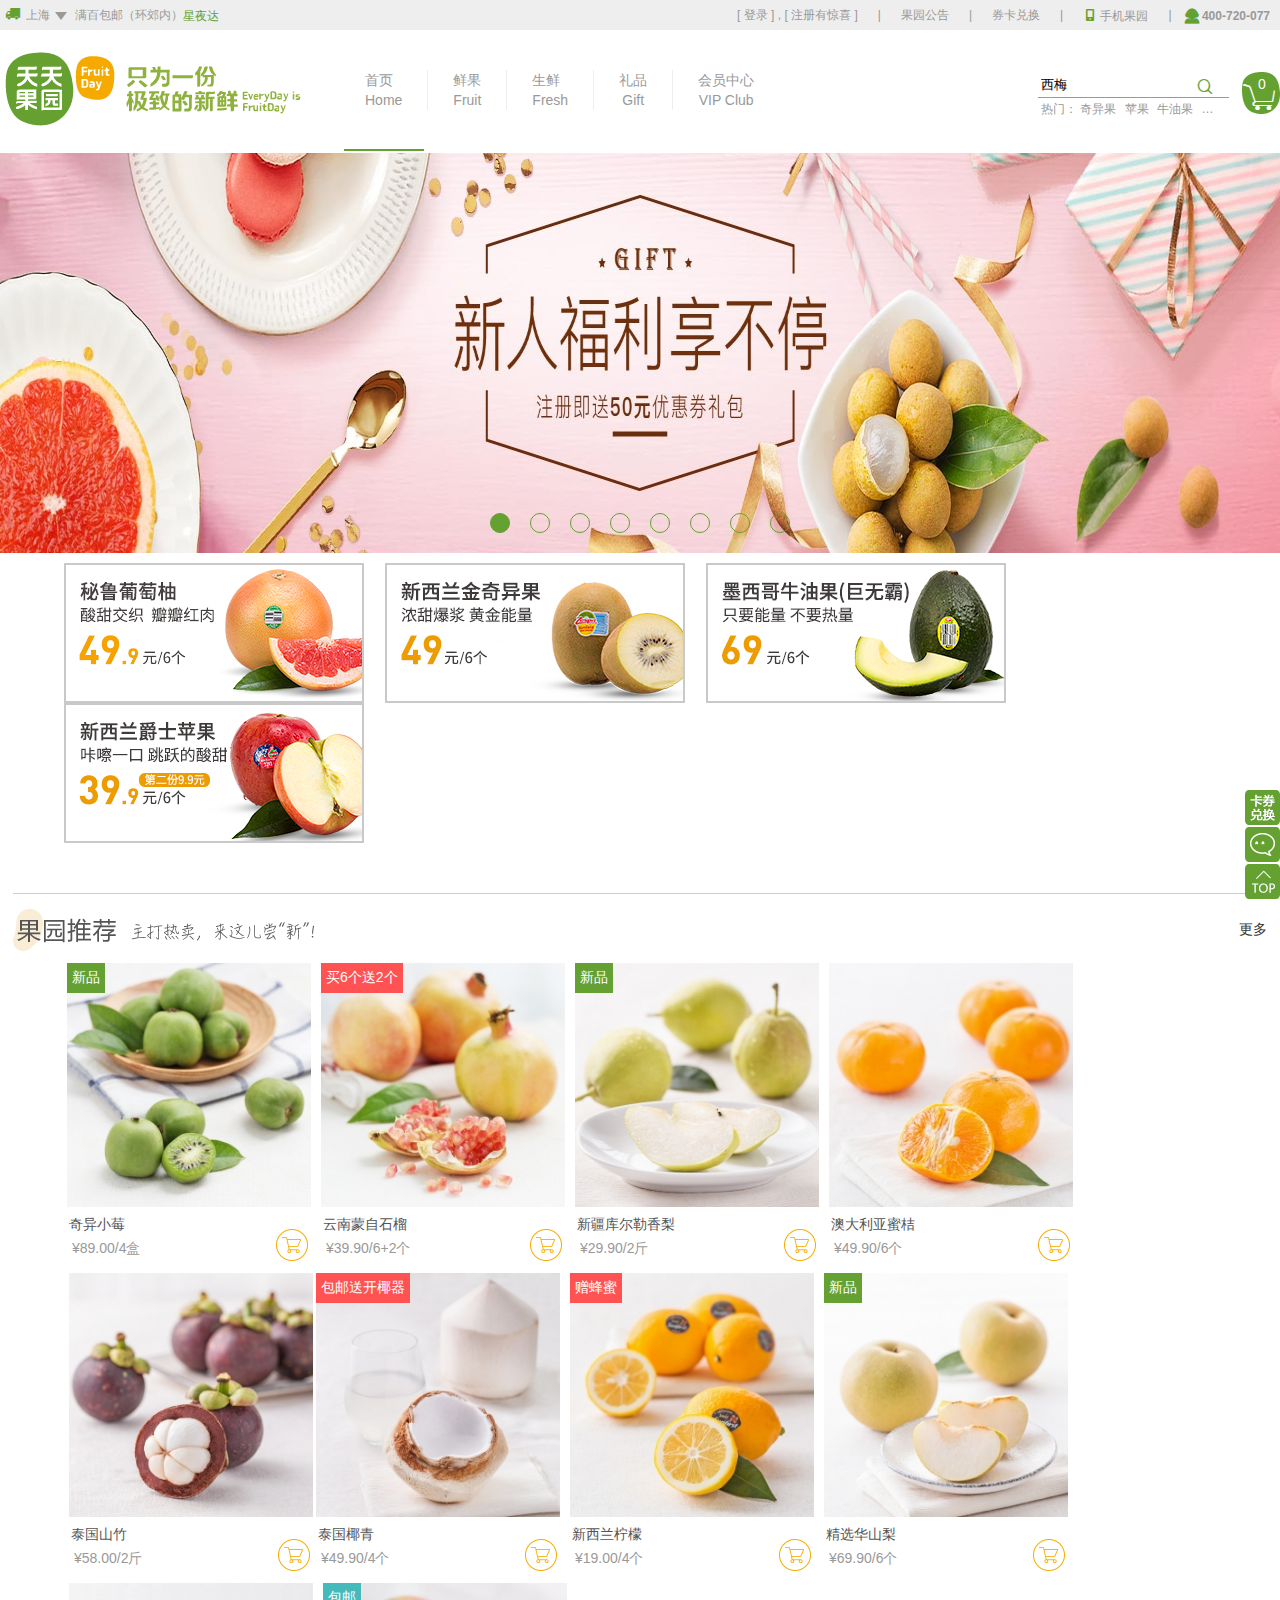
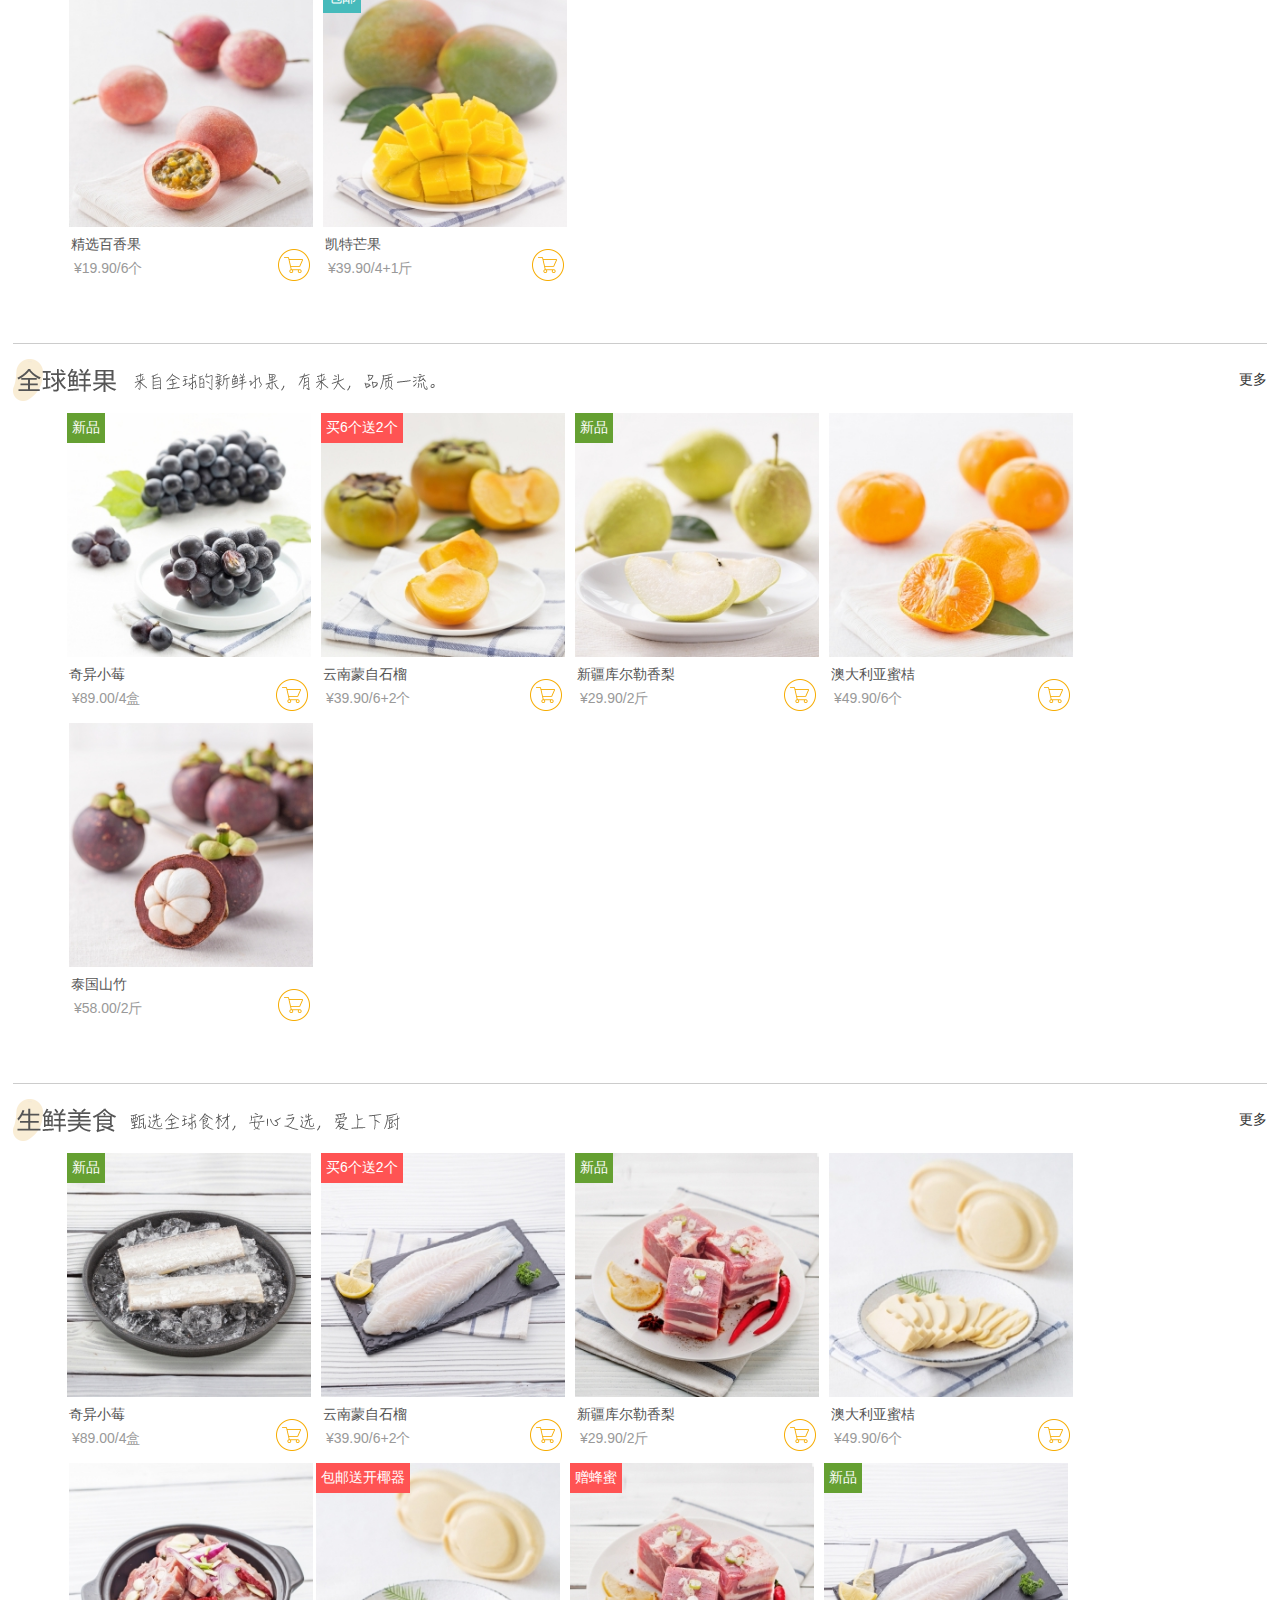
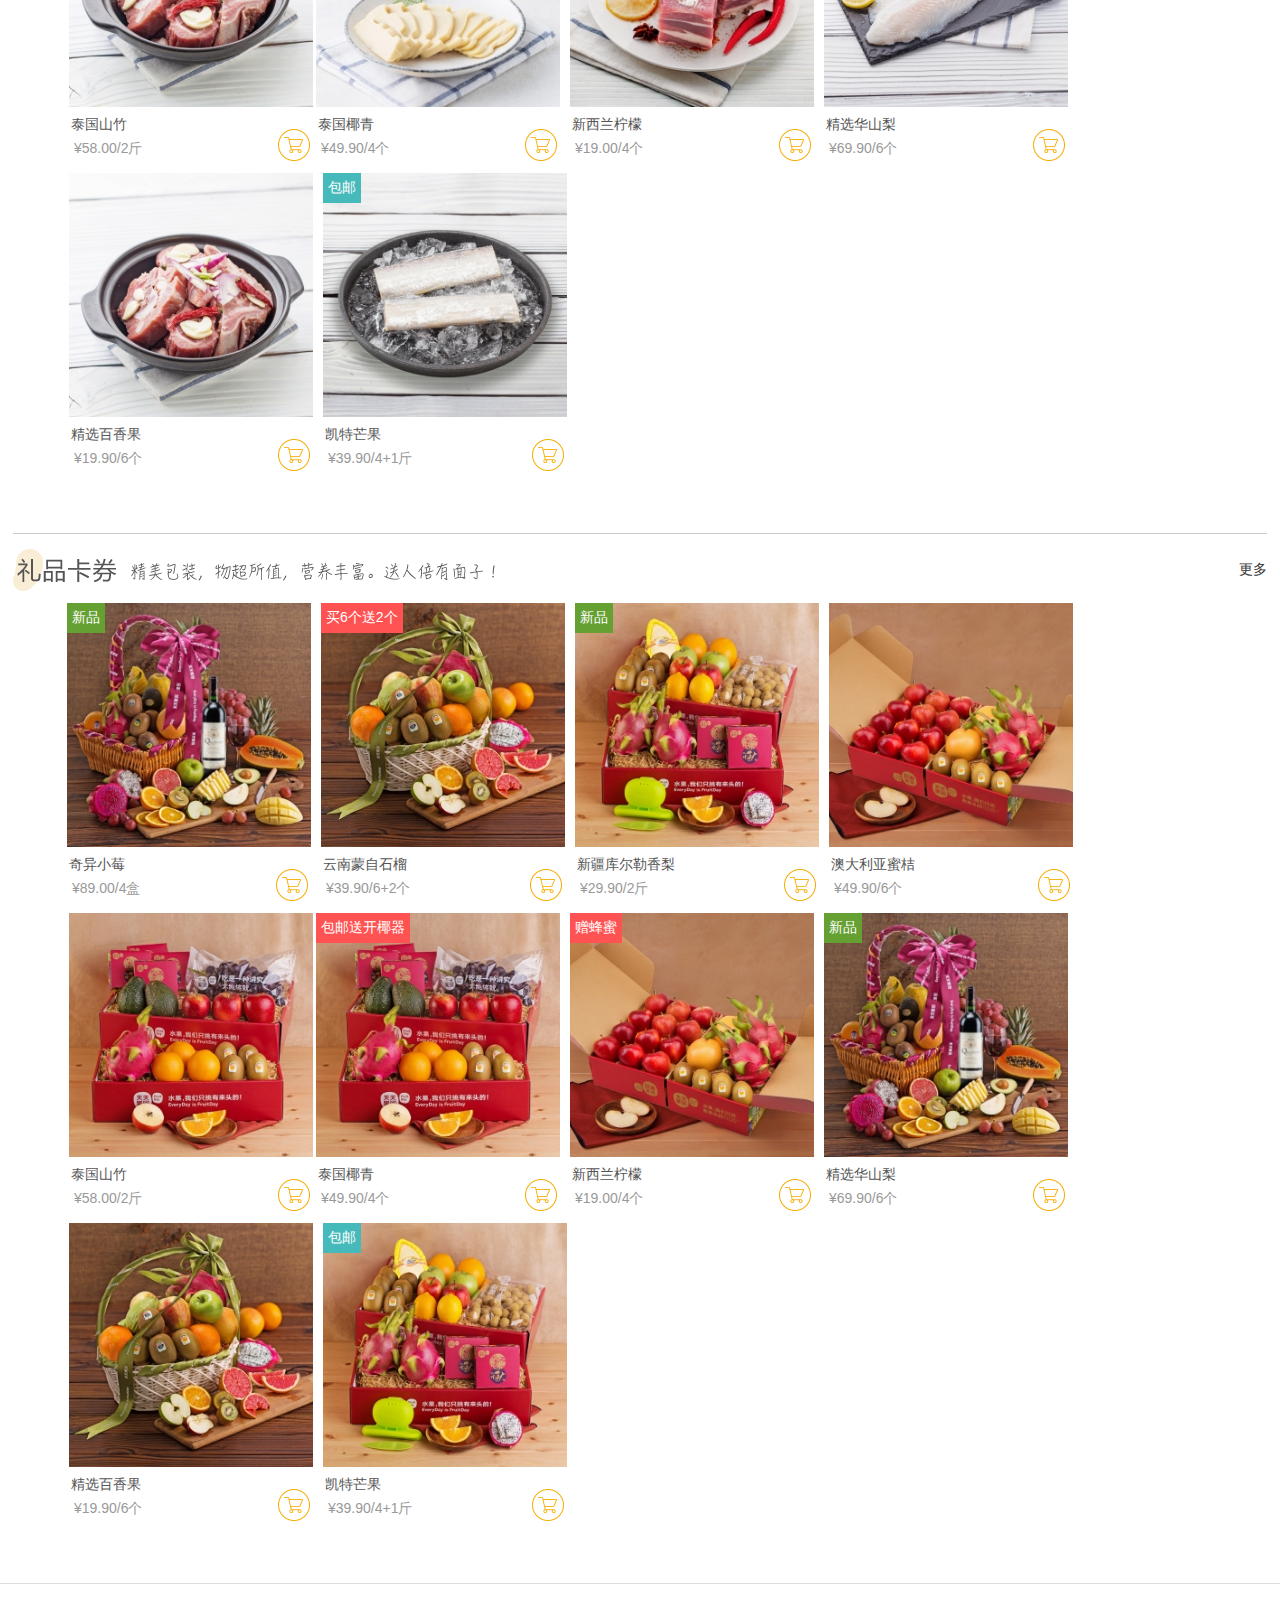
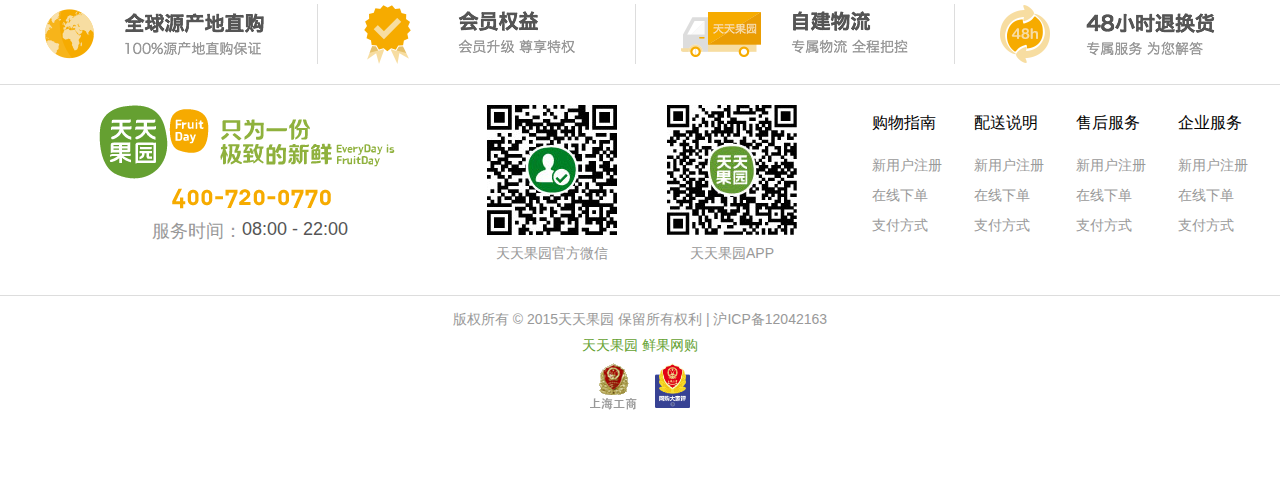
<file: index.html>
<!DOCTYPE html>
<html>
	<head>
		<meta charset="utf-8" />
		<title>天天果园-首页</title>
		<link rel="stylesheet" type="text/css" href="css/public.css"/>
		<link rel="stylesheet" type="text/css" href="css/style.css"/>
		<link rel="stylesheet" type="text/css" href="font/search/iconfont.css"/>
		<link rel="stylesheet" type="text/css" href="font/shopCar/iconfont.css"/>
		<link rel="stylesheet" type="text/css" href="font/Rightjt/iconfont.css"/>
		<link rel="stylesheet" type="text/css" href="font/phone/iconfont.css"/>
		<link rel="stylesheet" type="text/css" href="font/kefu/iconfont.css"/>
		<link rel="stylesheet" type="text/css" href="font/wuliu/iconfont.css"/>
	</head>
	<body>
		<div id="top">
			<div class="address">
				<i class="iconfont">&#xe622;</i>
				<a href="#" class="selt">上海</a>
				<span></span>
				<div class="add">
					<p>热门城市：</p>
					<ul class="city">
						<a href="#">上海</a>
						<a href="#">广州</a>
						<a href="#">北京</a>
						<a href="#">苏州</a>
						<a href="#">南京</a>
						<a href="#">深圳</a>
					</ul>
					<p>选择城市：</p>
					<ul class="citys"></ul>
				</div>
			</div>
			<p class="by">满百包邮（环郊内）</p>
			<a href="#" target="_blank" class="xyd">星夜达</a>	
			<ul class="nav">
				<li class="first">
					<a href="html/login.html" target="_blank">[ 登录 ] ,</a>  
					<a href="html/register.html" target="_blank">[ 注册有惊喜 ]</a>
					<a href="javascript:;" target="_blank" class="user exit"></a>  
					<a href="javascript:;" target="_blank" class="exit">[ 退出登录 ]</a>
				</li>
				<li>|</li>
				<li class="gygg">
					<a href="#">果园公告</a>
					<div class="more">
						<ul class="ad">
							<li><a href="">全仓2000元充值活动调整公告</a><span>new</span></li>
							<li><a href="">全仓充值活动调整公告</a></li>
							<li><a href="">天天果园400热线系统升级恢复</a><span>new</span></li>
						</ul>
						<a href="#" target="_blank" class="ckgd">查看更多 ></a>
					</div>
				</li>
				<li>|</li>
				<li class="jkdh"><a href="#">券卡兑换</a></li>
				<li>|</li>
				<li class="pho">
					<i class="iconfont">&#xe64d;</i>
					<a href="#">手机果园</a>
					<div class="download">
						<dl>
							<dt><span>下载果园app,</span>即享果园特价商品</dt>
							<img src="images/guan_ewcode2.jpg" class="erweim"/>
							<a href="#"><img src="images/guan_btn01.jpg"/></a>
							<a href="#"><img src="images/guan_btn02.jpg"/></a>
						</dl>
						<dl class="down">
							<img src="images/guan_ewcode1.jpg" class="erweim"/>
							<dt><span>关注果园微信</span><br/>优惠信息实时掌握</dt>
						</dl>
					</div>
				</li>
				<li>|</li>
				<li class="number">
					<i class="iconfont">&#xf0054;</i>
					<a href="#">400-720-077</a>
				</li>
			</ul>
		</div>
		<div id="logo">
			<a href="index.html" class="bgicon"></a>
			<ul>
				<li class="now-page"><a href="index.html">首页<span>Home</span></a><em></em></li>
				<li><a href="html/list.html">鲜果<span>Fruit</span></a></li>
				<li><a href="#">生鲜<span>Fresh</span></a></li>
				<li><a href="#">礼品<span>Gift</span></a></li>
				<li><a href="#" class="hyzx">会员中心<span>VIP Club</span></a></li>
			</ul>
			<div class="right">
				<div class="search">
					<input type="text" id="ipt" value="西梅" />
					<button><i class="iconfont">&#xe686;</i></button>
					<div class="hot">热门：
						<a href="#">奇异果</a>
						<a href="#">苹果</a>
						<a href="#">牛油果</a>
						<a href="#">脐橙</a>
					</div>
				</div>
				<div class="car">
					<i class="iconfont">&#xe623;</i>
					<span class="numb">0</span>					
					<p class="no">购物车中还没有商品，赶紧选购吧！<em></em></p>
					<div class="have">
						<em></em>
						<dl>
							<a href="html/detail.html">
								<img src="images/sl.jpg"/>
								<dt>美国有籽红提</dt>
								<dd>&yen;99.00/4+1斤</dd>
								<div class="num">
									<span onselectstart="return false" class="jian">-</span>   <!--IE、谷歌阻止文本双击被选中-->
									<input type="text" id="ipt" value="1" />
									<span onselectstart="return false" class="jia">+</span>
								</div>
								<div class="delete">删除</div>
							</a>
						</dl>
						<div class="shopdown">
							<div class="allNum">
								 共<span>1</span>件商品
							</div>
							<p>
								 商品小计 <span>99.00</span>
							</p>
							<a href="html/shopCar.html">立即结算</a>
						</div>
					</div>
				</div>
			</div>
		</div>
		<div id="turn">
			<ul id="pic">
				<li><img src="images/tu1.jpg"/></li>
				<li><img src="images/tu2.jpg"/></li>
				<li><img src="images/tu3.jpg"/></li>
				<li><img src="images/tu4.jpg"/></li>
				<li><img src="images/tu5.jpg"/></li>
				<li><img src="images/tu6.jpg"/></li>
				<li><img src="images/tu7.jpg"/></li>
				<li><img src="images/tu8.jpg"/></li>
			</ul>
			<ul class="dot">
				<li class="active"></li>
				<li></li>
				<li></li>
				<li></li>
				<li></li>
				<li></li>
				<li></li>
				<li></li>
			</ul>
		</div>
		<div id="main">
			<ul>
				<li><a href="html/detail.html" target="_blank"><img src="images/pty.jpg" alt=""/></a></li>
				<li><a href="html/detail.html" target="_blank"><img src="images/qyg.jpg"/></a></li>
				<li><a href="html/detail.html" target="_blank"><img src="images/nyg.jpg"/></a></li>
				<li class="last"><a href="html/detail.html" target="_blank"><img src="images/apple.jpg"/></a></li>
			</ul>
		</div>
		<div id="content">
			<!--果园推荐-->
			<div class="fruit">
				<div class="fruitimg">
					<img src="images/guan_t1.png" class="icon1"/>
					<a href="#" target="_blank" class="more">更多</a>
				</div>
				<div class="fruit-list">
					<ul class="list">
						<li class="clear-list left">
							<dl>
								<a href="html/detail.html" target="_blank"><img src="images/qyxm.jpg"/></a>
								<dt>奇异小莓</dt>
								<dd>&yen;89.00/4盒</dd>									
							</dl>
							<span>新品</span>
							<div class="addCar"></div>					
						</li>
						<li class="clear-list">
							<dl>
								<a href="html/detail.html" target="_blank"><img src="images/ynmzsl.jpg"/></a>
								<dt>云南蒙自石榴</dt>
								<dd>&yen;39.90/6+2个</dd>									
							</dl>
							<span class="red">买6个送2个</span>
							<div class="addCar"></div>					
						</li>
						<li class="clear-list">
							<dl>
								<a href="html/detail.html" target="_blank"><img src="images/xjkelxl.jpg"/></a>
								<dt>新疆库尔勒香梨</dt>
								<dd>&yen;29.90/2斤</dd>									
							</dl>
							<span>新品</span>
							<div class="addCar"></div>					
						</li>
						<li class="clear-list">
							<dl>
								<a href="html/detail.html" target="_blank"><img src="images/adlymj.jpg"/></a>
								<dt>澳大利亚蜜桔</dt>
								<dd>&yen;49.90/6个</dd>									
							</dl>
							<!--<span>新品</span>-->
							<div class="addCar"></div>					
						</li>
						<li class="clear-list right">
							<dl>
								<a href="html/detail.html" target="_blank"><img src="images/tgsz.jpg"/></a>
								<dt>泰国山竹</dt>
								<dd>&yen;58.00/2斤</dd>									
							</dl>
							<!--<span>新品</span>-->
							<div class="addCar"></div>					
						</li>
						<li class="clear-list left">
							<dl>
								<a href="html/detail.html" target="_blank"><img src="images/tgyq.jpg"/></a>
								<dt>泰国椰青</dt>
								<dd>&yen;49.90/4个</dd>									
							</dl>
							<span class="red">包邮送开椰器</span>
							<div class="addCar"></div>					
						</li>
						<li class="clear-list">
							<dl>
								<a href="html/detail.html" target="_blank"><img src="images/xxlnm.jpg"/></a>
								<dt>新西兰柠檬</dt>
								<dd>&yen;19.00/4个</dd>									
							</dl>
							<span class="red">赠蜂蜜</span>
							<div class="addCar"></div>					
						</li>
						<li class="clear-list">
							<dl>
								<a href="html/detail.html" target="_blank"><img src="images/jxhsl.jpg"/></a>
								<dt>精选华山梨</dt>
								<dd>&yen;69.90/6个</dd>									
							</dl>
							<span>新品</span>
							<div class="addCar"></div>					
						</li>
						<li class="clear-list">
							<dl>
								<a href="html/detail.html" target="_blank"><img src="images/jxbxg.jpg"/></a>
								<dt>精选百香果</dt>
								<dd>&yen;19.90/6个</dd>									
							</dl>
							<!--<span>新品</span>-->
							<div class="addCar"></div>					
						</li>
						<li class="clear-list right">
							<dl>
								<a href="html/detail.html" target="_blank"><img src="images/ktmg.jpg"/></a>
								<dt>凯特芒果</dt>
								<dd>&yen;39.90/4+1斤</dd>									
							</dl>
							<span class="bao">包邮</span>
							<div class="addCar"></div>					
						</li>
					</ul>
				</div>
			</div>
			<!--全球鲜果-->
			<div class="fruit">
				<div class="fruitimg">
					<img src="images/guan_t2.png" class="icon1"/>
					<a href="#" target="_blank" class="more">更多</a>
				</div>
				<div class="fruit-list">
					<ul class="list">
						<li class="clear-list left">
							<dl>
								<a href="html/detail.html" target="_blank"><img src="images/hgqqdpt.jpg"/></a>
								<dt>奇异小莓</dt>
								<dd>&yen;89.00/4盒</dd>									
							</dl>
							<span>新品</span>
							<div class="addCar"></div>					
						</li>
						<li class="clear-list">
							<dl>
								<a href="html/detail.html" target="_blank"><img src="images/yncs.jpg"/></a>
								<dt>云南蒙自石榴</dt>
								<dd>&yen;39.90/6+2个</dd>									
							</dl>
							<span class="red">买6个送2个</span>
							<div class="addCar"></div>					
						</li>
						<li class="clear-list">
							<dl>
								<a href="html/detail.html" target="_blank"><img src="images/xjkelxl.jpg"/></a>
								<dt>新疆库尔勒香梨</dt>
								<dd>&yen;29.90/2斤</dd>									
							</dl>
							<span>新品</span>
							<div class="addCar"></div>					
						</li>
						<li class="clear-list">
							<dl>
								<a href="html/detail.html" target="_blank"><img src="images/adlymj.jpg"/></a>
								<dt>澳大利亚蜜桔</dt>
								<dd>&yen;49.90/6个</dd>									
							</dl>
							<!--<span>新品</span>-->
							<div class="addCar"></div>					
						</li>
						<li class="clear-list right">
							<dl>
								<a href="html/detail.html" target="_blank"><img src="images/tgsz.jpg"/></a>
								<dt>泰国山竹</dt>
								<dd>&yen;58.00/2斤</dd>									
							</dl>
							<!--<span>新品</span>-->
							<div class="addCar"></div>					
						</li>
					</ul>
				</div>
			</div>
			<!--生鲜美食-->
			<div class="fruit">
				<div class="fruitimg">
					<img src="images/guan_t3.png" class="icon1"/>
					<a href="#" target="_blank" class="more">更多</a>
				</div>
				<div class="fruit-list">
					<ul class="list">
						<li class="clear-list left">
							<dl>
								<a href="html/detail.html" target="_blank"><img src="images/yxdhdyd.jpg"/></a>
								<dt>奇异小莓</dt>
								<dd>&yen;89.00/4盒</dd>									
							</dl>
							<span>新品</span>
							<div class="addCar"></div>					
						</li>
						<li class="clear-list">
							<dl>
								<a href="html/detail.html" target="_blank"><img src="images/ynbsyl.jpg"/></a>
								<dt>云南蒙自石榴</dt>
								<dd>&yen;39.90/6+2个</dd>									
							</dl>
							<span class="red">买6个送2个</span>
							<div class="addCar"></div>					
						</li>
						<li class="clear-list">
							<dl>
								<a href="html/detail.html" target="_blank"><img src="images/bxjxnnk.jpg"/></a>
								<dt>新疆库尔勒香梨</dt>
								<dd>&yen;29.90/2斤</dd>									
							</dl>
							<span>新品</span>
							<div class="addCar"></div>					
						</li>
						<li class="clear-list">
							<dl>
								<a href="html/detail.html" target="_blank"><img src="images/rssby.jpg"/></a>
								<dt>澳大利亚蜜桔</dt>
								<dd>&yen;49.90/6个</dd>									
							</dl>
							<!--<span>新品</span>-->
							<div class="addCar"></div>					
						</li>
						<li class="clear-list right">
							<dl>
								<a href="html/detail.html" target="_blank"><img src="images/xxlxnjg.jpg"/></a>
								<dt>泰国山竹</dt>
								<dd>&yen;58.00/2斤</dd>									
							</dl>
							<!--<span>新品</span>-->
							<div class="addCar"></div>					
						</li>
						<li class="clear-list left">
							<dl>
								<a href="html/detail.html" target="_blank"><img src="images/rssby.jpg"/></a>
								<dt>泰国椰青</dt>
								<dd>&yen;49.90/4个</dd>									
							</dl>
							<span class="red">包邮送开椰器</span>
							<div class="addCar"></div>					
						</li>
						<li class="clear-list">
							<dl>
								<a href="html/detail.html" target="_blank"><img src="images/bxjxnnk.jpg"/></a>
								<dt>新西兰柠檬</dt>
								<dd>&yen;19.00/4个</dd>									
							</dl>
							<span class="red">赠蜂蜜</span>
							<div class="addCar"></div>					
						</li>
						<li class="clear-list">
							<dl>
								<a href="html/detail.html" target="_blank"><img src="images/ynbsyl.jpg"/></a>
								<dt>精选华山梨</dt>
								<dd>&yen;69.90/6个</dd>									
							</dl>
							<span>新品</span>
							<div class="addCar"></div>					
						</li>
						<li class="clear-list">
							<dl>
								<a href="html/detail.html" target="_blank"><img src="images/xxlxnjg.jpg"/></a>
								<dt>精选百香果</dt>
								<dd>&yen;19.90/6个</dd>									
							</dl>
							<!--<span>新品</span>-->
							<div class="addCar"></div>					
						</li>
						<li class="clear-list right">
							<dl>
								<a href="html/detail.html" target="_blank"><img src="images/yxdhdyd.jpg"/></a>
								<dt>凯特芒果</dt>
								<dd>&yen;39.90/4+1斤</dd>									
							</dl>
							<span class="bao">包邮</span>
							<div class="addCar"></div>					
						</li>
					</ul>
				</div>
			</div>
			<!--礼品卡券-->
			<div class="fruit">
				<div class="fruitimg">
					<img src="images/guan_t4.png" class="icon1"/>
					<a href="#" target="_blank" class="more">更多</a>
				</div>
				<div class="fruit-list">
					<ul class="list">
						<li class="clear-list left">
							<dl>
								<a href="html/detail.html" target="_blank"><img src="images/fjll.jpg"/></a>
								<dt>奇异小莓</dt>
								<dd>&yen;89.00/4盒</dd>									
							</dl>
							<span>新品</span>
							<div class="addCar"></div>					
						</li>
						<li class="clear-list">
							<dl>
								<a href="html/detail.html" target="_blank"><img src="images/hlsgsgll.jpg"/></a>
								<dt>云南蒙自石榴</dt>
								<dd>&yen;39.90/6+2个</dd>									
							</dl>
							<span class="red">买6个送2个</span>
							<div class="addCar"></div>					
						</li>
						<li class="clear-list">
							<dl>
								<a href="html/detail.html" target="_blank"><img src="images/qymylh.jpg"/></a>
								<dt>新疆库尔勒香梨</dt>
								<dd>&yen;29.90/2斤</dd>									
							</dl>
							<span>新品</span>
							<div class="addCar"></div>					
						</li>
						<li class="clear-list">
							<dl>
								<a href="html/detail.html" target="_blank"><img src="images/momLove.jpg"/></a>
								<dt>澳大利亚蜜桔</dt>
								<dd>&yen;49.90/6个</dd>									
							</dl>
							<!--<span>新品</span>-->
							<div class="addCar"></div>					
						</li>
						<li class="clear-list right">
							<dl>
								<a href="html/detail.html" target="_blank"><img src="images/hjqsxglh.jpg"/></a>
								<dt>泰国山竹</dt>
								<dd>&yen;58.00/2斤</dd>									
							</dl>
							<!--<span>新品</span>-->
							<div class="addCar"></div>					
						</li>
						<li class="clear-list left">
							<dl>
								<a href="html/detail.html" target="_blank"><img src="images/hjqsxglh.jpg"/></a>
								<dt>泰国椰青</dt>
								<dd>&yen;49.90/4个</dd>									
							</dl>
							<span class="red">包邮送开椰器</span>
							<div class="addCar"></div>					
						</li>
						<li class="clear-list">
							<dl>
								<a href="html/detail.html" target="_blank"><img src="images/momLove.jpg"/></a>
								<dt>新西兰柠檬</dt>
								<dd>&yen;19.00/4个</dd>									
							</dl>
							<span class="red">赠蜂蜜</span>
							<div class="addCar"></div>					
						</li>
						<li class="clear-list">
							<dl>
								<a href="html/detail.html" target="_blank"><img src="images/fjll.jpg"/></a>
								<dt>精选华山梨</dt>
								<dd>&yen;69.90/6个</dd>									
							</dl>
							<span>新品</span>
							<div class="addCar"></div>					
						</li>
						<li class="clear-list">
							<dl>
								<a href="html/detail.html" target="_blank"><img src="images/hlsgsgll.jpg"/></a>
								<dt>精选百香果</dt>
								<dd>&yen;19.90/6个</dd>									
							</dl>
							<!--<span>新品</span>-->
							<div class="addCar"></div>					
						</li>
						<li class="clear-list right">
							<dl>
								<a href="html/detail.html" target="_blank"><img src="images/qymylh.jpg"/></a>
								<dt>凯特芒果</dt>
								<dd>&yen;39.90/4+1斤</dd>									
							</dl>
							<span class="bao">包邮</span>
							<div class="addCar"></div>					
						</li>
					</ul>
				</div>
			</div>
		</div>
		<div id="later">
			<ul>
				<li class="li_one"></li>
				<li class="li_two"></li>
				<li class="li_three"></li>
				<li class="li_four"></li>
			</ul>
		</div>
		<div id="bottom">
			<div class="left">
				<img src="images/guan_tel.png"/>
				<p><span>服务时间：</span>08:00 - 22:00</p>
			</div>
			<div class="middle">
				<div class="ll">
					<img src="images/guan_ewcode1.jpg"/>
					<span>天天果园官方微信</span>
				</div>
				<div class="rr">
					<img src="images/guan_ewcode2.jpg"/>
					<span>天天果园APP</span>
				</div>
			</div>
			<div class="right">
				<dl>
					<dt>购物指南</dt>
					<dd><a href="#">新用户注册</a></dd>
					<dd><a href="#">在线下单</a></dd>
					<dd><a href="#">支付方式</a></dd>
				</dl>
				<dl>
					<dt>配送说明</dt>
					<dd><a href="#">新用户注册</a></dd>
					<dd><a href="#">在线下单</a></dd>
					<dd><a href="#">支付方式</a></dd>
				</dl>
				<dl>
					<dt>售后服务</dt>
					<dd><a href="#">新用户注册</a></dd>
					<dd><a href="#">在线下单</a></dd>
					<dd><a href="#">支付方式</a></dd>
				</dl>
				<dl>
					<dt>企业服务</dt>
					<dd><a href="#">新用户注册</a></dd>
					<dd><a href="#">在线下单</a></dd>
					<dd><a href="#">支付方式</a></dd>
				</dl>
			</div>
		</div>
		<div id="footer">
			<p class="copy">版权所有 &copy; 2015天天果园 保留所有权利 | 沪ICP备12042163</p>
			<p class="day">天天果园 鲜果网购</p>
			<div class="guanfang">
				<a href="#">
					<img src="images/guan_shgs.gif"/>
				</a>
				<a href="#" class="ping">
					<img src="images/guan_wgdjp.png"/>
				</a>
			</div>
			<div class="fix">
				<a href="#"></a>
				<a href="#"></a>
				<a href="#"></a>
			</div>
		</div>
	</body>
	<script src="js/jquery-1.12.4.js"></script>
	<script src="js/jquery-1.12.4.min.js"></script>
	<script src="js/topEvent.js"></script>
	<script src="js/pakageCookie.js"></script>
	<script src="js/index.js"></script>
	
	                                                                                                                                                                                                                                                                                                                                                                                                                                                                                                                                                                                                                                                                                                                                                                                                                           
</html>
</file>
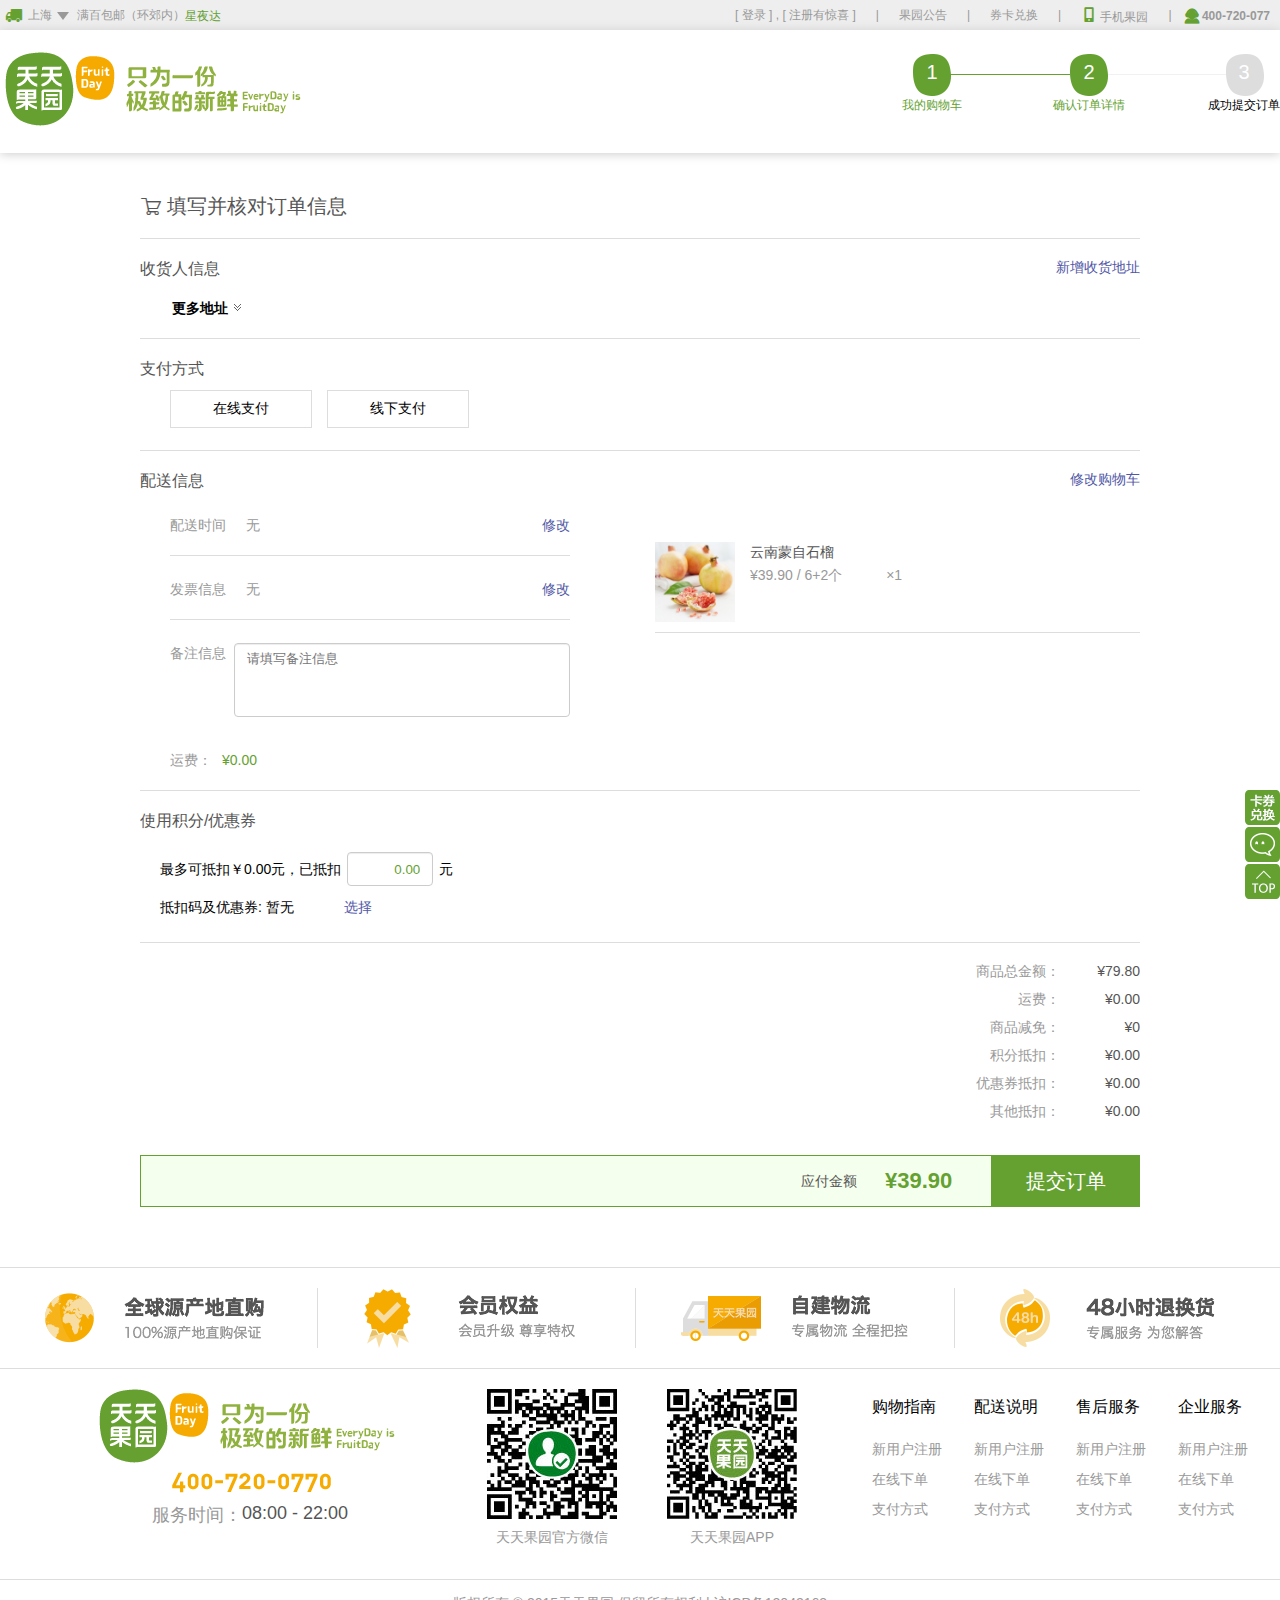
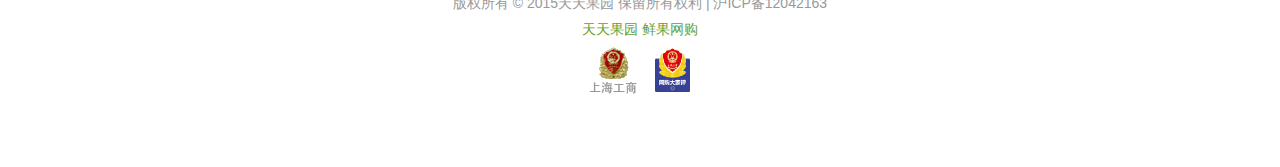
<file: html/account.html>
<!DOCTYPE html>
<html>
	<head>
		<meta charset="UTF-8">
		<title>天天果园-结算页</title>
		<link rel="stylesheet" type="text/css" href="../css/public.css"/>
		<link rel="stylesheet" type="text/css" href="../css/account.css"/>
		<link rel="stylesheet" type="text/css" href="../font/Rightjt/iconfont.css"/>
		<link rel="stylesheet" type="text/css" href="../font/kefu/iconfont.css"/>
		<link rel="stylesheet" type="text/css" href="../font/phone/iconfont.css"/>
		<link rel="stylesheet" type="text/css" href="../font/wuliu/iconfont.css"/>
		<link rel="stylesheet" type="text/css" href="../font/car/iconfont.css"/>
	</head>
	<body>
		<!--头部-->
		<div id="top">
			<div class="address">
				<i class="iconfont">&#xe622;</i>
				<a href="#" class="selt">上海</a>
				<span></span>
				<div class="add">
					<p>热门城市：</p>
					<ul class="city">
						<a href="#">上海</a>
						<a href="#">广州</a>
						<a href="#">北京</a>
						<a href="#">苏州</a>
						<a href="#">南京</a>
						<a href="#">深圳</a>
					</ul>
					<p>选择城市：</p>
					<ul class="citys"></ul>
				</div>
			</div>
			<p class="by">满百包邮（环郊内）</p>
			<a href="#" target="_blank" class="xyd">星夜达</a>	
			<ul class="nav">
				<li class="first">
					<a href="login.html" target="_blank">[ 登录 ]</a> , 
					<a href="register.html" target="_blank">[ 注册有惊喜 ]</a>
					<a href="javascript:;" target="_blank" class="user exit"></a>  
					<a href="javascript:;" target="_blank" class="exit">[ 退出登录 ]</a>
				</li>
				<li>|</li>
				<li class="gygg">
					<a href="#">果园公告</a>
					<div class="more">
						<ul class="ad">
							<li><a href="">全仓2000元充值活动调整公告</a><span>new</span></li>
							<li><a href="">全仓充值活动调整公告</a></li>
							<li><a href="">天天果园400热线系统升级恢复</a><span>new</span></li>
						</ul>
						<a href="#" target="_blank" class="ckgd">查看更多 ></a>
					</div>
				</li>
				<li>|</li>
				<li class="jkdh"><a href="#">券卡兑换</a></li>
				<li>|</li>
				<li class="pho">
					<i class="iconfont">&#xe64d;</i>
					<a href="#">手机果园</a>
					<div class="download">
						<dl>
							<dt><span>下载果园app,</span>即享果园特价商品</dt>
							<img src="../images/guan_ewcode2.jpg" class="erweim"/>
							<a href="#"><img src="../images/guan_btn01.jpg"/></a>
							<a href="#"><img src="../images/guan_btn02.jpg"/></a>
						</dl>
						<dl class="down">
							<img src="../images/guan_ewcode1.jpg" class="erweim"/>
							<dt><span>关注果园微信</span><br/>优惠信息实时掌握</dt>
						</dl>
					</div>
				</li>
				<li>|</li>
				<li class="number">
					<i class="iconfont">&#xf0054;</i>
					<a href="#">400-720-077</a>
				</li>
			</ul>
		</div>
		<div id="logo">
			<a href="../index.html" target="_blank" class="bgicon"></a>
			<ul>
				<li class="myself">
					<span>1</span>
					<div>我的购物车</div>
				</li>
				<li class="ok">
					<span>2</span>
					<div>确认订单详情</div>
				</li>
				<li class="sub">
					<span>3</span>
					<div>成功提交订单</div>
				</li>
			</ul>
		</div>
		<!--下订单-->
		<div id="content">
			<div class="information">
				<h3><i class="iconfont">&#xe653;</i>填写并核对订单信息</h3>
				<h4>收货人信息<a href="javascript:;">新增收货地址</a></h4>
				<div class="newAdd">
					<div class="more">更多地址<span></span></div>				
				</div>
				<h4>支付方式</h4>
				<div class="pay">
					<div>在线支付</div>
					<div class="zf">
						<m>线下支付</m>
						<ul class="pay-type">
							<span></span>
							<li>货到付现金</li>
							<li>货到刷银行卡</li>
							<li>红色储值卡支付</li>
							<li>金色储值卡支付</li>
							<li>果实卡卡支付</li>
							<li>通用券/代金券支付</li>
						</ul>
					</div>
				</div>
				<h4>配送信息<a href="javascript:;">修改购物车</a></h4>
				<div class="order">
					<div class="order-left">
						<h5>
							<p>配送时间</p>
							<span>无</span>
							<a href="javascript:;">修改</a>
						</h5>
						<h5>
							<p>发票信息</p>
							<span>无</span>
							<a href="javascript:;">修改</a>
						</h5>
						<h5 class="bz">
							<p>备注信息</p>
							<textarea name=""placeholder="请填写备注信息"></textarea>
							<div>运费：<span>&yen;0.00</span></div>							
						</h5>
					</div>
					<div class="order-right">
						<dl>
							<div><img src="../images/tab-tu1.jpg"/></div>
							<dt>云南蒙自石榴</dt>
							<dd>&yen;39.90 / 6+2个 <span>&times;1</span></dd>							
						</dl>
					</div>
				</div>
				<div class="jf">
					<h4>使用积分/优惠券</h4>
					<div>
						<p>最多可抵扣￥0.00元，已抵扣<input type="text" value="0.00"/>元</p>
						<p>抵扣码及优惠券: 暂无<a href="javascript:;">选择</a></p>
					</div>
				</div>
				<ul class="type-money">
					<li>商品总金额：<span>&yen;79.80</span></li>
					<li>运费：<span>&yen;0.00</span></li>
					<li>商品减免：<span>&yen;0</span></li>
					<li>积分抵扣：<span>&yen;0.00</span></li>
					<li>优惠券抵扣：<span>&yen;0.00</span></li>
					<li>其他抵扣：<span>&yen;0.00</span></li>
				</ul>
				<div class="account">
					<div class="js">
						<p>应付金额</p>
						<span class="money">&yen;39.90</span>
						<a href="#">提交订单</a>
					</div>
				</div>
			</div>
		</div>
		<div id="later">
			<ul>
				<li class="li_one"></li>
				<li class="li_two"></li>
				<li class="li_three"></li>
				<li class="li_four"></li>
			</ul>
		</div>
		<div id="bottom">
			<div class="left">
				<img src="../images/guan_tel.png"/>
				<p><span>服务时间：</span>08:00 - 22:00</p>
			</div>
			<div class="middle">
				<div class="ll">
					<img src="../images/guan_ewcode1.jpg"/>
					<span>天天果园官方微信</span>
				</div>
				<div class="rr">
					<img src="../images/guan_ewcode2.jpg"/>
					<span>天天果园APP</span>
				</div>
			</div>
			<div class="right">
				<dl>
					<dt>购物指南</dt>
					<dd><a href="#">新用户注册</a></dd>
					<dd><a href="#">在线下单</a></dd>
					<dd><a href="#">支付方式</a></dd>
				</dl>
				<dl>
					<dt>配送说明</dt>
					<dd><a href="#">新用户注册</a></dd>
					<dd><a href="#">在线下单</a></dd>
					<dd><a href="#">支付方式</a></dd>
				</dl>
				<dl>
					<dt>售后服务</dt>
					<dd><a href="#">新用户注册</a></dd>
					<dd><a href="#">在线下单</a></dd>
					<dd><a href="#">支付方式</a></dd>
				</dl>
				<dl>
					<dt>企业服务</dt>
					<dd><a href="#">新用户注册</a></dd>
					<dd><a href="#">在线下单</a></dd>
					<dd><a href="#">支付方式</a></dd>
				</dl>
			</div>
		</div>
		<div id="footer">
			<p class="copy">版权所有 &copy; 2015天天果园 保留所有权利 | 沪ICP备12042163</p>
			<p class="day">天天果园 鲜果网购</p>
			<div class="guanfang">
				<a href="#">
					<img src="../images/guan_shgs.gif"/>
				</a>
				<a href="#" class="ping">
					<img src="../images/guan_wgdjp.png"/>
				</a>
			</div>
			<div class="fix">
				<a href="#"></a>
				<a href="#"></a>
				<a href="#"></a>
			</div>
		</div>
	</body>
	<script src="../js/jquery-1.12.4.js"></script>
	<script src="../js/topEvent.js"></script>
	<script src="../js/account.js"></script>	
	<script src="../js/top-address.js"></script>
</html>
</file>
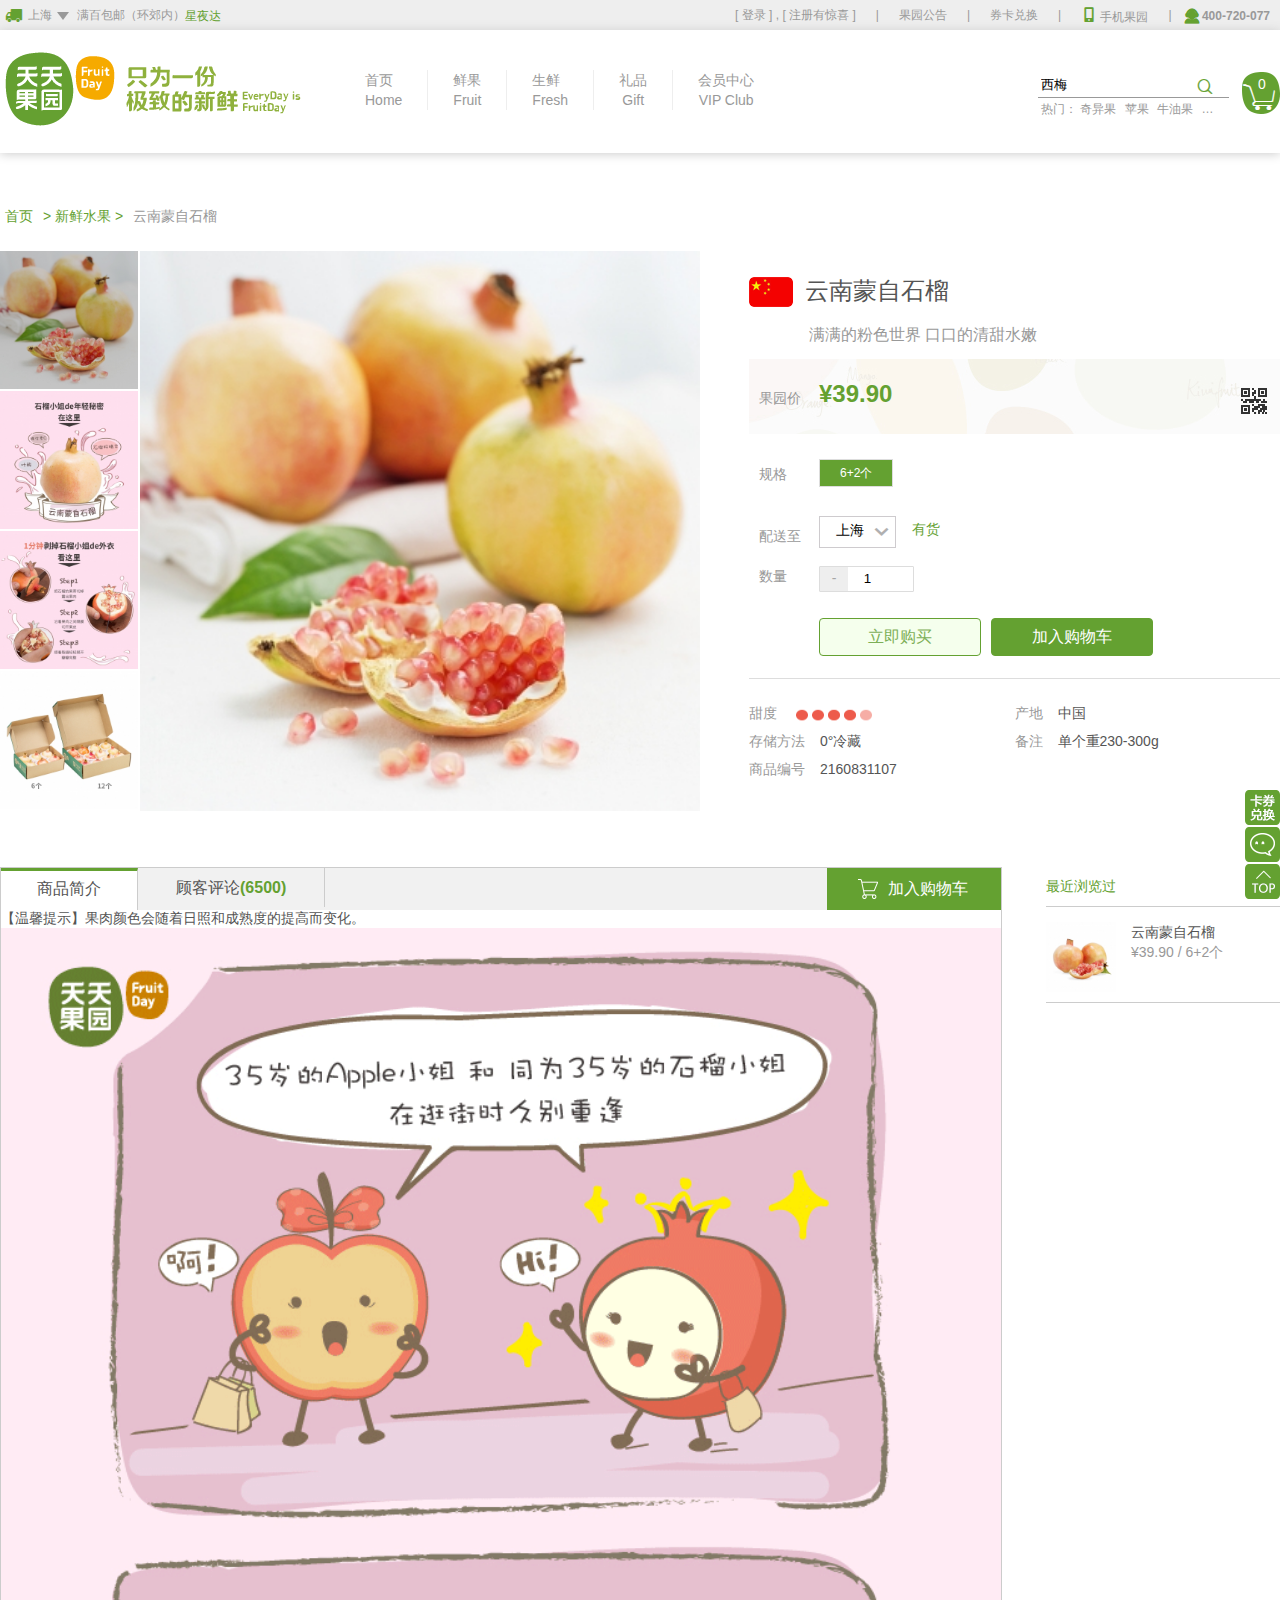
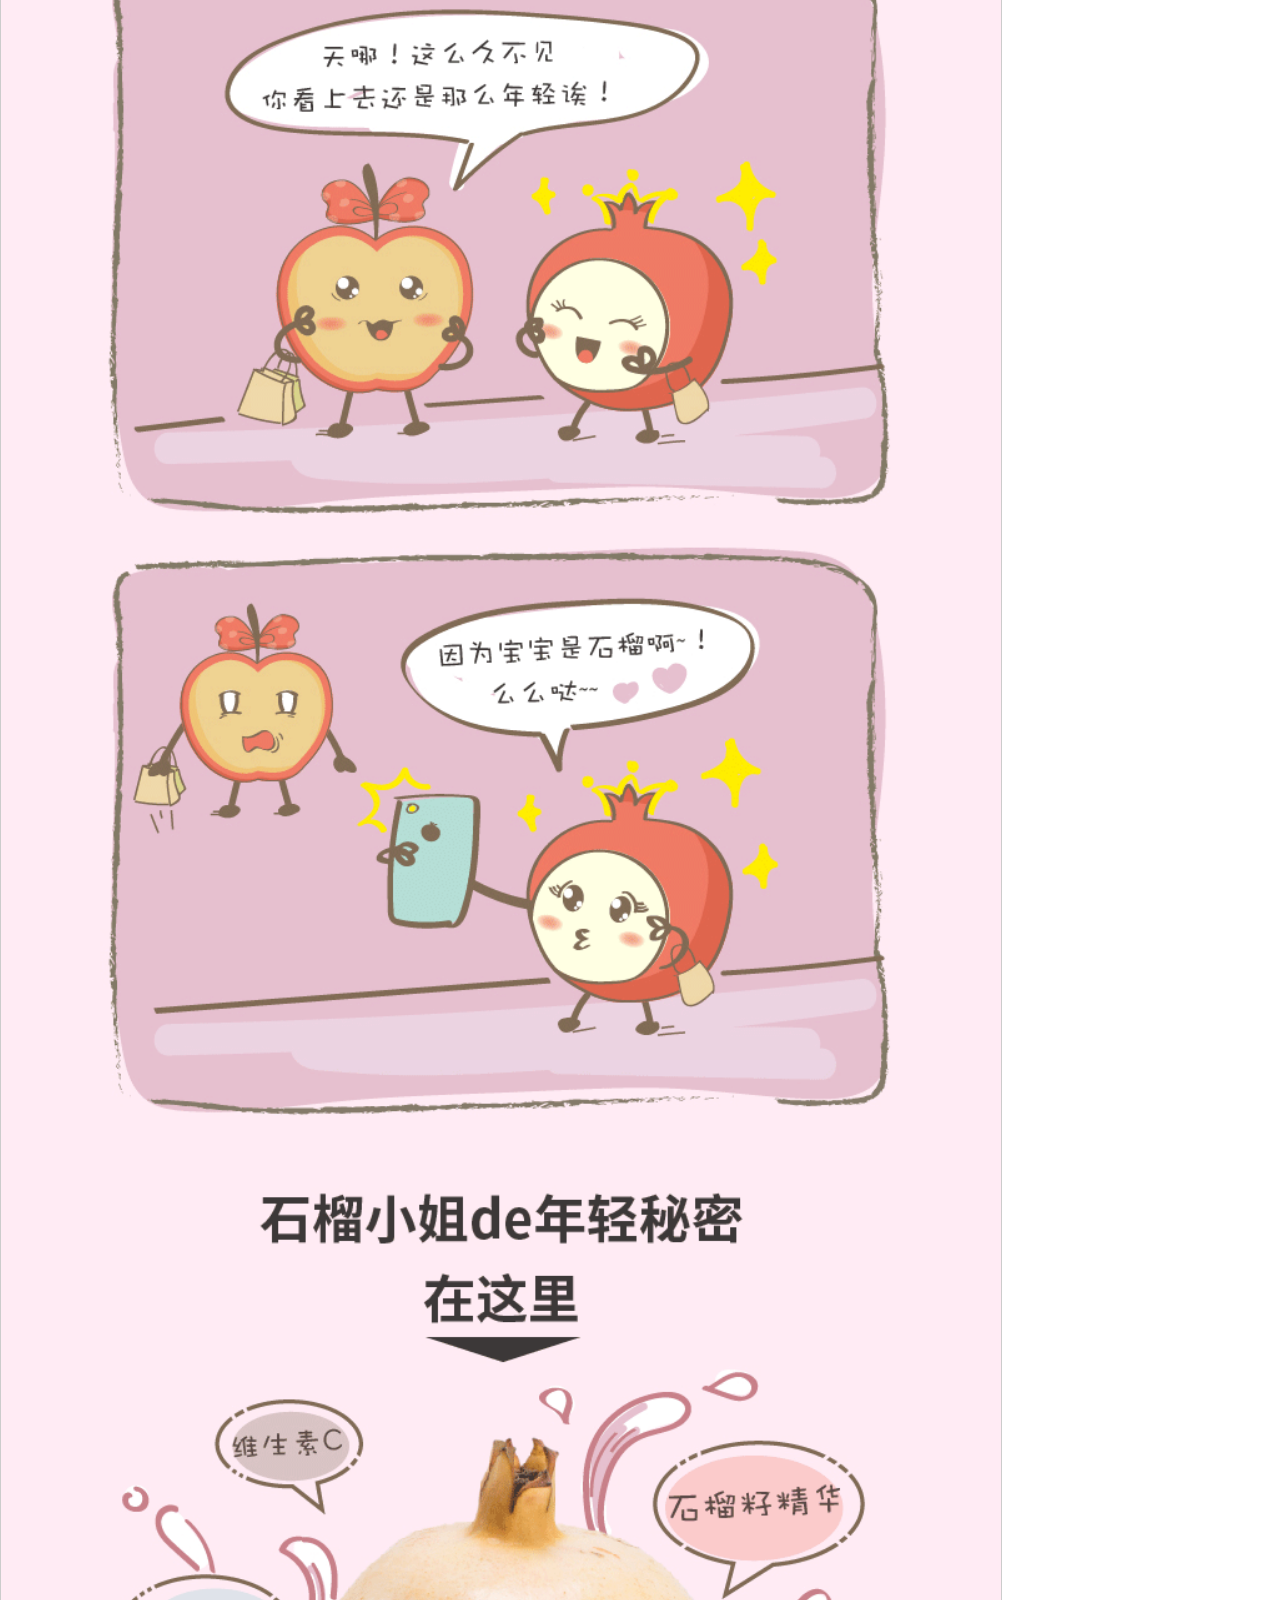
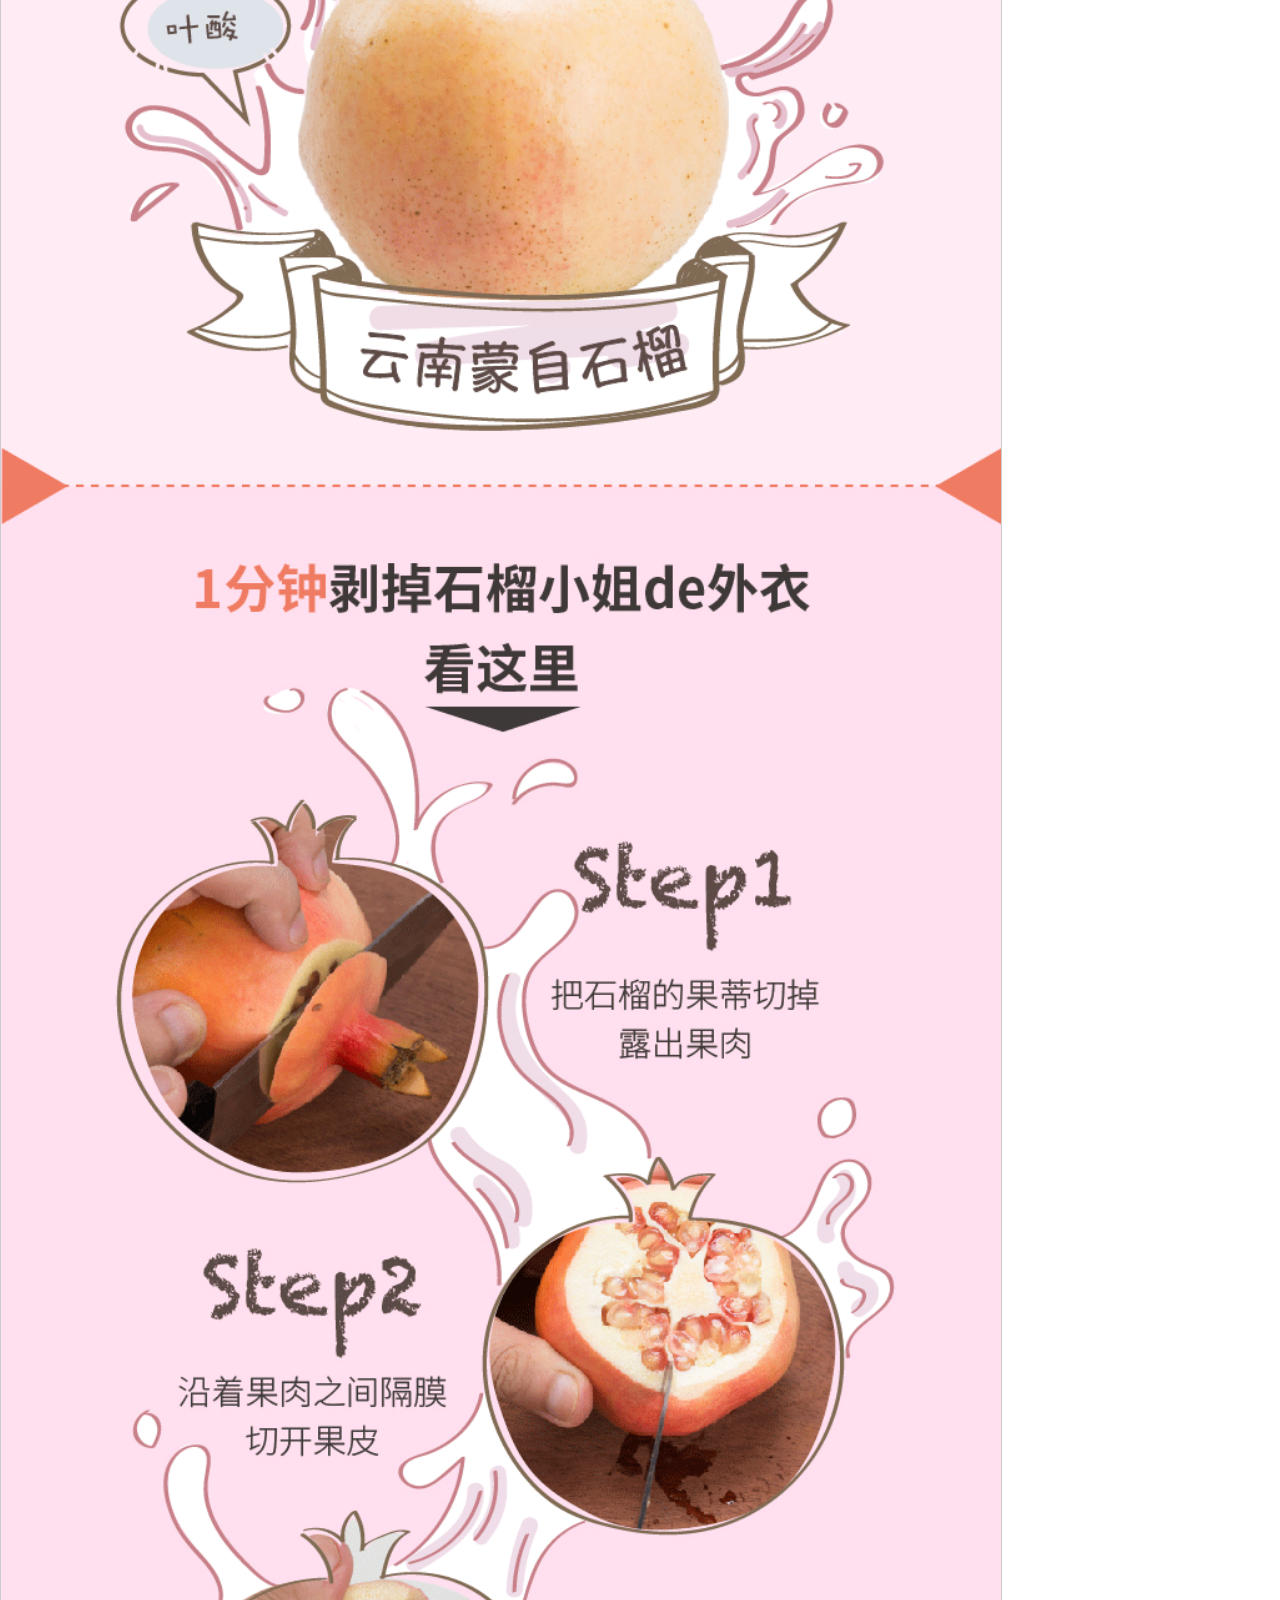
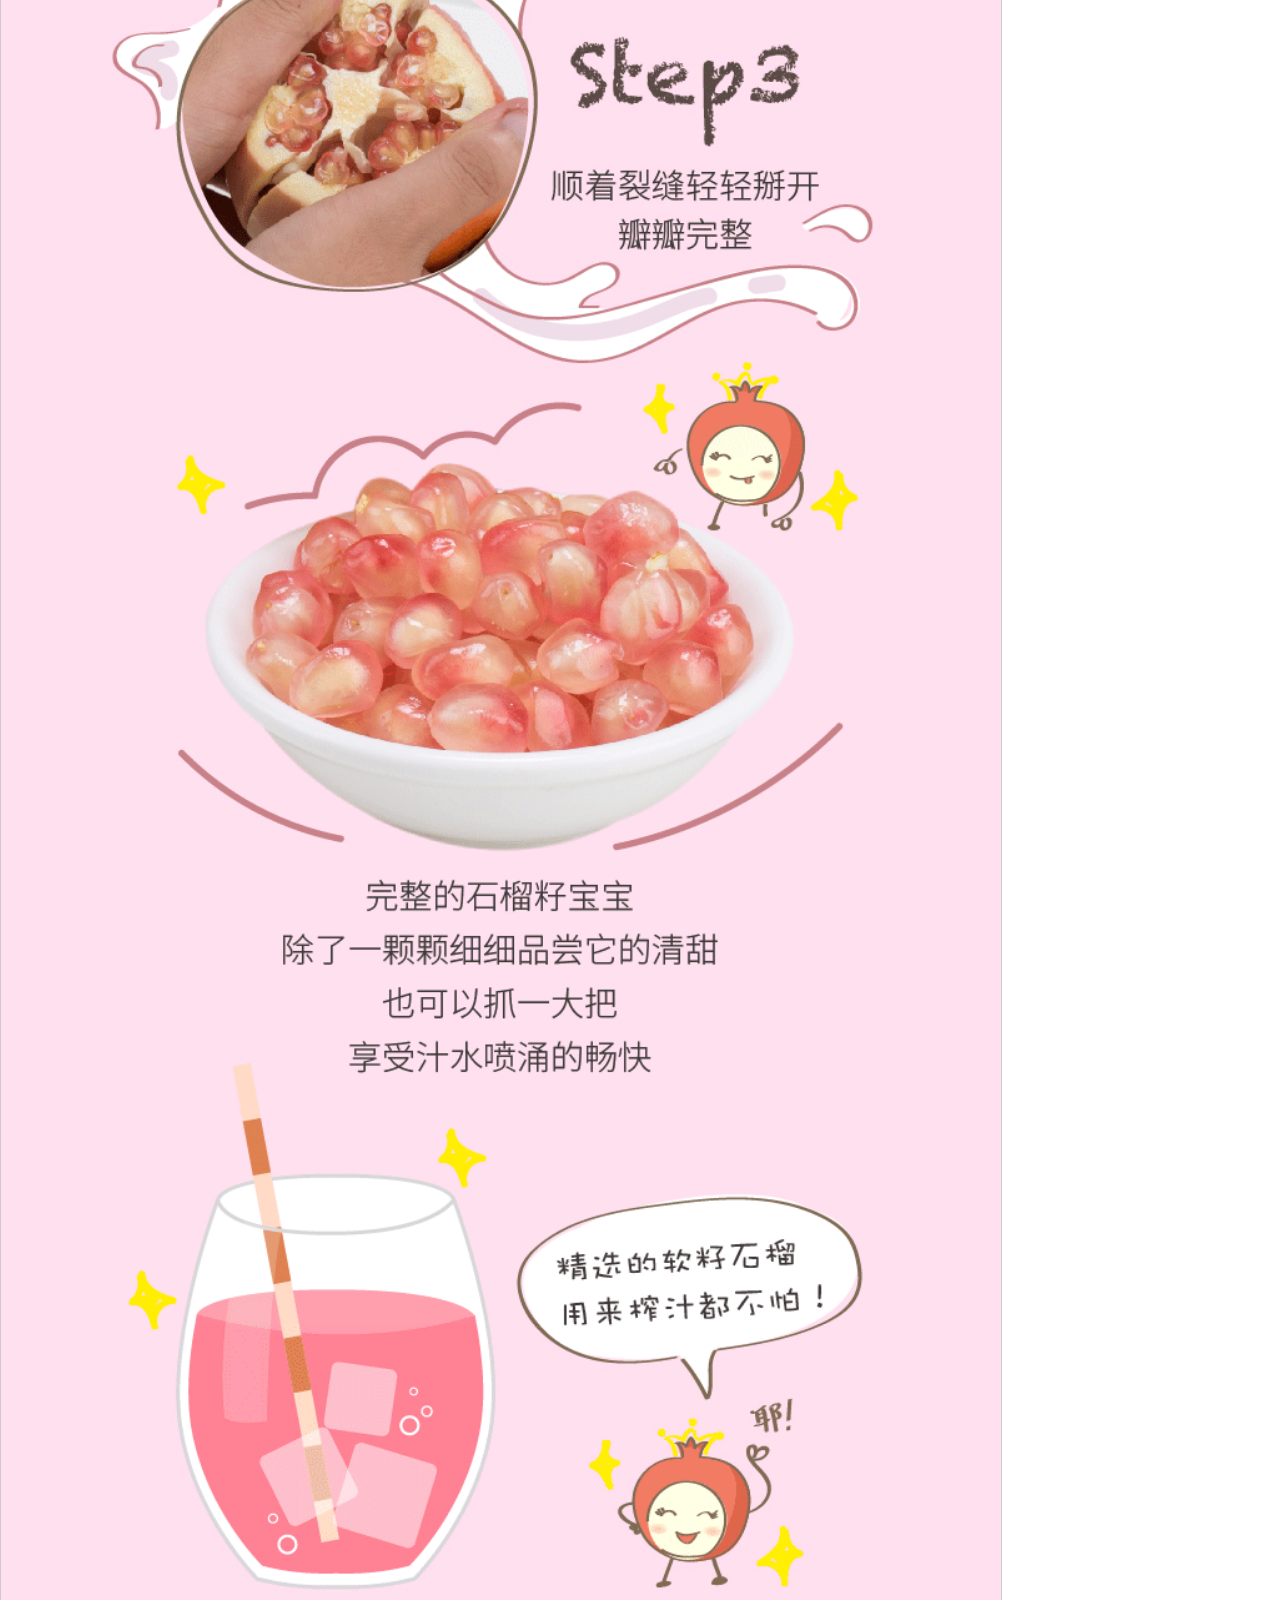
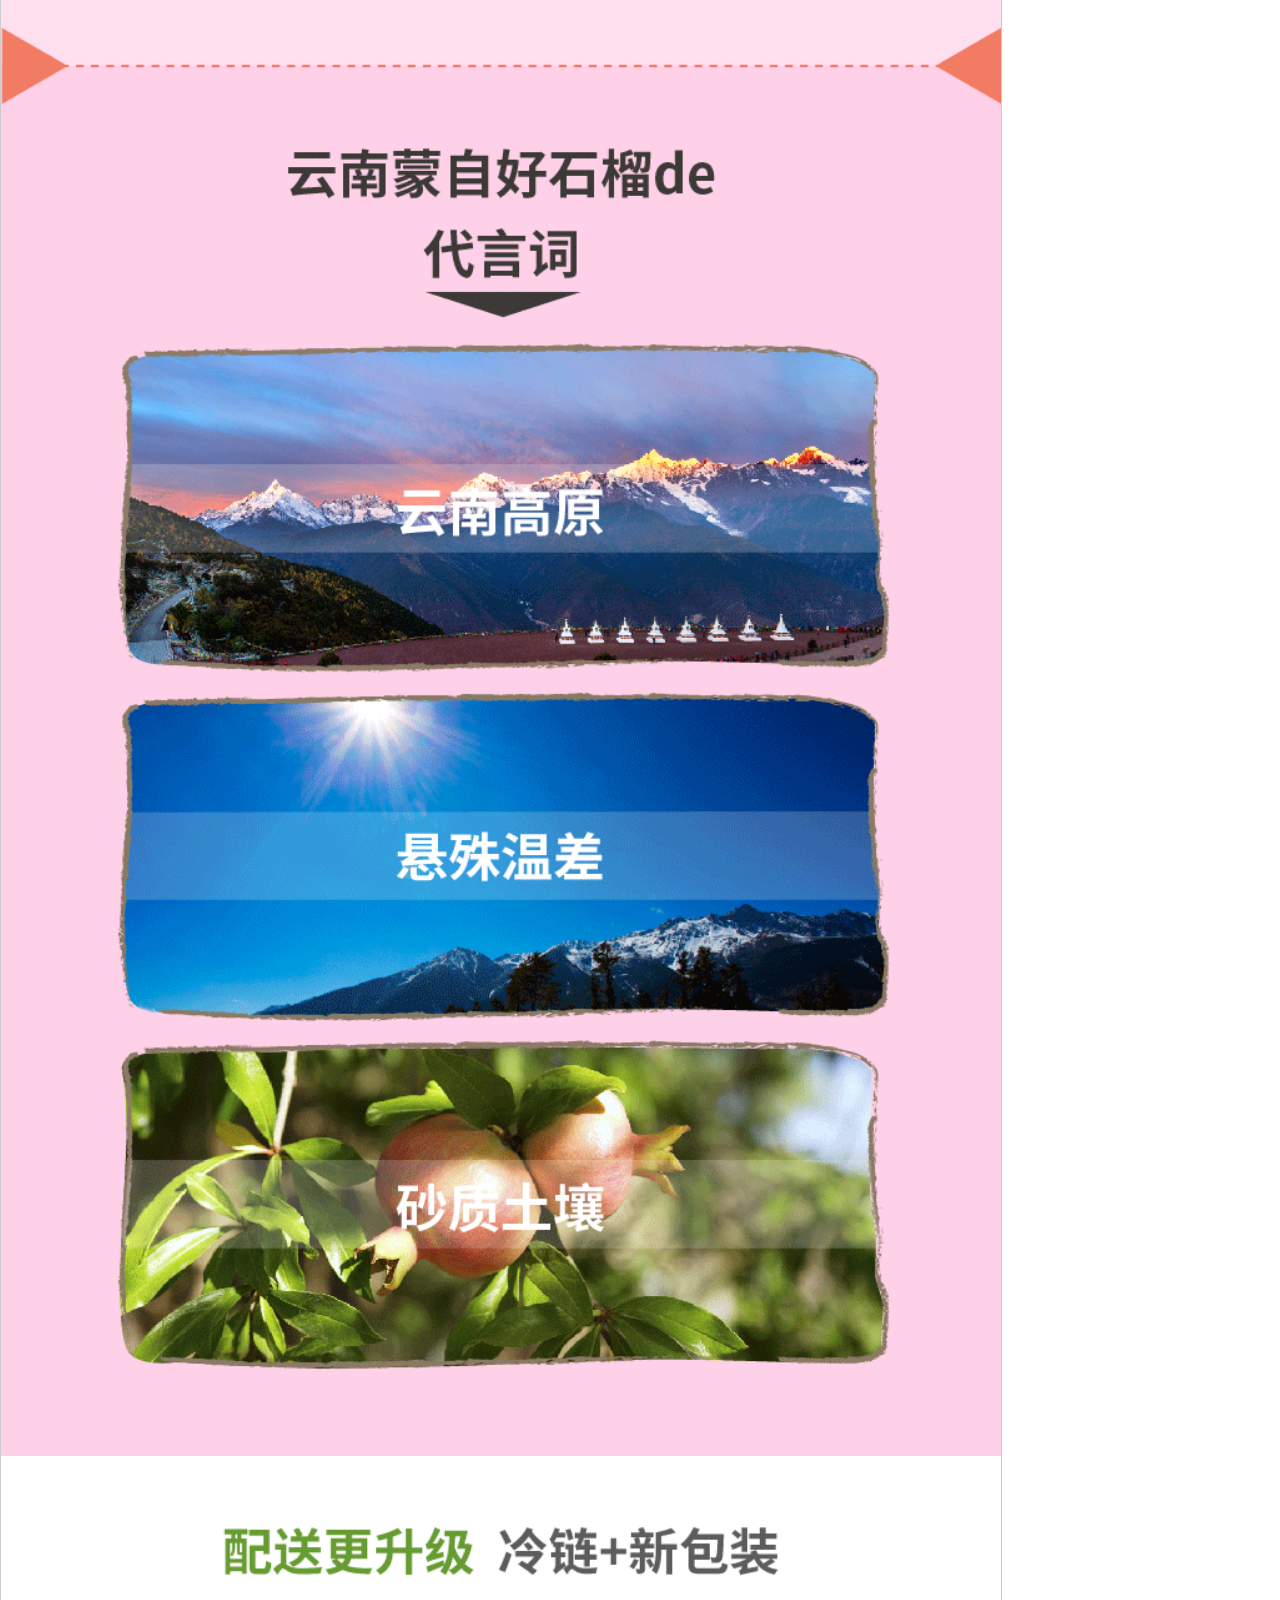
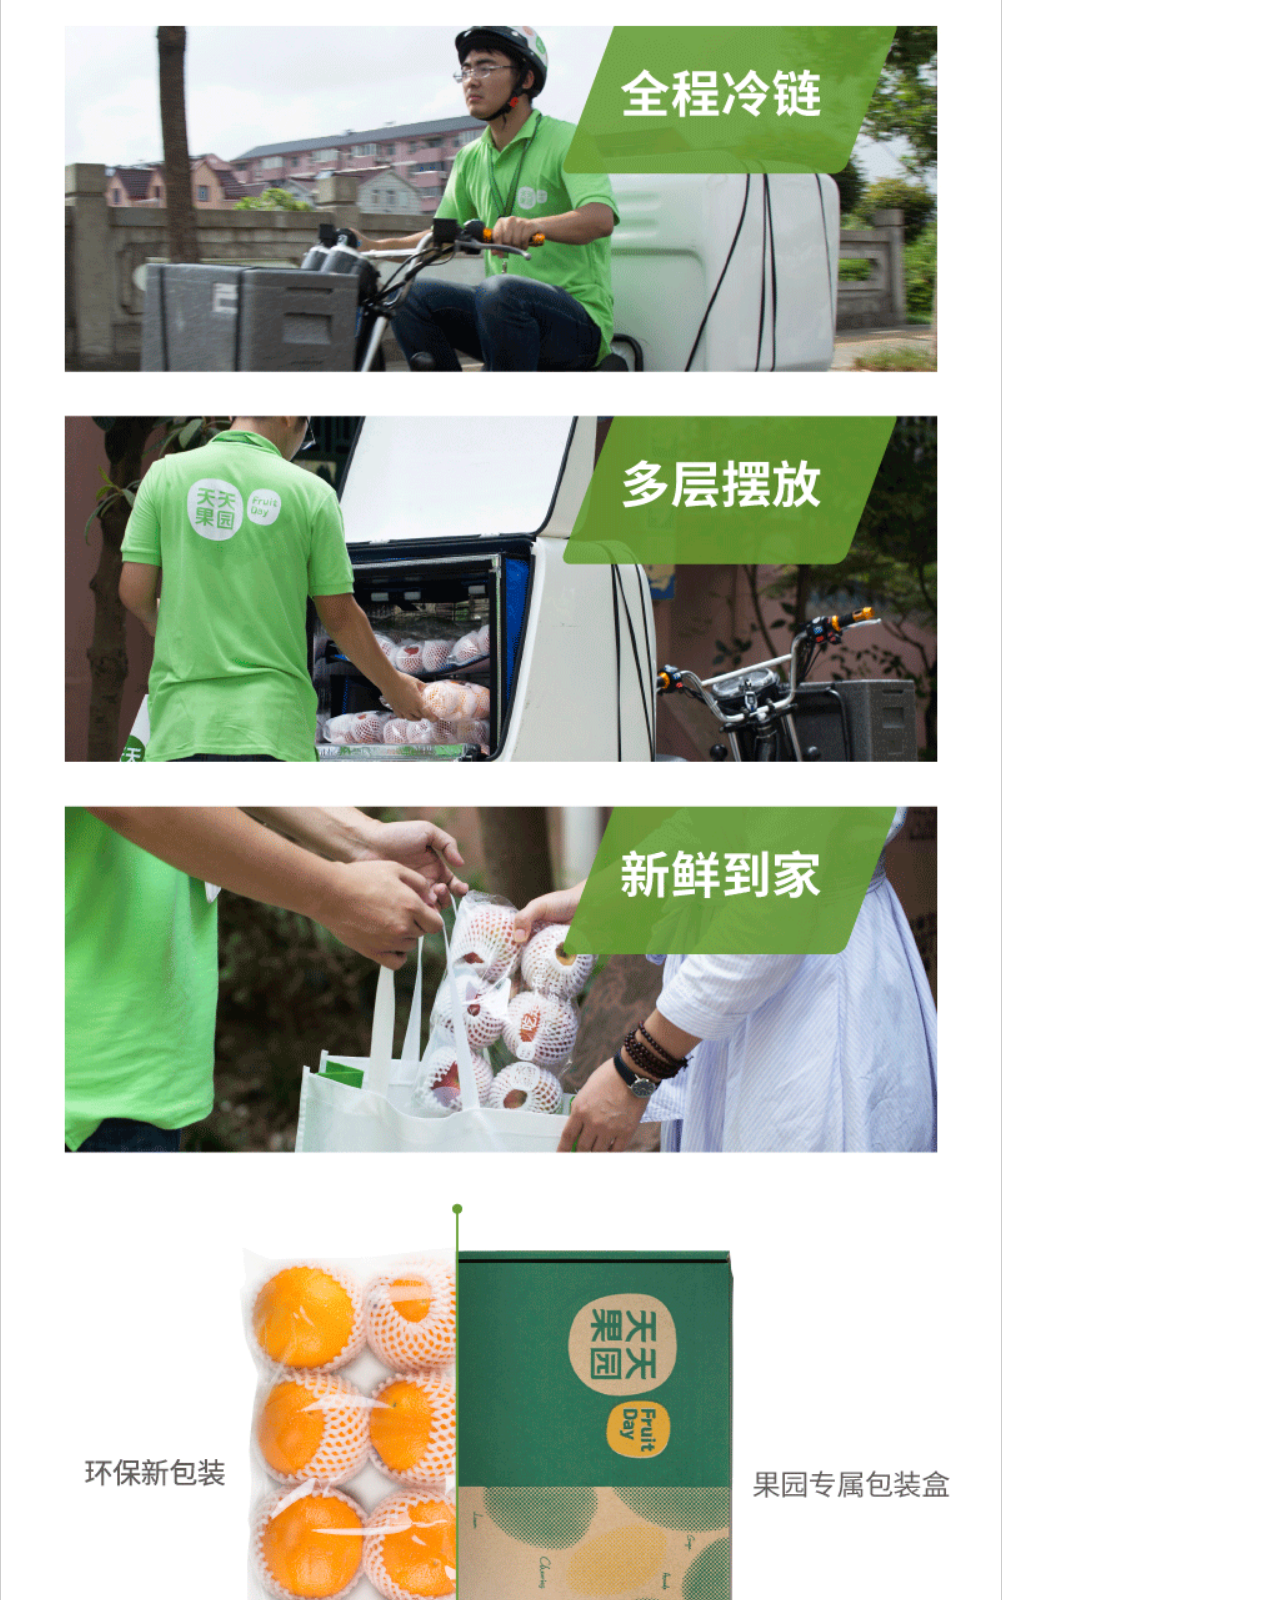
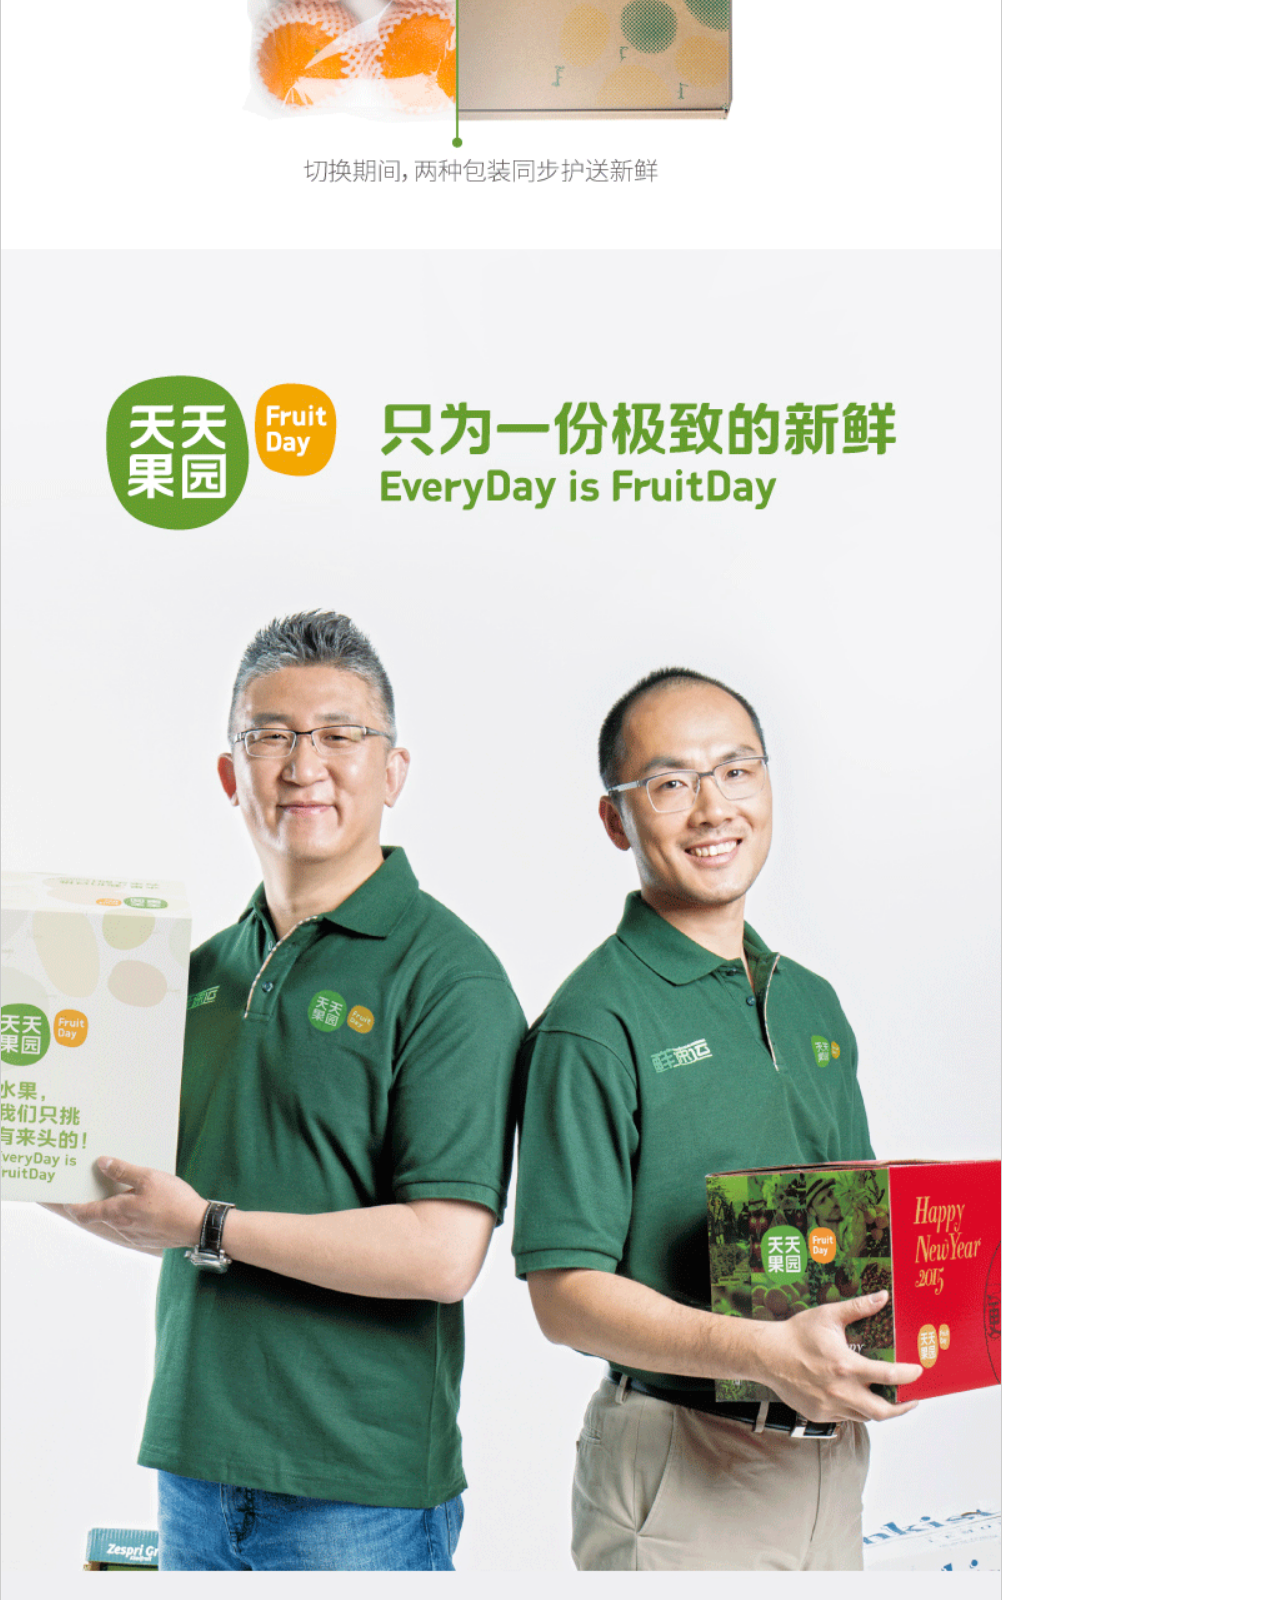
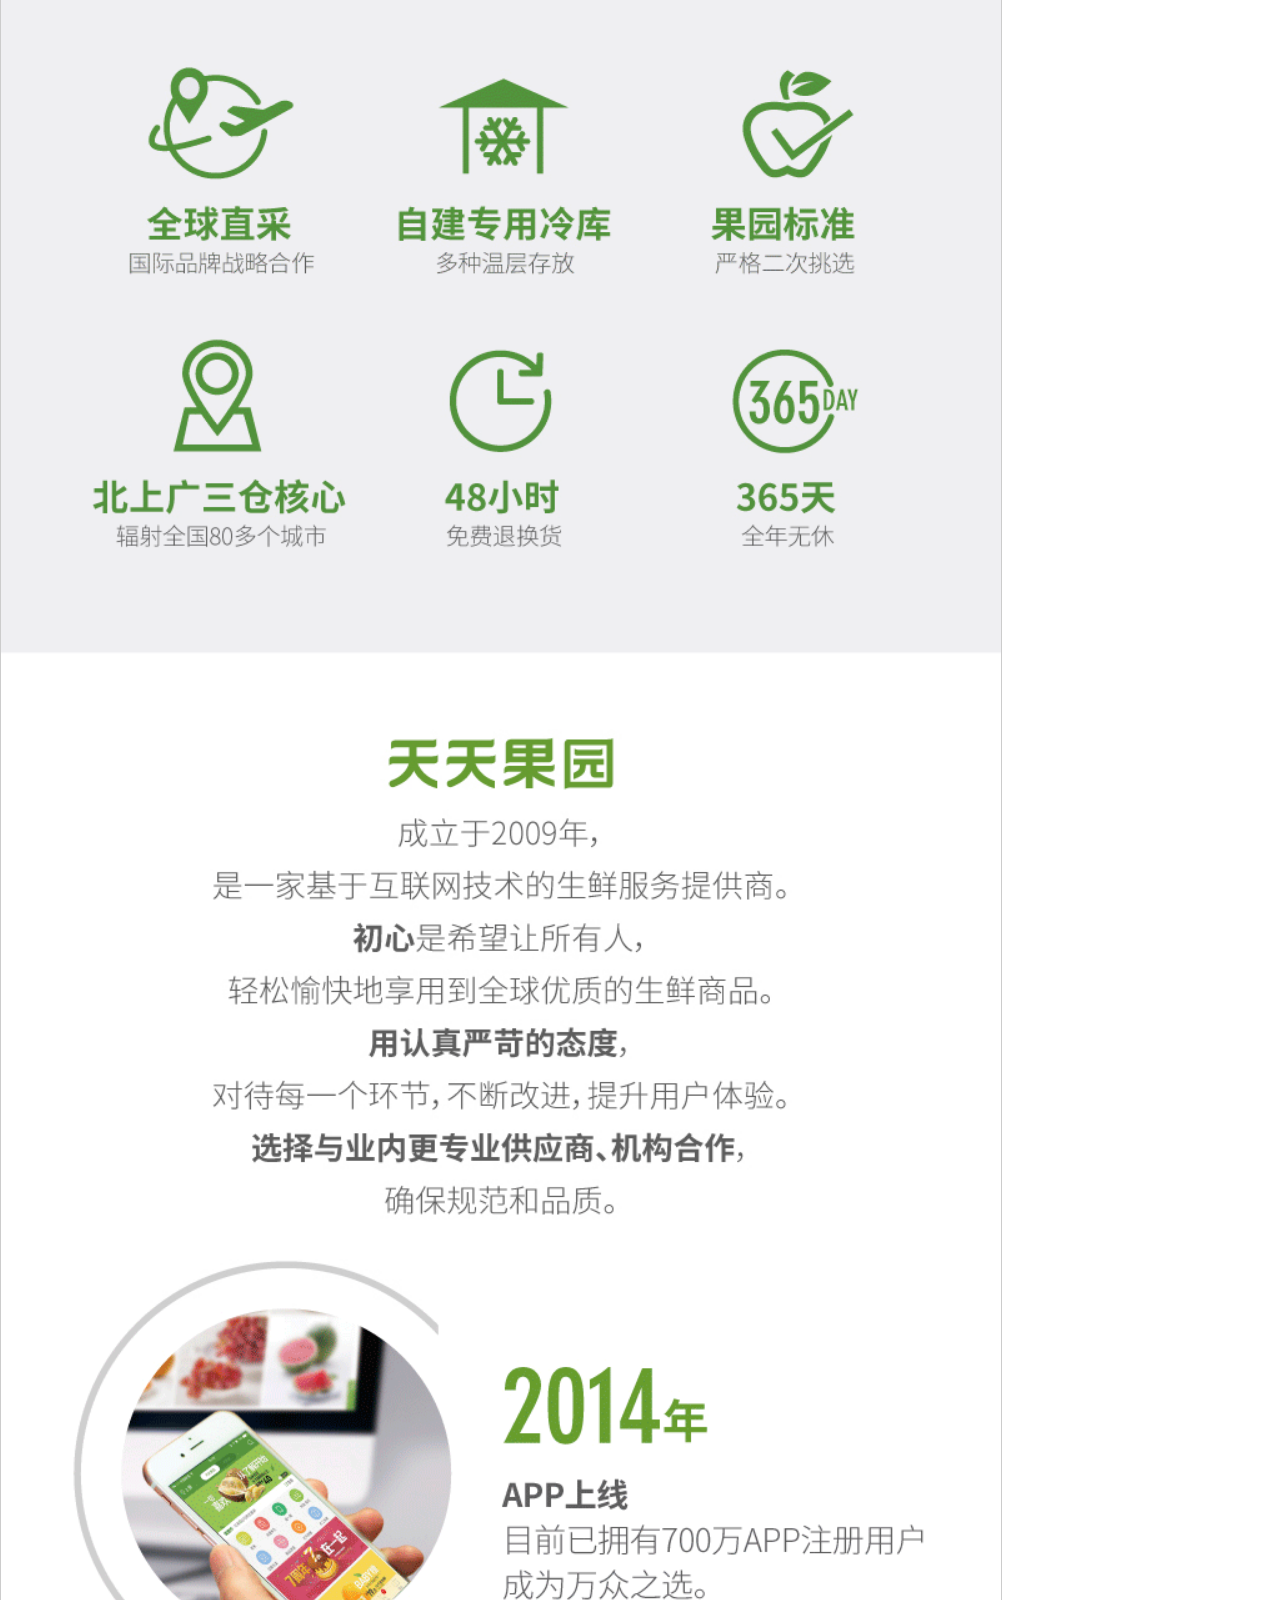
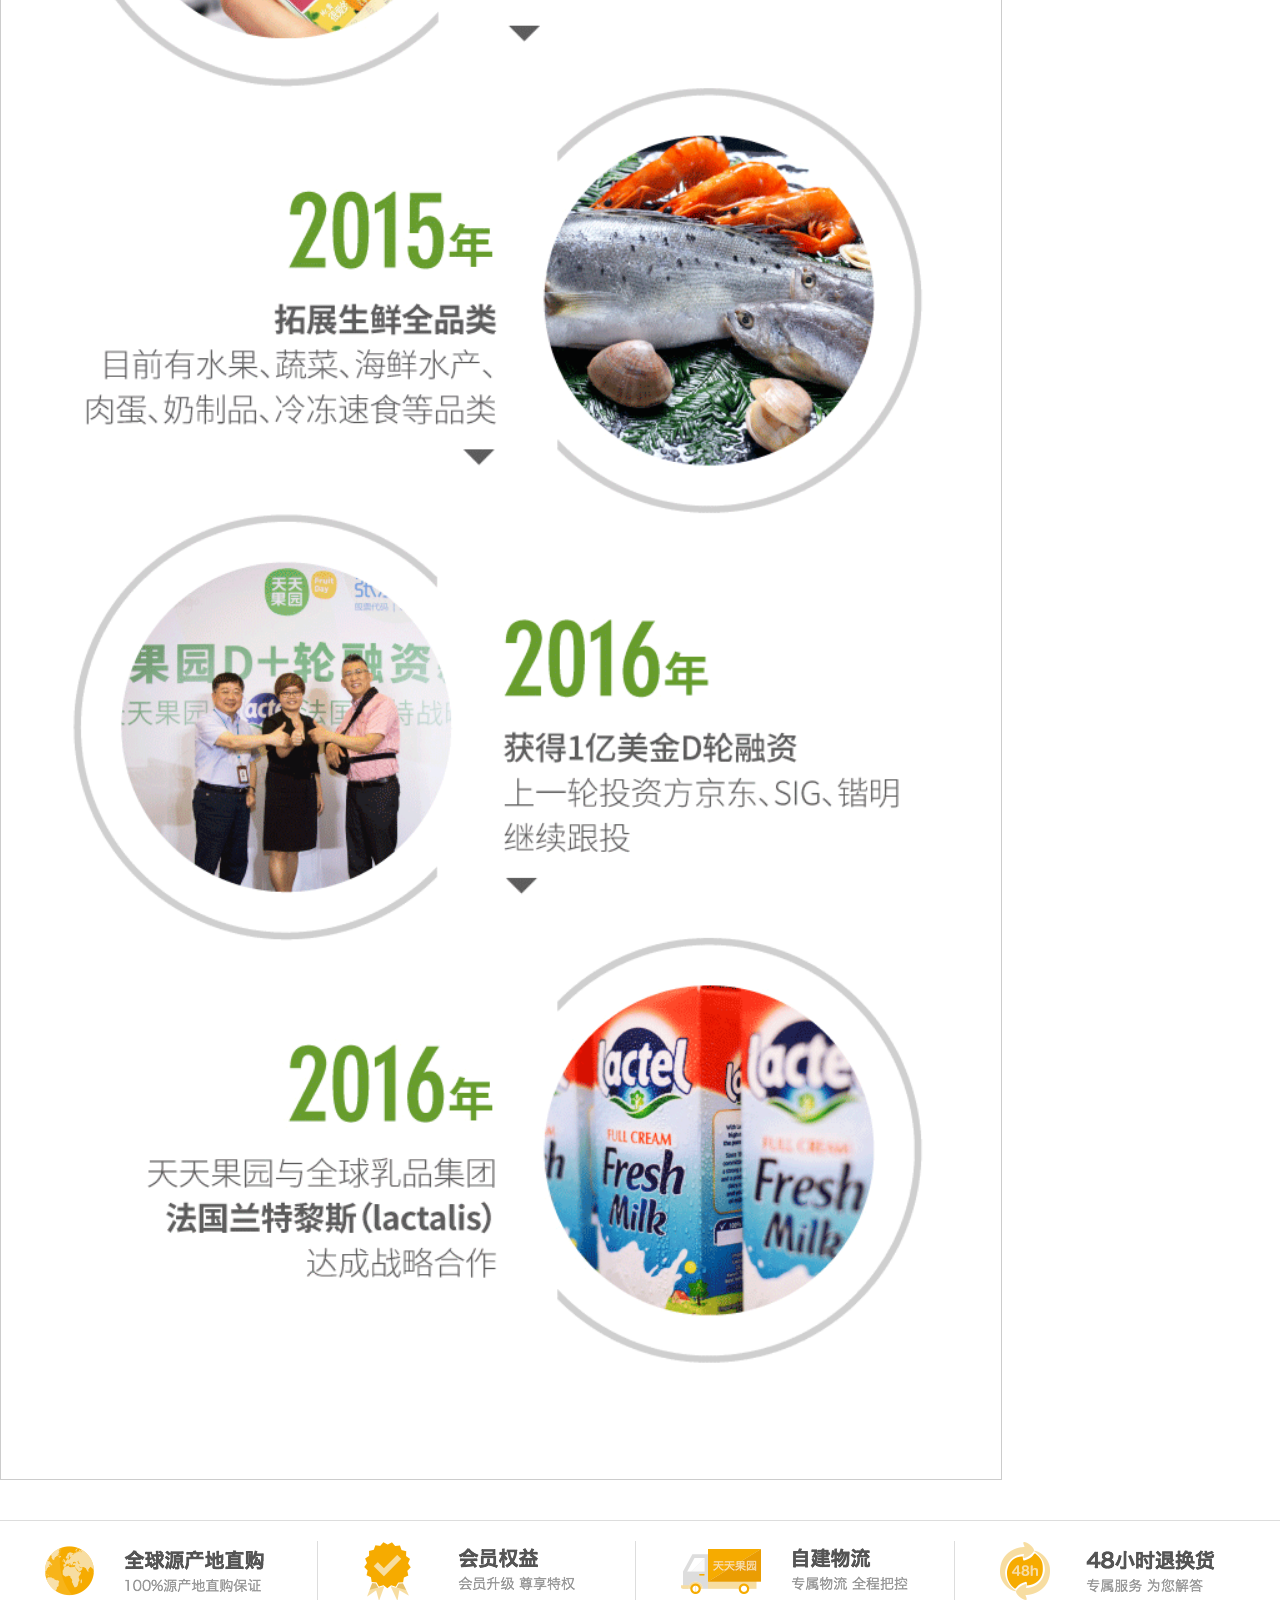
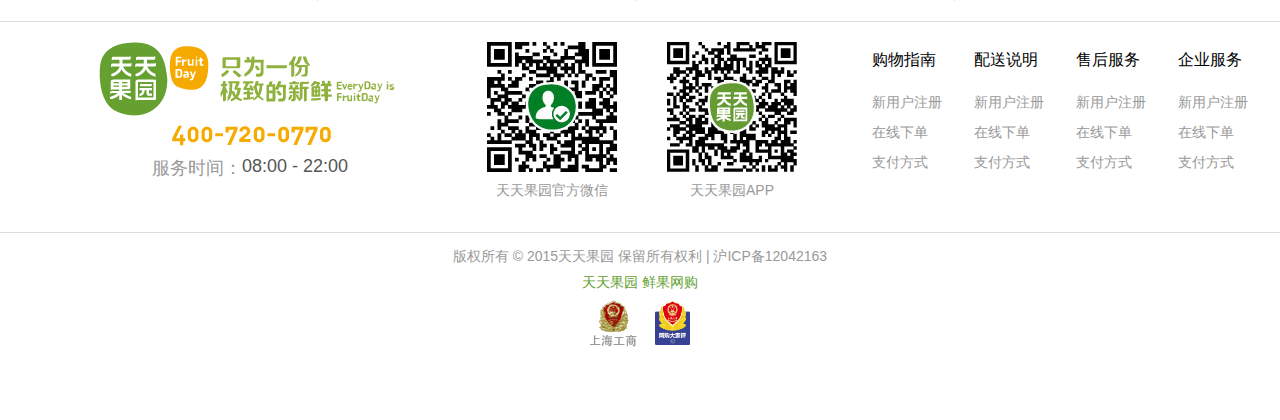
<file: html/detail.html>
<!DOCTYPE html>
<html>
	<head>
		<meta charset="UTF-8">
		<title>天天果园-详情页</title>
		<link rel="stylesheet" type="text/css" href="../css/public.css"/>
		<link rel="stylesheet" type="text/css" href="../css/detail.css"/>
		<link rel="stylesheet" type="text/css" href="../font/Rightjt/iconfont.css"/>
		<link rel="stylesheet" type="text/css" href="../font/search/iconfont.css"/>
		<link rel="stylesheet" type="text/css" href="../font/shopCar/iconfont.css"/>
		<link rel="stylesheet" type="text/css" href="../font/wuliu/iconfont.css"/>
		<link rel="stylesheet" type="text/css" href="../font/phone/iconfont.css"/>
		<link rel="stylesheet" type="text/css" href="../font/kefu/iconfont.css"/>
		<link rel="stylesheet" type="text/css" href="../font/downjt/iconfont.css"/>
	</head>
	<body>
		<!--头部-->
		<div id="top">
			<div class="address">
				<i class="iconfont">&#xe622;</i>
				<a href="#" class="selt">上海</a>
				<span></span>
				<div class="add">
					<p>热门城市：</p>
					<ul class="city">
						<a href="#">上海</a>
						<a href="#">广州</a>
						<a href="#">北京</a>
						<a href="#">苏州</a>
						<a href="#">南京</a>
						<a href="#">深圳</a>
					</ul>
					<p>选择城市：</p>
					<ul class="citys"></ul>
				</div>
			</div>
			<p class="by">满百包邮（环郊内）</p>
			<a href="#" target="_blank" class="xyd">星夜达</a>	
			<ul class="nav">
				<li class="first">
					<a href="login.html" target="_blank">[ 登录 ] , </a> 
					<a href="register.html" target="_blank">[ 注册有惊喜 ]</a>
					<a href="javascript:;" target="_blank" class="user exit"></a>  
					<a href="javascript:;" target="_blank" class="exit">[ 退出登录 ]</a>
				</li>
				<li>|</li>
				<li class="gygg">
					<a href="#">果园公告</a>
					<div class="more">
						<ul class="ad">
							<li><a href="">全仓2000元充值活动调整公告</a><span>new</span></li>
							<li><a href="">全仓充值活动调整公告</a></li>
							<li><a href="">天天果园400热线系统升级恢复</a><span>new</span></li>
						</ul>
						<a href="#" target="_blank" class="ckgd">查看更多 ></a>
					</div>
				</li>
				<li>|</li>
				<li class="jkdh"><a href="#">券卡兑换</a></li>
				<li>|</li>
				<li class="pho">
					<i class="iconfont">&#xe64d;</i>
					<a href="#">手机果园</a>
					<div class="download">
						<dl>
							<dt><span>下载果园app,</span>即享果园特价商品</dt>
							<img src="../images/guan_ewcode2.jpg" class="erweim"/>
							<a href="#"><img src="../images/guan_btn01.jpg"/></a>
							<a href="#"><img src="../images/guan_btn02.jpg"/></a>
						</dl>
						<dl class="down">
							<img src="../images/guan_ewcode1.jpg" class="erweim"/>
							<dt><span>关注果园微信</span><br/>优惠信息实时掌握</dt>
						</dl>
					</div>
				</li>
				<li>|</li>
				<li class="number">
					<i class="iconfont">&#xf0054;</i>
					<a href="#">400-720-077</a>
				</li>
			</ul>
		</div>
		<div id="logo">
			<a href="../index.html" class="bgicon"></a>
			<ul>
				<li><a href="../index.html">首页<span>Home</span></a></li>
				<li><a href="list.html">鲜果<span>Fruit</span></a></li>
				<li><a href="#">生鲜<span>Fresh</span></a></li>
				<li><a href="#">礼品<span>Gift</span></a></li>
				<li><a href="#" class="hyzx">会员中心<span>VIP Club</span></a></li>
			</ul>
			<div class="right">
				<div class="search">
					<input type="text" id="inpt" value="西梅" />
					<button><i class="iconfont">&#xe686;</i></button>
					<div class="hot">热门：
						<a href="#">奇异果</a>
						<a href="#">苹果</a>
						<a href="#">牛油果</a>
						<a href="#">脐橙</a>
					</div>
				</div>
				<div class="car">
					<i class="iconfont">&#xe623;</i>
					<span class="numb">0</span>
					<p class="no">购物车中还没有商品，赶紧选购吧！<em></em></p>
					<div class="have">
						<em></em>
						<dl>
							<a href="html/detail.html">
								<img src="../images/tab-tu1.jpg"/>
								<dt>云南蒙自石榴</dt>
								<dd>&yen;39.90/6+2个</dd>
								<div class="num">
									<span onselectstart="return false" class="jian">-</span>   <!--IE、谷歌阻止文本双击被选中-->
									<input type="text" id="ipt" value="1" />
									<span onselectstart="return false" class="jia">+</span>
								</div>
								<div class="delete">删除</div>
							</a>
						</dl>
						<div class="shopdown">
							<div class="allNum">
								 共<span>1</span>件商品
							</div>
							<p>
								 商品小计 <span>99.00</span>
							</p>
							<a href="shopCar.html">立即结算</a>
						</div>
					</div>
				</div>
			</div>
		</div>
		<!--主要内容部分-->
		<div id="content">
			<div class="shop">
				<div class="up">
					<a href="../index.html">首页 </a>
					<a href="#">> 新鲜水果 ></a>
					<span>云南蒙自石榴</span>
				</div>
				<!--tab切换及轮播-->
				<div id="box">
					<ul class="block">
						<li><img src="../images/tab-tu1.jpg"/><span class="mask"></span></li>
						<li><img src="../images/tab-tu2.jpg"/><span></span></li>
						<li><img src="../images/tab-tu3.jpg"/><span></span></li>
						<li><img src="../images/tab-tu4.jpg"/><span></span></li>					
					</ul>
					<ul class="change">
						<li class="one"></li>
						<li></li>
						<li></li>
						<li></li>
					</ul>
				</div>
				<!--水果价格区域-->
				<div class="goods">
					<div class="names">
						<h3><span></span>云南蒙自石榴</h3>
						<p>满满的粉色世界 口口的清甜水嫩</p>
					</div>
					<div class="price">
						<div class="gyj">
							<h5>果园价</h5>
							<span>&yen;<m>39.90</m></span>
							<a href="javascript:;"></a>
						</div>
						<div class="standard">
							<h5>规格</h5>
							<span>6+2个</span>
						</div>
						<div class="send">
							<h5>配送至</h5>
							<div class="Address">
								<p class="add-city">上海</p>
								<i class="iconfont">&#xe66e;</i>
								<div class="pro">
									<div class="choose">
										<p>请选择<i></i></p>
										<p class="choose-city">请选择<i></i></p>
										<em></em>
									</div>
									<ul class="name"></ul>									
								</div>
							</div>
							<span>有货</span>
						</div>
						<div class="num">
							<h5>数量</h5>
							<div class="add">
								<span onselectstart="return false">-</span>   <!--IE、谷歌阻止文本双击被选中-->
								<input type="text" id="ipt" value="1" />
								<span onselectstart="return false">+</span>
							</div>
						</div>
						<div class="buy">
							<a href="#" class="now">立即购买</a>
							<a href="shopCar.html" target="_blank" class="addsc">加入购物车</a>
						</div>
					</div>
					<ul class="introduce">
						<li>
							<h5>甜度</h5>
							<img src="../images/sweet-4.png"/>
						</li>
						<li>
							<h5>产地</h5>
							<span>中国</span>
						</li>
						<li>
							<h5>存储方法</h5>
							<span>0°冷藏</span>
						</li>
						<li>
							<h5>备注</h5>
							<span>单个重230-300g</span>
						</li>
						<li>
							<h5>商品编号</h5>
							<span id="goodid">2160831107</span>
						</li>					
					</ul>
				</div>
			</div>
			<!--商品简介-->
			<div class="brief">
				<div class="left">
					<ul class="left-up">
						<li class="spjj">商品简介</li>
						<li>顾客评论<span>(6500)</span></li>
						<div class="addition">
							<span></span>
							<a href="javascript:;" class="ok">加入购物车</a>
							<dl>
								<div class="img"></div>					
								<dt></dt>
								<dd></dd>
								<dd></dd>
								<a href="shopCar.html" target="_blank" class="addsc">确认</a>
							</dl>
						</div>	
					</ul>
					<div class="pic">
						<p>【温馨提示】果肉颜色会随着日照和成熟度的提高而变化。</p>
						<img src="../images/detail-1.gif"/>
						<img src="../images/detail-2.gif"/>
						<img src="../images/detail-3.gif"/>
						<img src="../images/detail-4.gif"/>
						<img src="../images/detail-5.gif"/>
						<img src="../images/detail-6.gif"/>
						<img src="../images/detail-7.gif"/>
						<img src="../images/detail-8.gif"/>
						<img src="../images/detail-9.gif"/>
						<img src="../images/detail-10.gif"/>
						<img src="../images/detail-11.gif"/>
						<img src="../images/detail-12.gif"/>
						<img src="../images/detail-13.gif"/>
						<img src="../images/detail-14.gif"/>
						<img src="../images/detail-15.gif"/>
					</div>
					<div class="recom">
						<div class="detail-title">
							<div class="dleft">
								<p>97%</p>
								<span>好评度</span>
							</div>
							<ul class="dmid">
								<li>不错呦<div><span></span></div>97%</li>
								<li>待提高<div><span class="tg"></span></div>2%</li>
								<li>小失落<div><span class="sl"></span></div>1%</li>
							</ul>
							<div class="dright">
								<p>发布评价即可获10积分，</p>
								<p>APP上传图片并晒单即可获得20积分，前5名可获双倍积分。</p>
							</div>
						</div>
						<div class="detail-user">
							<div class="head">
								<ul class="all">
									<li>
										<em class="dot"></em>
										<div>
											全部评论(<span>6500</span>)
										</div>
									</li>
									<li>
										<em></em>
										<div>
											 不错呦(<span>6234</span>)
										</div>
									</li>
									<li>
										<em></em>
										<div>
											 待提高(<span>120</span>)
										</div>
									</li>
									<li>
										<em></em>
										<div>
											 小失落(<span>50</span>)
										</div>
									</li>
								</ul>
							</div>
							<div class="pingl">
								<div class="user-say">
									<div class="uleft">
										<img src="../images/comment-1.png"/>
										<p>138****3020</p>
									</div>
									<div class="uright">
										<ul>
											<li>
												<strong>评分</strong>
												<div>
													<span></span>
													<span></span>
													<span></span>
													<span></span>
													<span></span>
												</div>
											</li>
											<li>
												<strong>内容</strong>
												<h5>酸酸甜甜 真好吃</h5>
											</li>
											<li class="time1">
												<span class="data">2016-09-23 10:06:48</span>
											</li>
											<li class="reply">
												<strong>回复</strong>
												<h5>感谢亲的评论，我们会继续努力的！</h5>
											</li>
											<li class="time2">
												<span class="data">2016-09-23 11:06:40</span>
											</li>
										</ul>
									</div>
								</div>
								<div class="user-say">
									<div class="uleft">
										<img src="../images/comment-1.png"/>
										<p>138****3020</p>
									</div>
									<div class="uright">
										<ul>
											<li>
												<strong>评分</strong>
												<div>
													<span></span>
													<span></span>
													<span></span>
													<span></span>
													<span></span>
												</div>
											</li>
											<li>
												<strong>内容</strong>
												<h5>酸酸甜甜 真好吃</h5>
											</li>
											<li class="time1">
												<span class="data">2016-09-23 10:06:48</span>
											</li>
											<li class="reply">
												<strong>回复</strong>
												<h5>感谢亲的评论，我们会继续努力的！</h5>
											</li>
											<li class="time2">
												<span class="data">2016-09-23 11:06:40</span>
											</li>
										</ul>
									</div>
								</div>
								<div class="user-say">
									<div class="uleft">
										<img src="../images/comment-1.png"/>
										<p>138****3020</p>
									</div>
									<div class="uright">
										<ul>
											<li>
												<strong>评分</strong>
												<div>
													<span></span>
													<span></span>
													<span></span>
													<span></span>
													<span></span>
												</div>
											</li>
											<li>
												<strong>内容</strong>
												<h5>酸酸甜甜 真好吃</h5>
											</li>
											<li class="time1">
												<span class="data">2016-09-23 10:06:48</span>
											</li>
											<li class="reply">
												<strong>回复</strong>
												<h5>感谢亲的评论，我们会继续努力的！</h5>
											</li>
											<li class="time2">
												<span class="data">2016-09-23 11:06:40</span>
											</li>
										</ul>
									</div>
								</div>
								<div class="user-say">
									<div class="uleft">
										<img src="../images/comment-1.png"/>
										<p>138****3020</p>
									</div>
									<div class="uright">
										<ul>
											<li>
												<strong>评分</strong>
												<div>
													<span></span>
													<span></span>
													<span></span>
													<span></span>
													<span></span>
												</div>
											</li>
											<li>
												<strong>内容</strong>
												<h5>酸酸甜甜 真好吃</h5>
											</li>
											<li class="time1">
												<span class="data">2016-09-23 10:06:48</span>
											</li>
											<li class="reply">
												<strong>回复</strong>
												<h5>感谢亲的评论，我们会继续努力的！</h5>
											</li>
											<li class="time2">
												<span class="data">2016-09-23 11:06:40</span>
											</li>
										</ul>
									</div>
								</div>
								<div class="user-say">
									<div class="uleft">
										<img src="../images/comment-1.png"/>
										<p>138****3020</p>
									</div>
									<div class="uright">
										<ul>
											<li>
												<strong>评分</strong>
												<div>
													<span></span>
													<span></span>
													<span></span>
													<span></span>
													<span></span>
												</div>
											</li>
											<li>
												<strong>内容</strong>
												<h5>酸酸甜甜 真好吃</h5>
											</li>
											<li class="time1">
												<span class="data">2016-09-23 10:06:48</span>
											</li>
											<li class="reply">
												<strong>回复</strong>
												<h5>感谢亲的评论，我们会继续努力的！</h5>
											</li>
											<li class="time2">
												<span class="data">2016-09-23 11:06:40</span>
											</li>
										</ul>
									</div>
								</div>
								<div class="user-say">
									<div class="uleft">
										<img src="../images/comment-1.png"/>
										<p>138****3020</p>
									</div>
									<div class="uright">
										<ul>
											<li>
												<strong>评分</strong>
												<div>
													<span></span>
													<span></span>
													<span></span>
													<span></span>
													<span></span>
												</div>
											</li>
											<li>
												<strong>内容</strong>
												<h5>酸酸甜甜 真好吃</h5>
											</li>
											<li class="time1">
												<span class="data">2016-09-23 10:06:48</span>
											</li>
											<li class="reply">
												<strong>回复</strong>
												<h5>感谢亲的评论，我们会继续努力的！</h5>
											</li>
											<li class="time2">
												<span class="data">2016-09-23 11:06:40</span>
											</li>
										</ul>
									</div>
								</div>
								<div class="user-say">
									<div class="uleft">
										<img src="../images/comment-1.png"/>
										<p>138****3020</p>
									</div>
									<div class="uright">
										<ul>
											<li>
												<strong>评分</strong>
												<div>
													<span></span>
													<span></span>
													<span></span>
													<span></span>
													<span></span>
												</div>
											</li>
											<li>
												<strong>内容</strong>
												<h5>酸酸甜甜 真好吃</h5>
											</li>
											<li class="time1">
												<span class="data">2016-09-23 10:06:48</span>
											</li>
											<li class="reply">
												<strong>回复</strong>
												<h5>感谢亲的评论，我们会继续努力的！</h5>
											</li>
											<li class="time2">
												<span class="data">2016-09-23 11:06:40</span>
											</li>
										</ul>
									</div>
								</div>
								<div class="user-say">
									<div class="uleft">
										<img src="../images/comment-1.png"/>
										<p>138****3020</p>
									</div>
									<div class="uright">
										<ul>
											<li>
												<strong>评分</strong>
												<div>
													<span></span>
													<span></span>
													<span></span>
													<span></span>
													<span></span>
												</div>
											</li>
											<li>
												<strong>内容</strong>
												<h5>酸酸甜甜 真好吃</h5>
											</li>
											<li class="time1">
												<span class="data">2016-09-23 10:06:48</span>
											</li>
											<li class="reply">
												<strong>回复</strong>
												<h5>感谢亲的评论，我们会继续努力的！</h5>
											</li>
											<li class="time2">
												<span class="data">2016-09-23 11:06:40</span>
											</li>
										</ul>
									</div>
								</div>
								<div class="user-say">
									<div class="uleft">
										<img src="../images/comment-1.png"/>
										<p>138****3020</p>
									</div>
									<div class="uright">
										<ul>
											<li>
												<strong>评分</strong>
												<div>
													<span></span>
													<span></span>
													<span></span>
													<span></span>
													<span></span>
												</div>
											</li>
											<li>
												<strong>内容</strong>
												<h5>酸酸甜甜 真好吃</h5>
											</li>
											<li class="time1">
												<span class="data">2016-09-23 10:06:48</span>
											</li>
											<li class="reply">
												<strong>回复</strong>
												<h5>感谢亲的评论，我们会继续努力的！</h5>
											</li>
											<li class="time2">
												<span class="data">2016-09-23 11:06:40</span>
											</li>
										</ul>
									</div>
								</div>
								<div class="user-say">
									<div class="uleft">
										<img src="../images/comment-1.png"/>
										<p>138****3020</p>
									</div>
									<div class="uright">
										<ul>
											<li>
												<strong>评分</strong>
												<div>
													<span></span>
													<span></span>
													<span></span>
													<span></span>
													<span></span>
												</div>
											</li>
											<li>
												<strong>内容</strong>
												<h5>酸酸甜甜 真好吃</h5>
											</li>
											<li class="time1">
												<span class="data">2016-09-23 10:06:48</span>
											</li>
											<li class="reply">
												<strong>回复</strong>
												<h5>感谢亲的评论，我们会继续努力的！</h5>
											</li>
											<li class="time2">
												<span class="data">2016-09-23 11:06:40</span>
											</li>
										</ul>
									</div>
								</div>
							</div>
						</div>
						<div class="tail">
							<ul>
								<li><a href="javascript:;">&lt; 首页</a></li>
								<li><a href="javascript:;">上一页</a></li>
								<li class="page">
									<a href="javascript:;" class="selected">1</a>
									<a href="javascript:;">2</a>
									<a href="javascript:;">3</a>
								</li>
								<li><a href="javascript:;">下一页</a></li>
								<li><a href="javascript:;">最后一页 &gt;</a></li>
							</ul>
						</div>
					</div>
				</div>
				<div class="right">
					<h4>最近浏览过</h4>
					<dl>
						<img src="../images/sl.jpg"/>
						<dt>云南蒙自石榴</dt>
						<dd>&yen;39.90 / 6+2个</dd>
					</dl>
				</div>
			</div>
		</div>
		<div id="later">
			<ul>
				<li class="li_one"></li>
				<li class="li_two"></li>
				<li class="li_three"></li>
				<li class="li_four"></li>
			</ul>
		</div>
		<div id="bottom">
			<div class="left">
				<img src="../images/guan_tel.png"/>
				<p><span>服务时间：</span>08:00 - 22:00</p>
			</div>
			<div class="middle">
				<div class="ll">
					<img src="../images/guan_ewcode1.jpg"/>
					<span>天天果园官方微信</span>
				</div>
				<div class="rr">
					<img src="../images/guan_ewcode2.jpg"/>
					<span>天天果园APP</span>
				</div>
			</div>
			<div class="right">
				<dl>
					<dt>购物指南</dt>
					<dd><a href="#">新用户注册</a></dd>
					<dd><a href="#">在线下单</a></dd>
					<dd><a href="#">支付方式</a></dd>
				</dl>
				<dl>
					<dt>配送说明</dt>
					<dd><a href="#">新用户注册</a></dd>
					<dd><a href="#">在线下单</a></dd>
					<dd><a href="#">支付方式</a></dd>
				</dl>
				<dl>
					<dt>售后服务</dt>
					<dd><a href="#">新用户注册</a></dd>
					<dd><a href="#">在线下单</a></dd>
					<dd><a href="#">支付方式</a></dd>
				</dl>
				<dl>
					<dt>企业服务</dt>
					<dd><a href="#">新用户注册</a></dd>
					<dd><a href="#">在线下单</a></dd>
					<dd><a href="#">支付方式</a></dd>
				</dl>
			</div>
		</div>
		<div id="footer">
			<p class="copy">版权所有 &copy; 2015天天果园 保留所有权利 | 沪ICP备12042163</p>
			<p class="day">天天果园 鲜果网购</p>
			<div class="guanfang">
				<a href="#">
					<img src="../images/guan_shgs.gif"/>
				</a>
				<a href="#" class="ping">
					<img src="../images/guan_wgdjp.png"/>
				</a>
			</div>
			<div class="fix">
				<a href="#"></a>
				<a href="#"></a>
				<a href="#"></a>
			</div>
		</div>
	</body>
	<script src="../js/jquery-1.12.4.js"></script>
	<script src="../js/topEvent.js"></script>
	<script src="../js/pakageCookie.js"></script>
	
	<script src="../js/detail.js"></script>
	<script src="../js/top-address.js"></script>
</html>
</file>
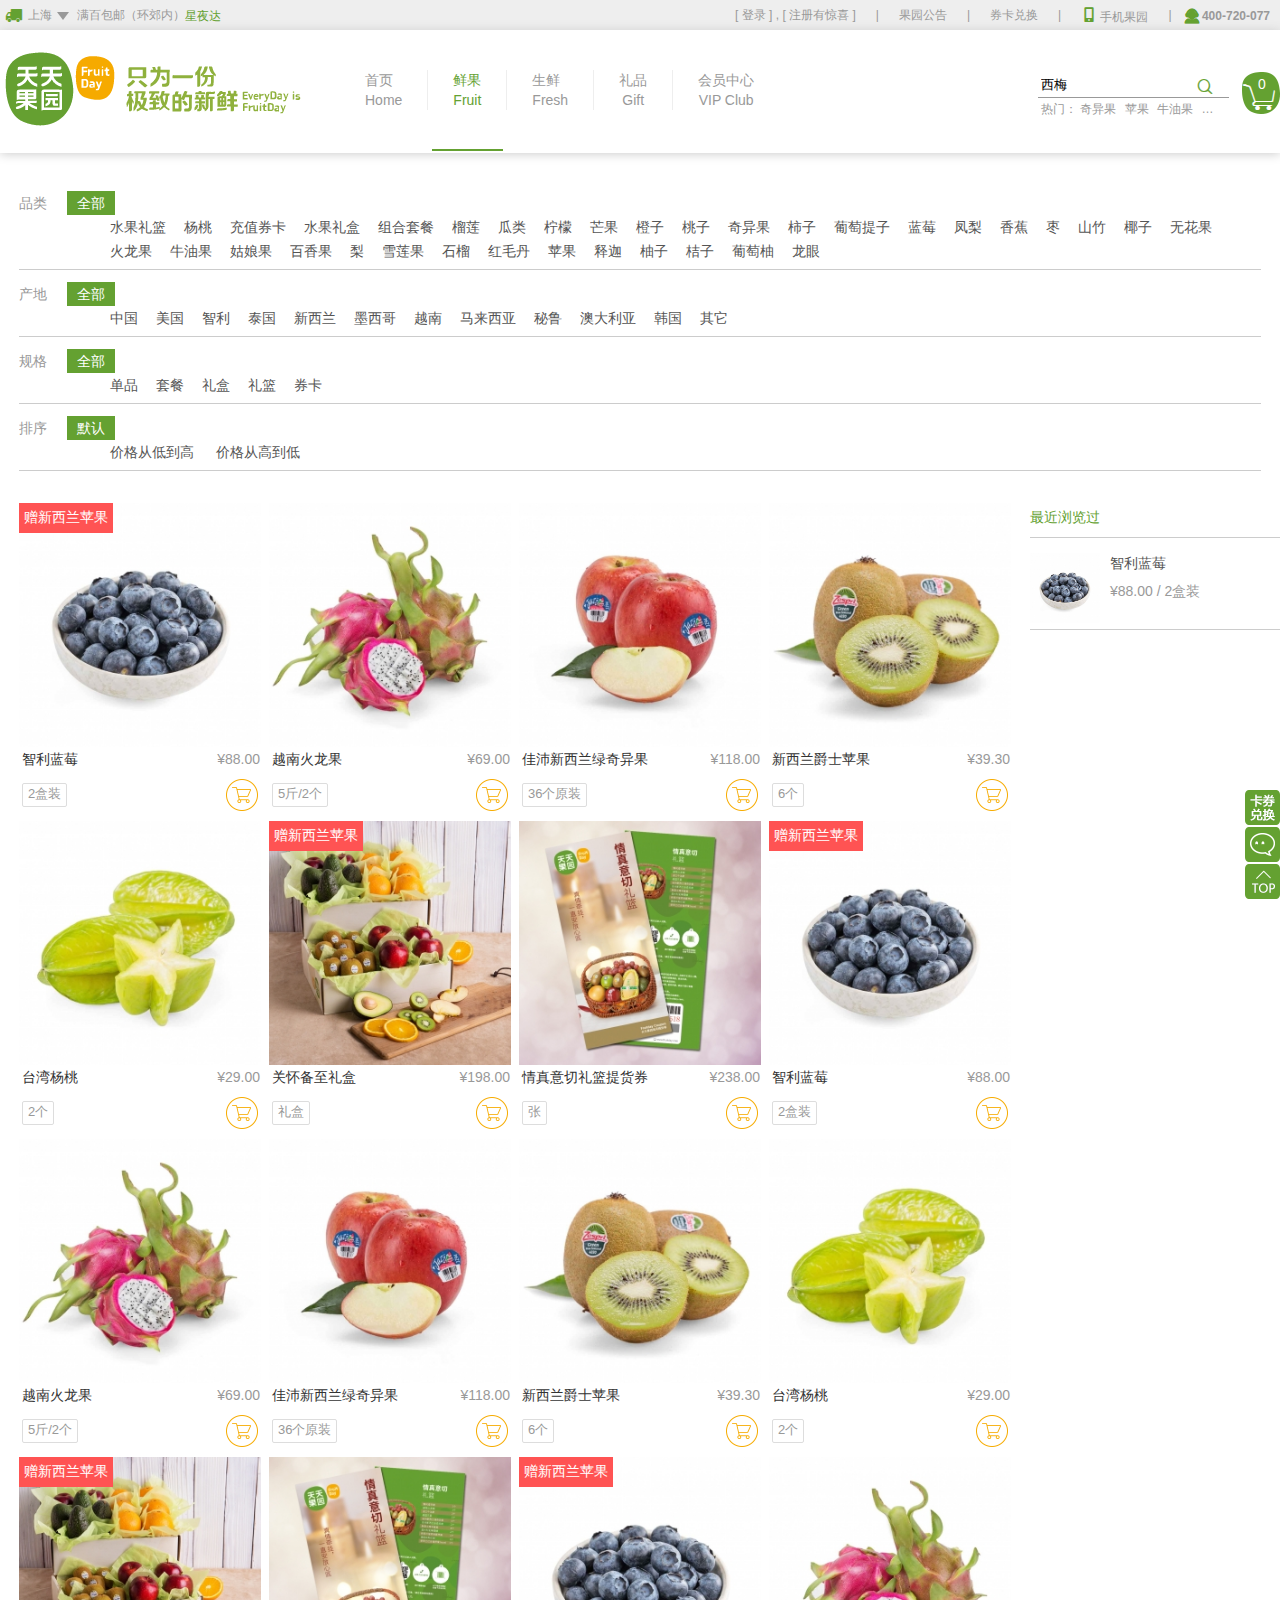
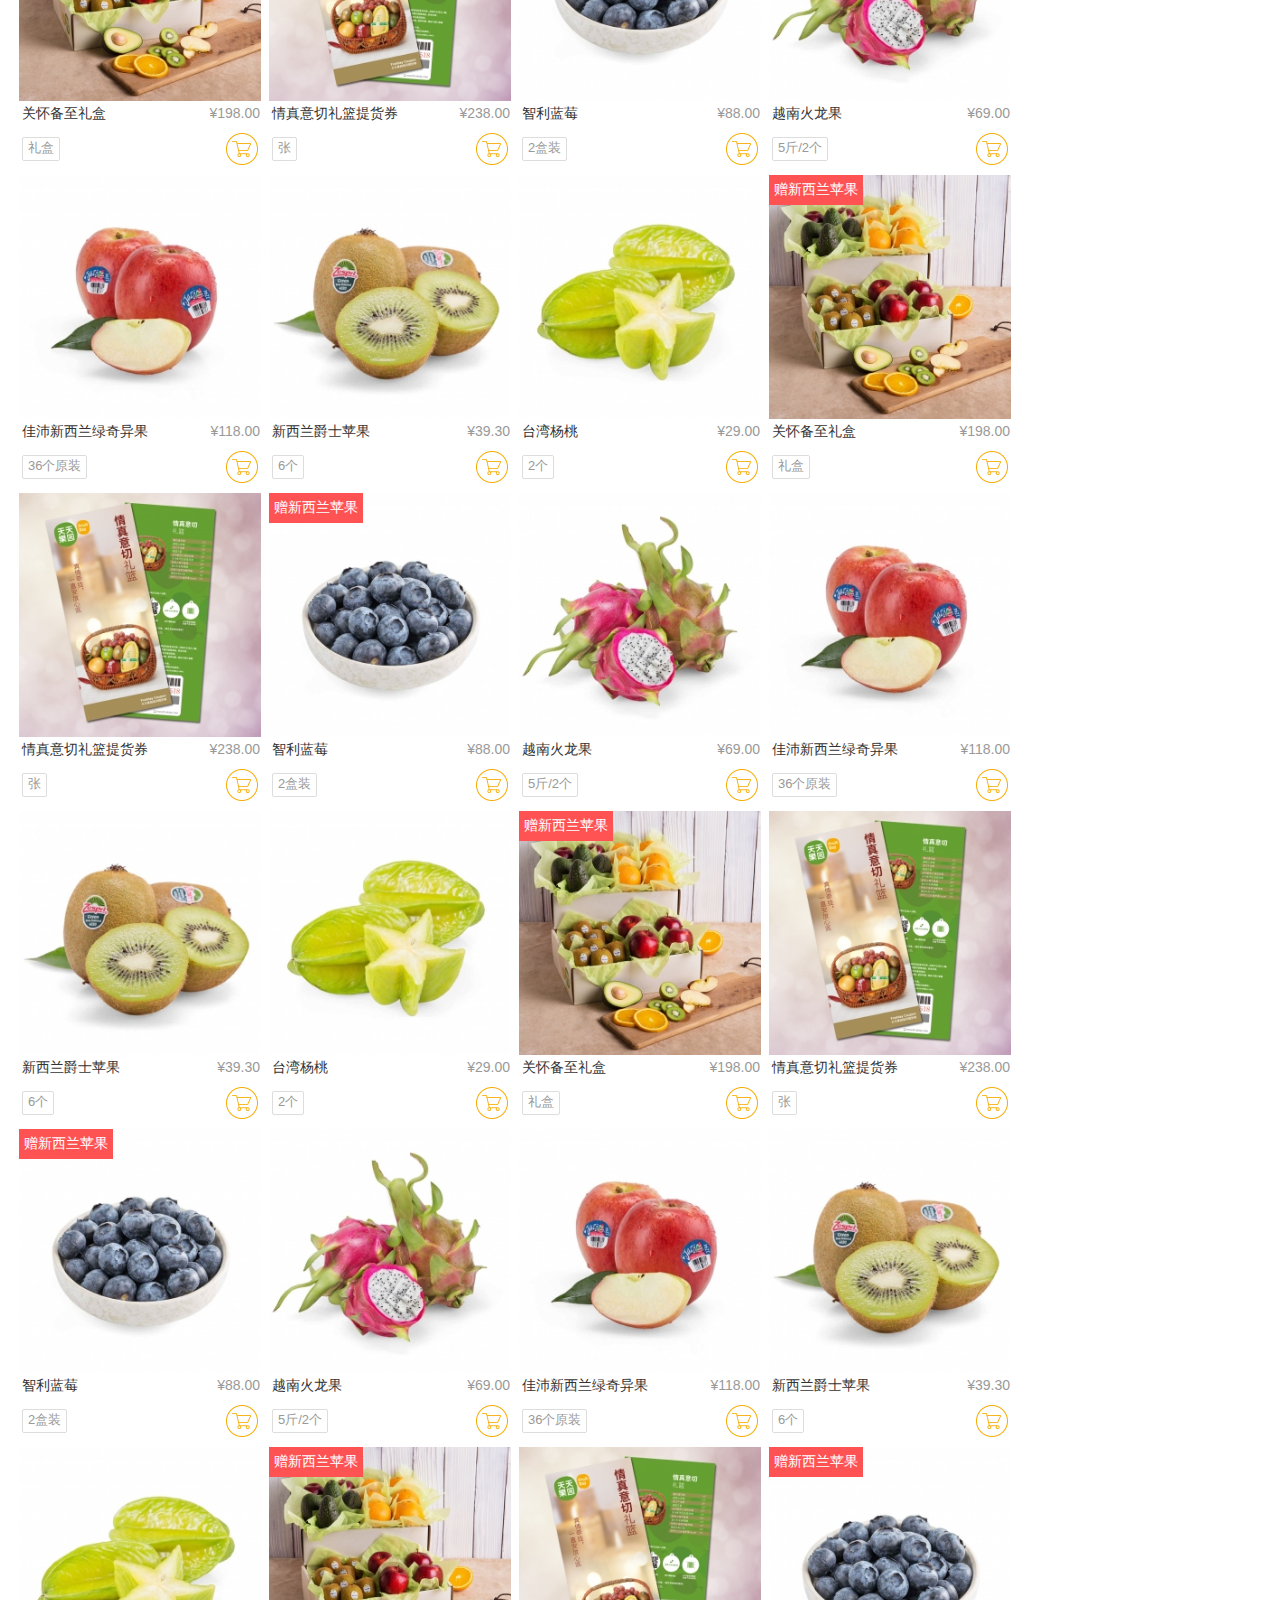
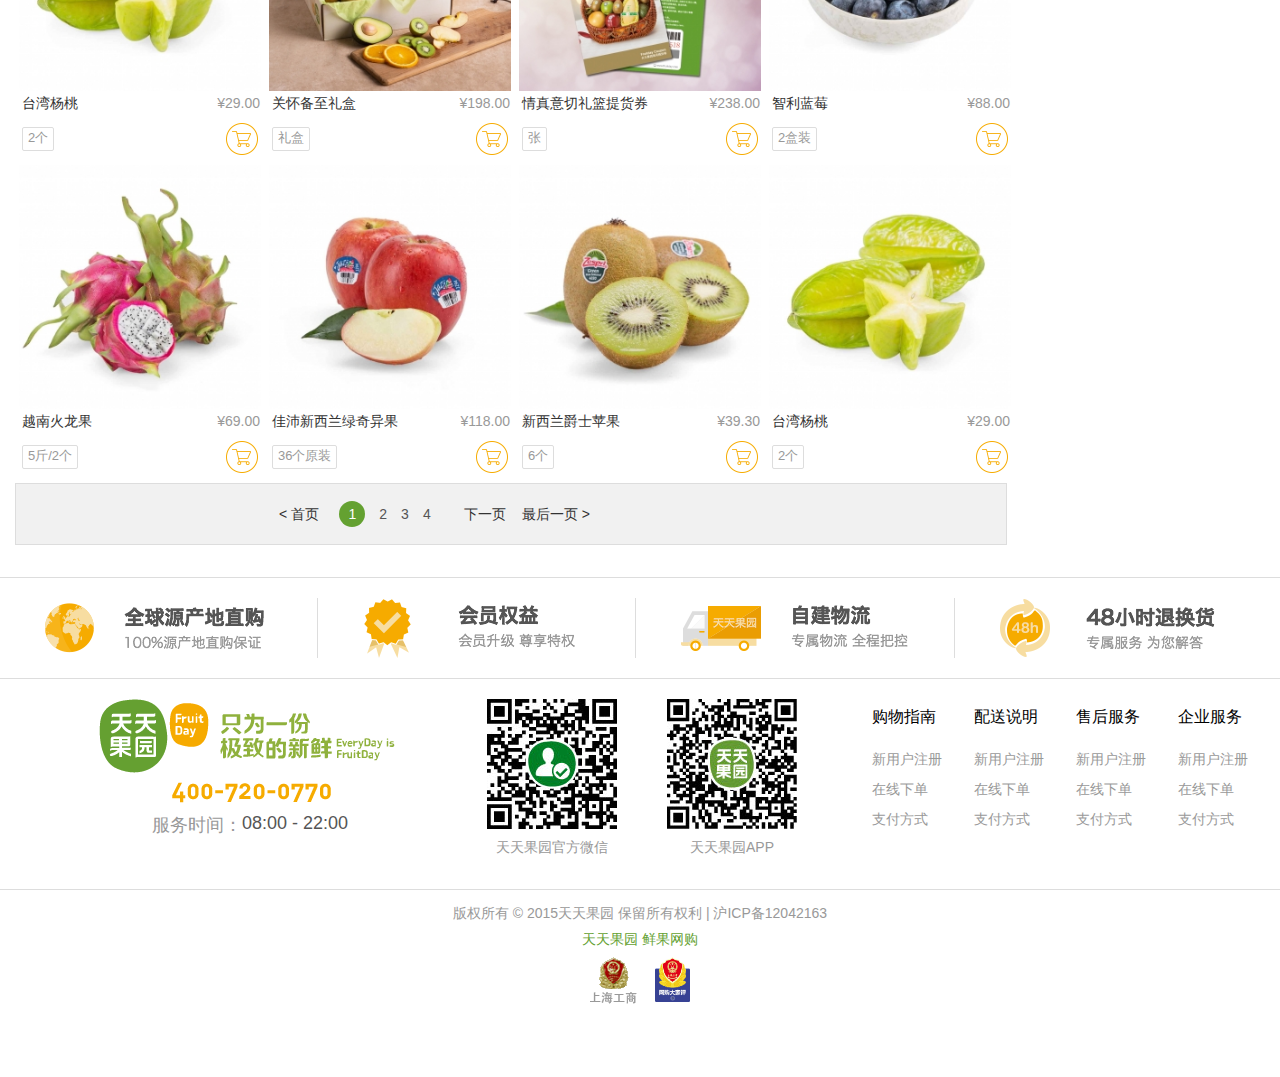
<file: html/list.html>
<!DOCTYPE html>
<html>
	<head>
		<meta charset="UTF-8">
		<title></title>
		<link rel="stylesheet" type="text/css" href="../css/public.css"/>
		<link rel="stylesheet" type="text/css" href="../css/list.css"/>
		<link rel="stylesheet" type="text/css" href="../font/Rightjt/iconfont.css"/>
		<link rel="stylesheet" type="text/css" href="../font/search/iconfont.css"/>
		<link rel="stylesheet" type="text/css" href="../font/shopCar/iconfont.css"/>
		<link rel="stylesheet" type="text/css" href="../font/wuliu/iconfont.css"/>
		<link rel="stylesheet" type="text/css" href="../font/phone/iconfont.css"/>
		<link rel="stylesheet" type="text/css" href="../font/kefu/iconfont.css"/>
	</head>
	<body>
		<!--头部-->
		<div id="top">
			<div class="address">
				<i class="iconfont">&#xe622;</i>
				<a href="#" class="selt">上海</a>
				<span></span>
				<div class="add">
					<p>热门城市：</p>
					<ul class="city">
						<a href="#">上海</a>
						<a href="#">广州</a>
						<a href="#">北京</a>
						<a href="#">苏州</a>
						<a href="#">南京</a>
						<a href="#">深圳</a>
					</ul>
					<p>选择城市：</p>
					<ul class="citys"></ul>
				</div>
			</div>
			<p class="by">满百包邮（环郊内）</p>
			<a href="#" target="_blank" class="xyd">星夜达</a>	
			<ul class="nav">
				<li class="first">
					<a href="login.html" target="_blank">[ 登录 ] ,</a>  
					<a href="register.html" target="_blank">[ 注册有惊喜 ]</a>
					<a href="javascript:;" target="_blank" class="user exit"></a>  
					<a href="javascript:;" target="_blank" class="exit">[ 退出登录 ]</a>
				</li>
				<li>|</li>
				<li class="gygg">
					<a href="#">果园公告</a>
					<div class="more">
						<ul class="ad">
							<li><a href="">全仓2000元充值活动调整公告</a><span>new</span></li>
							<li><a href="">全仓充值活动调整公告</a></li>
							<li><a href="">天天果园400热线系统升级恢复</a><span>new</span></li>
						</ul>
						<a href="#" target="_blank" class="ckgd">查看更多 ></a>
					</div>
				</li>
				<li>|</li>
				<li class="jkdh"><a href="#">券卡兑换</a></li>
				<li>|</li>
				<li class="pho">
					<i class="iconfont">&#xe64d;</i>
					<a href="#">手机果园</a>
					<div class="download">
						<dl>
							<dt><span>下载果园app,</span>即享果园特价商品</dt>
							<img src="../images/guan_ewcode2.jpg" class="erweim"/>
							<a href="#"><img src="../images/guan_btn01.jpg"/></a>
							<a href="#"><img src="../images/guan_btn02.jpg"/></a>
						</dl>
						<dl class="down">
							<img src="../images/guan_ewcode1.jpg" class="erweim"/>
							<dt><span>关注果园微信</span><br/>优惠信息实时掌握</dt>
						</dl>
					</div>
				</li>
				<li>|</li>
				<li class="number">
					<i class="iconfont">&#xf0054;</i>
					<a href="#">400-720-077</a>
				</li>
			</ul>
		</div>
		<div id="logo">
			<a href="../index.html" class="bgicon"></a>
			<ul>
				<li><a href="../index.html">首页<span>Home</span></a></li>
				<li class="now-page"><a href="#">鲜果<span>Fruit</span></a><em></em></li>
				<li><a href="#">生鲜<span>Fresh</span></a></li>
				<li><a href="#">礼品<span>Gift</span></a></li>
				<li><a href="#" class="hyzx">会员中心<span>VIP Club</span></a></li>
			</ul>
			<div class="right">
				<div class="search">
					<input type="text" id="inpt" value="西梅" />
					<button><i class="iconfont">&#xe686;</i></button>
					<div class="hot">热门：
						<a href="#">奇异果</a>
						<a href="#">苹果</a>
						<a href="#">牛油果</a>
						<a href="#">脐橙</a>
					</div>
				</div>
				<div class="car">
					<i class="iconfont">&#xe623;</i>
					<span>0</span>
				</div>
			</div>
		</div>
		<div id="content">
			<!--筛选器-->
			<div class="fruit-type">
				<ul>
					<li>
						<h5></h5>
						<span>全部</span>
						<div class="all"></div>						
					</li>
					<li>
						<h5></h5>
						<span>全部</span>
						<div class="all"></div>					
					</li>
					<li>
						<h5></h5>
						<span>全部</span>
						<div class="all"></div>						
					</li>
					<li>
						<h5>排序</h5>
						<span>默认</span>
						<div class="all">
							<a href="">价格从低到高</a>
							<a href="">价格从高到低</a>
						</div>
					</li>
				</ul>
			</div>
			<!--列表-->
			<div class="fruit-class">
				<div class="f-left">
					<!--水果列表-->
					<ul class="fruit-main"></ul>
					<!--分页-->
					<div class="tail">
						<ul class="page-list">
							<li><a href="javascript:;">&lt; 首页</a></li>
							<li class="page-prev"><a href="javascript:;"></a></li>
							<li class="page"></li>							
							<li class="page-next"><a href="javascript:;">下一页</a></li>
							<li class="last"><a href="javascript:;">最后一页 &gt;</a></li>
						</ul>
					</div>
				</div>
				<div class="f-right">
					<h5>最近浏览过</h5>
					<dl>
						<a href="detail.html">
							<img src="../images/list-tu1.jpg"/>
							<dt>智利蓝莓</dt>
							<dd>&yen;88.00 / 2盒装</dd>
						</a>
					</dl>
				</div>
			</div>
		</div>
		<div id="later">
			<ul>
				<li class="li_one"></li>
				<li class="li_two"></li>
				<li class="li_three"></li>
				<li class="li_four"></li>
			</ul>
		</div>
		<div id="bottom">
			<div class="left">
				<img src="../images/guan_tel.png"/>
				<p><span>服务时间：</span>08:00 - 22:00</p>
			</div>
			<div class="middle">
				<div class="ll">
					<img src="../images/guan_ewcode1.jpg"/>
					<span>天天果园官方微信</span>
				</div>
				<div class="rr">
					<img src="../images/guan_ewcode2.jpg"/>
					<span>天天果园APP</span>
				</div>
			</div>
			<div class="right">
				<dl>
					<dt>购物指南</dt>
					<dd><a href="#">新用户注册</a></dd>
					<dd><a href="#">在线下单</a></dd>
					<dd><a href="#">支付方式</a></dd>
				</dl>
				<dl>
					<dt>配送说明</dt>
					<dd><a href="#">新用户注册</a></dd>
					<dd><a href="#">在线下单</a></dd>
					<dd><a href="#">支付方式</a></dd>
				</dl>
				<dl>
					<dt>售后服务</dt>
					<dd><a href="#">新用户注册</a></dd>
					<dd><a href="#">在线下单</a></dd>
					<dd><a href="#">支付方式</a></dd>
				</dl>
				<dl>
					<dt>企业服务</dt>
					<dd><a href="#">新用户注册</a></dd>
					<dd><a href="#">在线下单</a></dd>
					<dd><a href="#">支付方式</a></dd>
				</dl>
			</div>
		</div>
		<div id="footer">
			<p class="copy">版权所有 &copy; 2015天天果园 保留所有权利 | 沪ICP备12042163</p>
			<p class="day">天天果园 鲜果网购</p>
			<div class="guanfang">
				<a href="#">
					<img src="../images/guan_shgs.gif"/>
				</a>
				<a href="#" class="ping">
					<img src="../images/guan_wgdjp.png"/>
				</a>
			</div>
			<div class="fix">
				<a href="#"></a>
				<a href="#"></a>
				<a href="#"></a>
			</div>
		</div>
	</body>
	<script src="../js/jquery-1.12.4.js"></script>
	<script src="../js/topEvent.js"></script>
	<script	src="../js/pakageCookie.js"></script>
	<script src="../js/top-address.js"></script>
	<script src="../js/list.js"></script>
</html>
</file>
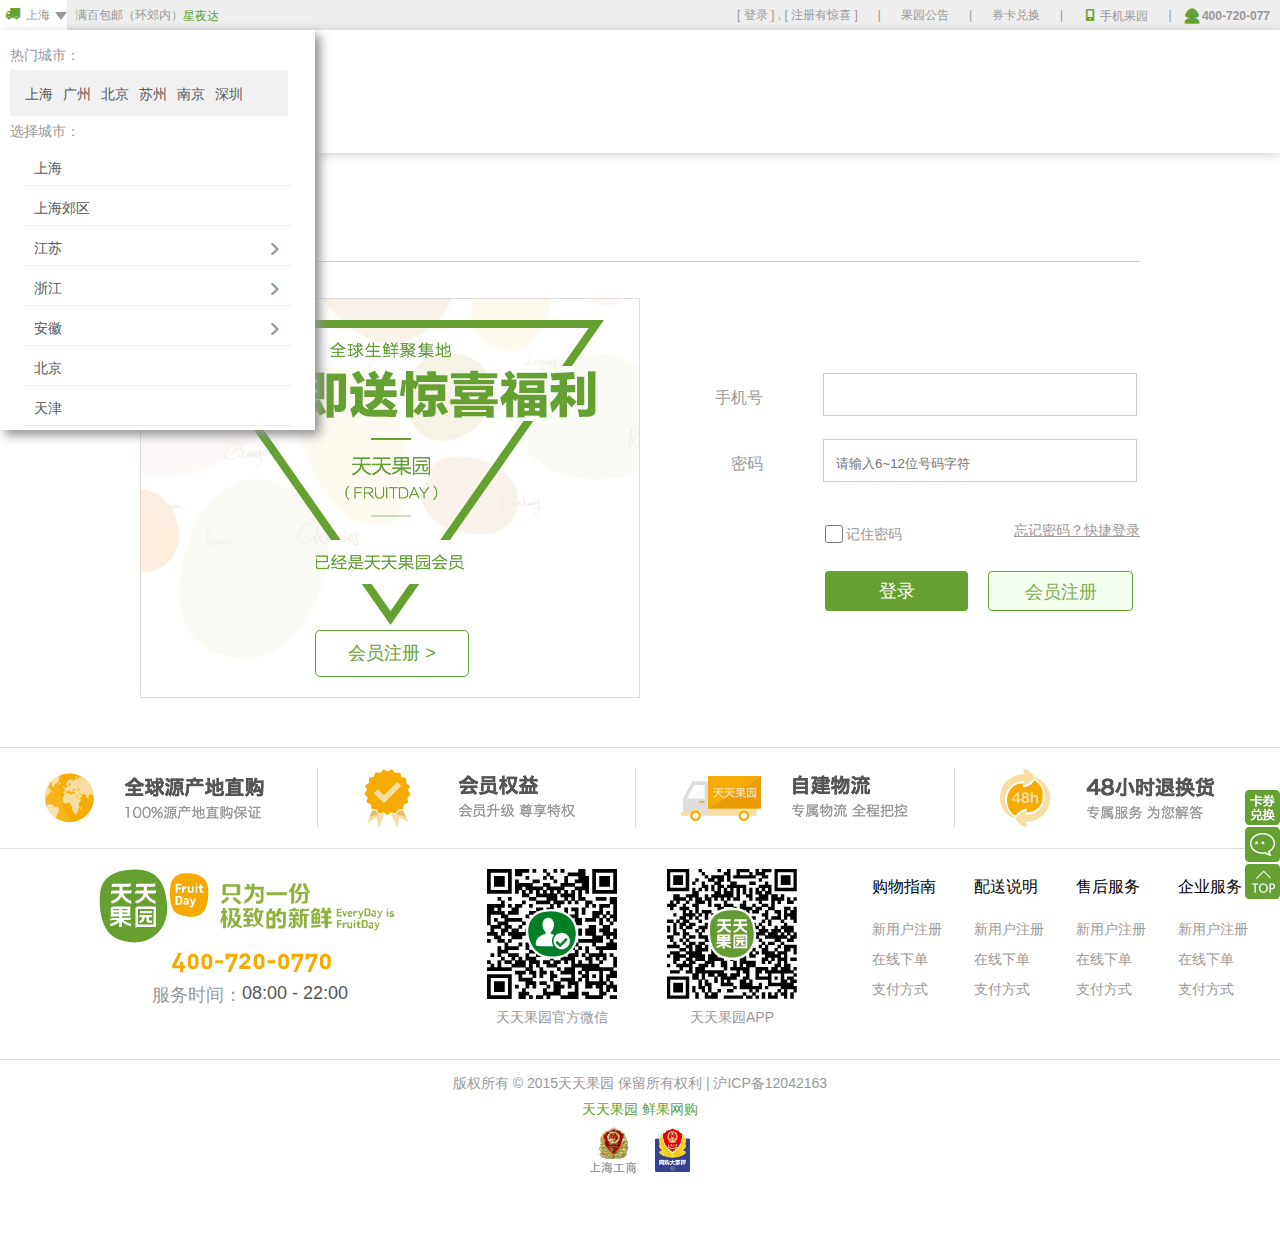
<file: html/login.html>
<!DOCTYPE html>
<html>
	<head>
		<meta charset="UTF-8">
		<title>天天果园-登录界面</title>
		<link rel="stylesheet" type="text/css" href="../css/public.css"/>
		<link rel="stylesheet" type="text/css" href="../css/login.css"/>
		<link rel="stylesheet" type="text/css" href="../font/Rightjt/iconfont.css"/>
		<link rel="stylesheet" type="text/css" href="../font/phone/iconfont.css"/>
		<link rel="stylesheet" type="text/css" href="../font/kefu/iconfont.css"/>
		<link rel="stylesheet" type="text/css" href="../font/wuliu/iconfont.css"/>
	</head>
	<body>
		<div id="top">
			<div class="address">
				<i class="iconfont">&#xe622;</i>
				<a href="#" class="selt">上海</a>
				<span></span>
				<div class="add">
					<p>热门城市：</p>
					<ul class="city">
						<a href="#">上海</a>
						<a href="#">广州</a>
						<a href="#">北京</a>
						<a href="#">苏州</a>
						<a href="#">南京</a>
						<a href="#">深圳</a>
					</ul>
					<p>选择城市：</p>
					<ul class="citys"></ul>
				</div>
			</div>
			<p class="by">满百包邮（环郊内）</p>
			<a href="#" target="_blank" class="xyd">星夜达</a>	
			<ul class="nav">
				<li class="first">
					<a href="login.html">[ 登录 ]</a> , 
					<a href="register.html">[ 注册有惊喜 ]</a>
				</li>
				<li>|</li>
				<li class="gygg">
					<a href="#">果园公告</a>
					<div class="more">
						<ul class="ad">
							<li><a href="">全仓2000元充值活动调整公告</a><span>new</span></li>
							<li><a href="">全仓充值活动调整公告</a></li>
							<li><a href="">天天果园400热线系统升级恢复</a><span>new</span></li>
						</ul>
						<a href="#" target="_blank" class="ckgd">查看更多 ></a>
					</div>
				</li>
				<li>|</li>
				<li class="jkdh"><a href="#">券卡兑换</a></li>
				<li>|</li>
				<li class="pho">
					<i class="iconfont">&#xe64d;</i>
					<a href="#">手机果园</a>
					<div class="download">
						<dl>
							<dt><span>下载果园app,</span>即享果园特价商品</dt>
							<img src="../images/guan_ewcode2.jpg" class="erweim"/>
							<a href="#"><img src="../images/guan_btn01.jpg"/></a>
							<a href="#"><img src="../images/guan_btn02.jpg"/></a>
						</dl>
						<dl class="down">
							<img src="../images/guan_ewcode1.jpg" class="erweim"/>
							<dt><span>关注果园微信</span><br/>优惠信息实时掌握</dt>
						</dl>
					</div>
				</li>
				<li>|</li>
				<li class="number">
					<i class="iconfont">&#xf0054;</i>
					<a href="#">400-720-077</a>
				</li>
			</ul>
		</div>
		<div id="logo"><a href="../index.html" class="bgicon"></a></div>
		<div id="content">
			<div class="main">
				<h2>会员登录</h2>
				<img src="../images/huiyuan.jpg"/>
				<a href="register.html" class="member">会员注册 ></a>				
				<ul>
					<li id="phone">
						<span>手机号</span>
						<input type="text" id="txt" value="" />
						<div id="wrong"><span></span></div>
						<strong></strong>
					</li>
					<li id="psword">
						<span class="mima">密码</span>
						<input type="password" id="psw" placeholder="请输入6~12位号码字符" value=""/>
						<div id="wrong"><span></span></div>
						<strong></strong>
					</li>
					<li><input type="checkbox" class="check" value="" />
						<a href="#" class="remember">记住密码</a>
						<div class="forget">
							<a href="#" target="_blank">忘记密码？</a>
							<a href="#" target="_blank">快捷登录</a>
						</div>							
					</li>
					<li>
						<a href="../index.html" id="res">登录</a>
						<a href="register.html" target="_blank" class="mer">会员注册</a>	
					</li>
				</ul>				
			</div>				
		</div>
		<div id="later">
			<ul>
				<li class="li_one"></li>
				<li class="li_two"></li>
				<li class="li_three"></li>
				<li class="li_four"></li>
			</ul>
		</div>
		<div id="bottom">
			<div class="left">
				<img src="../images/guan_tel.png"/>
				<p><span>服务时间：</span>08:00 - 22:00</p>
			</div>
			<div class="middle">
				<div class="ll">
					<img src="../images/guan_ewcode1.jpg"/>
					<span>天天果园官方微信</span>
				</div>
				<div class="rr">
					<img src="../images/guan_ewcode2.jpg"/>
					<span>天天果园APP</span>
				</div>
			</div>
			<div class="right">
				<dl>
					<dt>购物指南</dt>
					<dd><a href="#">新用户注册</a></dd>
					<dd><a href="#">在线下单</a></dd>
					<dd><a href="#">支付方式</a></dd>
				</dl>
				<dl>
					<dt>配送说明</dt>
					<dd><a href="#">新用户注册</a></dd>
					<dd><a href="#">在线下单</a></dd>
					<dd><a href="#">支付方式</a></dd>
				</dl>
				<dl>
					<dt>售后服务</dt>
					<dd><a href="#">新用户注册</a></dd>
					<dd><a href="#">在线下单</a></dd>
					<dd><a href="#">支付方式</a></dd>
				</dl>
				<dl>
					<dt>企业服务</dt>
					<dd><a href="#">新用户注册</a></dd>
					<dd><a href="#">在线下单</a></dd>
					<dd><a href="#">支付方式</a></dd>
				</dl>
			</div>
		</div>
		<div id="footer">
			<p class="copy">版权所有 &copy; 2015天天果园 保留所有权利 | 沪ICP备12042163</p>
			<p class="day">天天果园 鲜果网购</p>
			<div class="guanfang">
				<a href="#">
					<img src="../images/guan_shgs.gif"/>
				</a>
				<a href="#" class="ping">
					<img src="../images/guan_wgdjp.png"/>
				</a>
			</div>
			<div class="fix">
				<a href="#"></a>
				<a href="#"></a>
				<a href="#"></a>
			</div>
		</div>
	</body>
	<script src="../js/jquery-1.12.4.js"></script>
	<script src="../js/topEvent.js"></script>
	<script src="../js/pakageCookie.js"></script>
	
	<script src="../js/RegExp.js"></script>
	<script src="../js/top-address.js"></script>
		
	
</html>
</file>
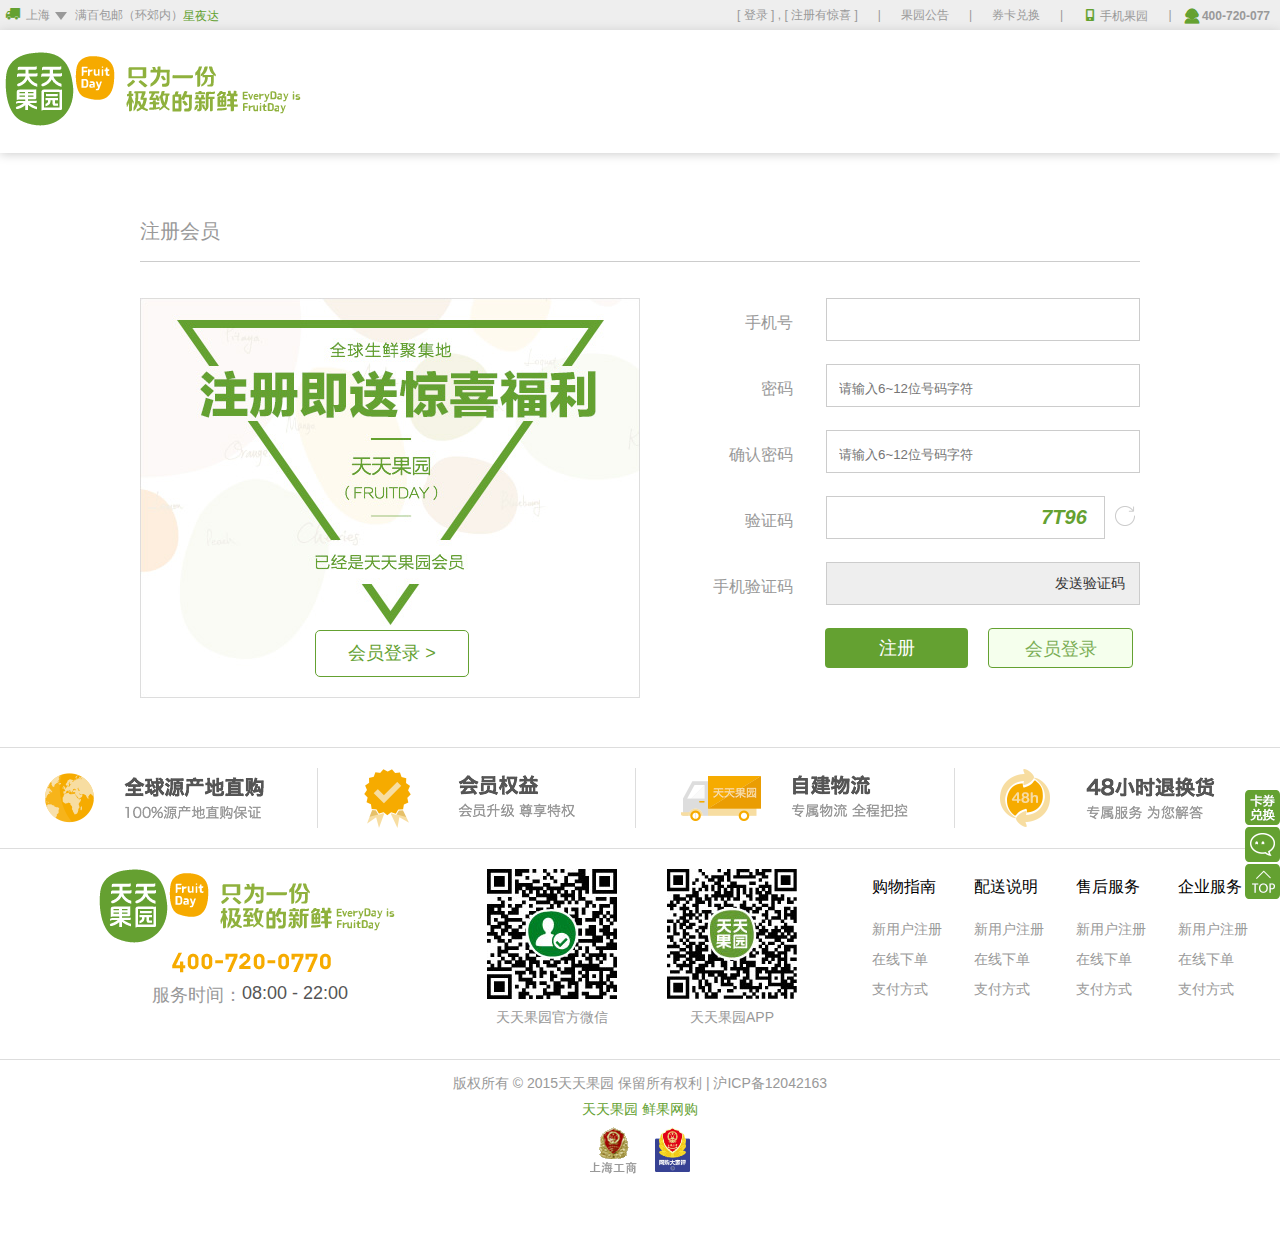
<file: html/register.html>
<!DOCTYPE html>
<html>
	<head>
		<meta charset="UTF-8">
		<title>天天果园-注册</title>
		<link rel="stylesheet" type="text/css" href="../css/public.css"/>
		<link rel="stylesheet" type="text/css" href="../css/register.css"/>
		<link rel="stylesheet" type="text/css" href="../font/Rightjt/iconfont.css"/>
		<link rel="stylesheet" type="text/css" href="../font/phone/iconfont.css"/>
		<link rel="stylesheet" type="text/css" href="../font/kefu/iconfont.css"/>
		<link rel="stylesheet" type="text/css" href="../font/wuliu/iconfont.css"/>
	</head>
	<body>
		<div id="top">
			<div class="address">
				<i class="iconfont">&#xe622;</i>
				<a href="#" class="selt">上海</a>
				<span></span>
				<div class="add">
					<p>热门城市：</p>
					<ul class="city">
						<a href="#">上海</a>
						<a href="#">广州</a>
						<a href="#">北京</a>
						<a href="#">苏州</a>
						<a href="#">南京</a>
						<a href="#">深圳</a>
					</ul>
					<p>选择城市：</p>
					<ul class="citys"></ul>
				</div>
			</div>
			<p class="by">满百包邮（环郊内）</p>
			<a href="#" target="_blank" class="xyd">星夜达</a>	
			<ul class="nav">
				<li class="first">
					<a href="login.html">[ 登录 ]</a> , 
					<a href="register.html">[ 注册有惊喜 ]</a>
				</li>
				<li>|</li>
				<li class="gygg">
					<a href="#">果园公告</a>
					<div class="more">
						<ul class="ad">
							<li><a href="">全仓2000元充值活动调整公告</a><span>new</span></li>
							<li><a href="">全仓充值活动调整公告</a></li>
							<li><a href="">天天果园400热线系统升级恢复</a><span>new</span></li>
						</ul>
						<a href="#" target="_blank" class="ckgd">查看更多 ></a>
					</div>
				</li>
				<li>|</li>
				<li class="jkdh"><a href="#">券卡兑换</a></li>
				<li>|</li>
				<li class="pho">
					<i class="iconfont">&#xe64d;</i>
					<a href="#">手机果园</a>
					<div class="download">
						<dl>
							<dt><span>下载果园app,</span>即享果园特价商品</dt>
							<img src="../images/guan_ewcode2.jpg" class="erweim"/>
							<a href="#"><img src="../images/guan_btn01.jpg"/></a>
							<a href="#"><img src="../images/guan_btn02.jpg"/></a>
						</dl>
						<dl class="down">
							<img src="../images/guan_ewcode1.jpg" class="erweim"/>
							<dt><span>关注果园微信</span><br/>优惠信息实时掌握</dt>
						</dl>
					</div>
				</li>
				<li>|</li>
				<li class="number">
					<i class="iconfont">&#xf0054;</i>
					<a href="#">400-720-077</a>
				</li>
			</ul>
		</div>
		<div id="logo"><a href="../index.html" class="bgicon"></a></div>
		<div id="content">
			<div class="main">
				<h2>注册会员</h2>
				<img src="../images/huiyuan.jpg"/>
				<a href="login.html" class="member">会员登录 ></a>				
				<ul>
					<li id="phone">
						<span>手机号</span>
						<input type="text" id="txt" value="" />
						<div id="wrong"><span></span></div>
						<strong></strong>
					</li>
					<li id="psword">
						<span class="mima">密码</span>
						<input type="password" id="psw" placeholder="请输入6~12位号码字符" value=""/>
						<div id="wrong"><span></span></div>
						<strong></strong>
					</li>
					<li id="re">
						<span>确认密码</span>
						<input type="password" id="repsw" placeholder="请输入6~12位号码字符" value="" />
						<div id="wrong"><span></span></div>
						<strong></strong>
					</li>
					<li id="yzm">
						<span class="mima">验证码</span>
						<input type="txt" id="yyy"  value=""/>
						<img src="../images/xin_03.png" />
						<em></em>
						<div id="wrong"><span></span></div>
						<strong></strong>
					</li>
					<li id="phoneY">
						<span>手机验证码</span>
						<input type="text" id="sjyzm" value="" />
						<a href="javascript:void(0)" class="send">发送验证码</a>
						<div id="wrong"><span></span></div>
						<strong></strong>
					</li>
					<li>
						<a href="login.html" id="sub">注册</a>
						<a href="login.html" target="_blank" class="mer">会员登录</a>	
					</li>
				</ul>				
			</div>				
		</div>
		<div id="later">
			<ul>
				<li class="li_one"></li>
				<li class="li_two"></li>
				<li class="li_three"></li>
				<li class="li_four"></li>
			</ul>
		</div>
		<div id="bottom">
			<div class="left">
				<img src="../images/guan_tel.png"/>
				<p><span>服务时间：</span>08:00 - 22:00</p>
			</div>
			<div class="middle">
				<div class="ll">
					<img src="../images/guan_ewcode1.jpg"/>
					<span>天天果园官方微信</span>
				</div>
				<div class="rr">
					<img src="../images/guan_ewcode2.jpg"/>
					<span>天天果园APP</span>
				</div>
			</div>
			<div class="right">
				<dl>
					<dt>购物指南</dt>
					<dd><a href="#">新用户注册</a></dd>
					<dd><a href="#">在线下单</a></dd>
					<dd><a href="#">支付方式</a></dd>
				</dl>
				<dl>
					<dt>配送说明</dt>
					<dd><a href="#">新用户注册</a></dd>
					<dd><a href="#">在线下单</a></dd>
					<dd><a href="#">支付方式</a></dd>
				</dl>
				<dl>
					<dt>售后服务</dt>
					<dd><a href="#">新用户注册</a></dd>
					<dd><a href="#">在线下单</a></dd>
					<dd><a href="#">支付方式</a></dd>
				</dl>
				<dl>
					<dt>企业服务</dt>
					<dd><a href="#">新用户注册</a></dd>
					<dd><a href="#">在线下单</a></dd>
					<dd><a href="#">支付方式</a></dd>
				</dl>
			</div>
		</div>
		<div id="footer">
			<p class="copy">版权所有 &copy; 2015天天果园 保留所有权利 | 沪ICP备12042163</p>
			<p class="day">天天果园 鲜果网购</p>
			<div class="guanfang">
				<a href="#">
					<img src="../images/guan_shgs.gif"/>
				</a>
				<a href="#" class="ping">
					<img src="../images/guan_wgdjp.png"/>
				</a>
			</div>
			<div class="fix">
				<a href="#"></a>
				<a href="#"></a>
				<a href="#"></a>
			</div>
		</div>
	</body>
	<script src="../js/jquery-1.12.4.js"></script>
	<script src="../js/topEvent.js"></script>
	<script src="../js/top-address.js"></script>
	<script src="../js/pakageCookie.js"></script>
	<script src="../js/RegExp.js"></script>
	
</html>
</file>
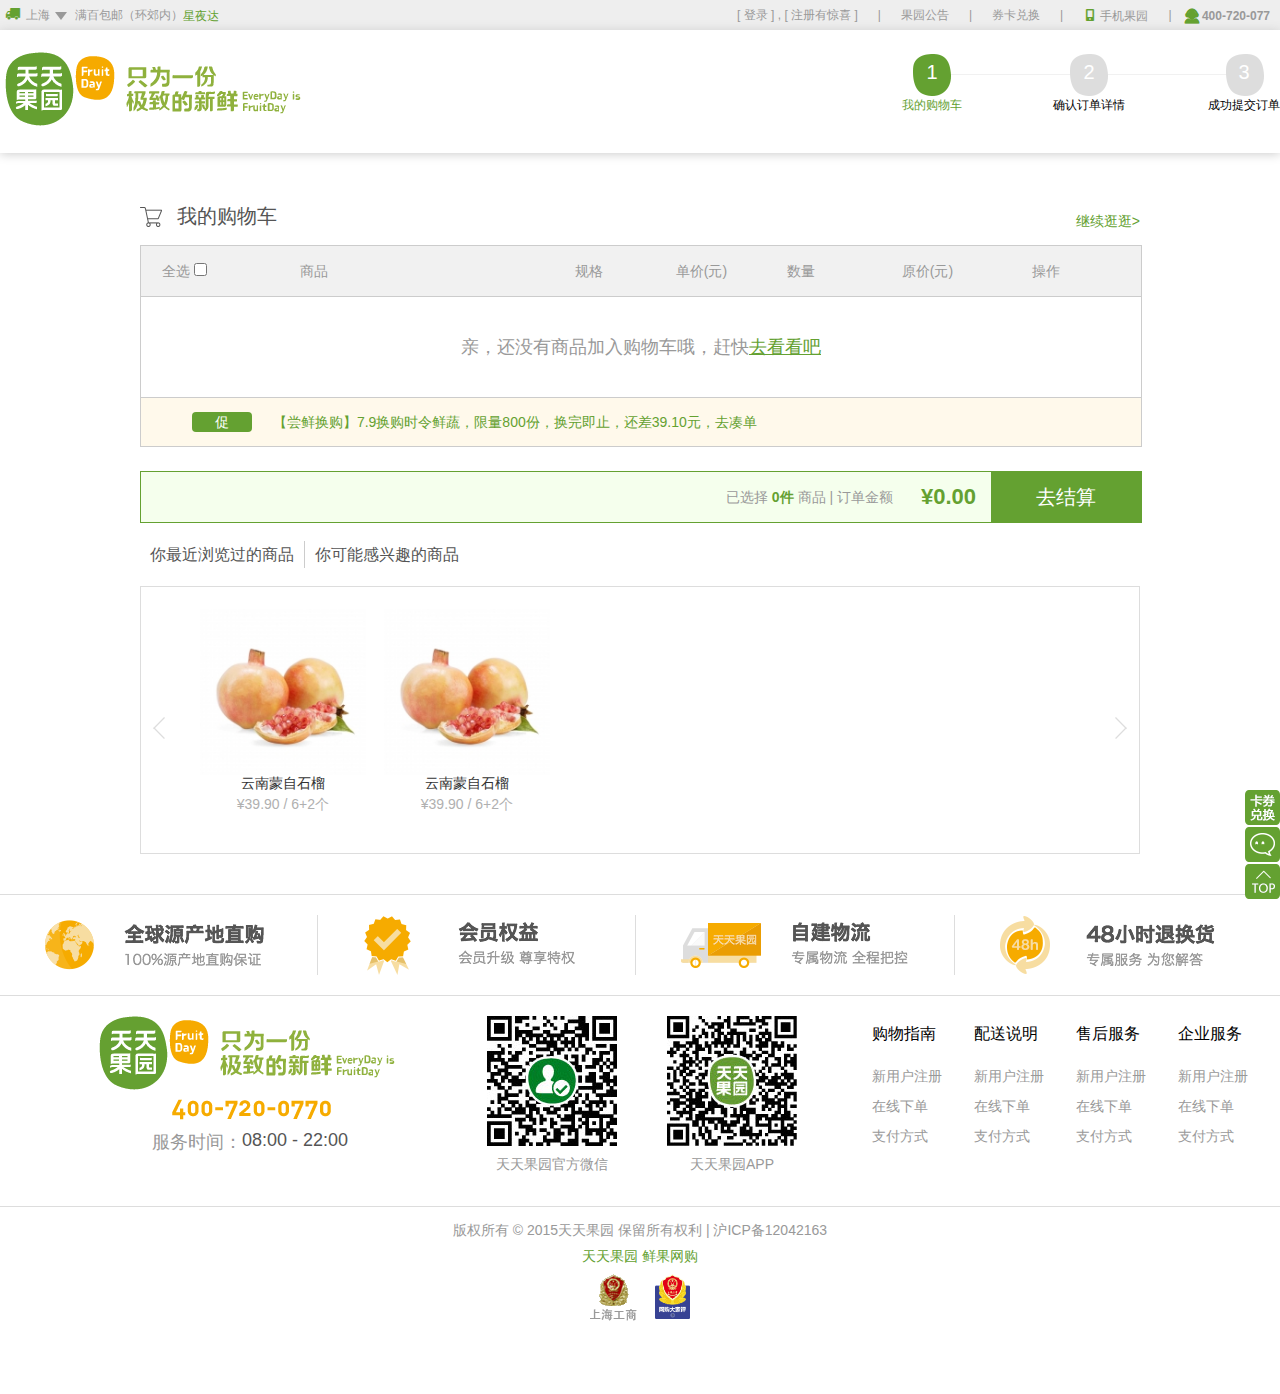
<file: html/shopCar.html>
<!DOCTYPE html>
<html>
	<head>
		<meta charset="UTF-8">
		<title>天天果园-购物车页</title>
		<link rel="stylesheet" type="text/css" href="../css/public.css"/>
		<link rel="stylesheet" type="text/css" href="../css/shopCar.css"/>
		<link rel="stylesheet" type="text/css" href="../font/Rightjt/iconfont.css"/>
		<link rel="stylesheet" type="text/css" href="../font/kefu/iconfont.css"/>
		<link rel="stylesheet" type="text/css" href="../font/phone/iconfont.css"/>
		<link rel="stylesheet" type="text/css" href="../font/wuliu/iconfont.css"/>
	</head>
	<body>
		<!--头部-->
		<div id="top">
			<div class="address">
				<i class="iconfont">&#xe622;</i>
				<a href="#" class="selt">上海</a>
				<span></span>
				<div class="add">
					<p>热门城市：</p>
					<ul class="city">
						<a href="#">上海</a>
						<a href="#">广州</a>
						<a href="#">北京</a>
						<a href="#">苏州</a>
						<a href="#">南京</a>
						<a href="#">深圳</a>
					</ul>
					<p>选择城市：</p>
					<ul class="citys"></ul>
				</div>
			</div>
			<p class="by">满百包邮（环郊内）</p>
			<a href="#" target="_blank" class="xyd">星夜达</a>	
			<ul class="nav">
				<li class="first">
					<a href="login.html" target="_blank">[ 登录 ] ,</a>  
					<a href="register.html" target="_blank">[ 注册有惊喜 ]</a>
					<a href="javascript:;" target="_blank" class="user exit"></a>  
					<a href="javascript:;" target="_blank" class="exit">[ 退出登录 ]</a>
				</li>
				<li>|</li>
				<li class="gygg">
					<a href="#">果园公告</a>
					<div class="more">
						<ul class="ad">
							<li><a href="">全仓2000元充值活动调整公告</a><span>new</span></li>
							<li><a href="">全仓充值活动调整公告</a></li>
							<li><a href="">天天果园400热线系统升级恢复</a><span>new</span></li>
						</ul>
						<a href="#" target="_blank" class="ckgd">查看更多 ></a>
					</div>
				</li>
				<li>|</li>
				<li class="jkdh"><a href="#">券卡兑换</a></li>
				<li>|</li>
				<li class="pho">
					<i class="iconfont">&#xe64d;</i>
					<a href="#">手机果园</a>
					<div class="download">
						<dl>
							<dt><span>下载果园app,</span>即享果园特价商品</dt>
							<img src="../images/guan_ewcode2.jpg" class="erweim"/>
							<a href="#"><img src="../images/guan_btn01.jpg"/></a>
							<a href="#"><img src="../images/guan_btn02.jpg"/></a>
						</dl>
						<dl class="down">
							<img src="../images/guan_ewcode1.jpg" class="erweim"/>
							<dt><span>关注果园微信</span><br/>优惠信息实时掌握</dt>
						</dl>
					</div>
				</li>
				<li>|</li>
				<li class="number">
					<i class="iconfont">&#xf0054;</i>
					<a href="#">400-720-077</a>
				</li>
			</ul>
		</div>
		<div id="logo">
			<a href="../index.html" target="_blank" class="bgicon"></a>
			<ul>
				<li class="myself">
					<span>1</span>
					<div>我的购物车</div>
				</li>
				<li class="ok">
					<span>2</span>
					<div>确认订单详情</div>
				</li>
				<li class="sub">
					<span>3</span>
					<div>成功提交订单</div>
				</li>
			</ul>
		</div>
		<!--购物车部分-->
		<div id="content">
			<div class="myCar">
				<div class="car-up">
					<p>我的购物车</p>
					<a href="../index.html">继续逛逛></a>
				</div>
				<div class="classType">
					<ul class="type">
						<div>全选<input type="checkbox" id="choose"/></div>
						<li class="li_one">商品</li>
						<li class="li_two">规格</li>
						<li class="li_three">单价(元)</li>
						<li class="li_four">数量</li>
						<li class="li_five">原价(元)</li>
						<li class="li_six">操作</li>
					</ul>
					<div class="good_con"></div>
					<div class="down">
						<p>促</p>
						<a href="#">【尝鲜换购】7.9换购时令鲜蔬，限量800份，换完即止，还差39.10元，去凑单</a>
					</div>
				</div>
				<div class="account">
					<div class="js">
						<p>已选择 <span><m></m>件</span> 商品 | 订单金额</p>
						<span class="money"></span>
						<a href="account.html" target="_blank">去结算</a>
					</div>
				</div>
				<div class="look">
					<div class="look-up">
						<p class="recent"><span>你最近浏览过的商品</span></p>
						<p>你可能感兴趣的商品</p>
					</div>					
					<div class="recent-look">
						<div class="prev"></div>
						<ul>
							<li>
								<a href="#" target="_blank">
									<em><img src="../images/sl.jpg"/></em>
									<p>云南蒙自石榴</p>
									<span>&yen;39.90 / 6+2个</span>
								</a>
							</li>
							<li>
								<a href="#" target="_blank">
									<em><img src="../images/sl.jpg"/></em>
									<p>云南蒙自石榴</p>
									<span>&yen;39.90 / 6+2个</span>
								</a>
							</li>				
						</ul>
						<div class="next"></div>
					</div>
				</div>				
			</div>
		</div>
		<div id="later">
			<ul>
				<li class="li_one"></li>
				<li class="li_two"></li>
				<li class="li_three"></li>
				<li class="li_four"></li>
			</ul>
		</div>
		<div id="bottom">
			<div class="left">
				<img src="../images/guan_tel.png"/>
				<p><span>服务时间：</span>08:00 - 22:00</p>
			</div>
			<div class="middle">
				<div class="ll">
					<img src="../images/guan_ewcode1.jpg"/>
					<span>天天果园官方微信</span>
				</div>
				<div class="rr">
					<img src="../images/guan_ewcode2.jpg"/>
					<span>天天果园APP</span>
				</div>
			</div>
			<div class="right">
				<dl>
					<dt>购物指南</dt>
					<dd><a href="#">新用户注册</a></dd>
					<dd><a href="#">在线下单</a></dd>
					<dd><a href="#">支付方式</a></dd>
				</dl>
				<dl>
					<dt>配送说明</dt>
					<dd><a href="#">新用户注册</a></dd>
					<dd><a href="#">在线下单</a></dd>
					<dd><a href="#">支付方式</a></dd>
				</dl>
				<dl>
					<dt>售后服务</dt>
					<dd><a href="#">新用户注册</a></dd>
					<dd><a href="#">在线下单</a></dd>
					<dd><a href="#">支付方式</a></dd>
				</dl>
				<dl>
					<dt>企业服务</dt>
					<dd><a href="#">新用户注册</a></dd>
					<dd><a href="#">在线下单</a></dd>
					<dd><a href="#">支付方式</a></dd>
				</dl>
			</div>
		</div>
		<div id="footer">
			<p class="copy">版权所有 &copy; 2015天天果园 保留所有权利 | 沪ICP备12042163</p>
			<p class="day">天天果园 鲜果网购</p>
			<div class="guanfang">
				<a href="#">
					<img src="../images/guan_shgs.gif"/>
				</a>
				<a href="#" class="ping">
					<img src="../images/guan_wgdjp.png"/>
				</a>
			</div>
			<div class="fix">
				<a href="#"></a>
				<a href="#"></a>
				<a href="#"></a>
			</div>
		</div>
	</body>
	<script src="../js/jquery-1.12.4.js"></script>
	<script src="../js/pakageCookie.js"></script>
	<script src="../js/topEvent.js"></script>
	<script src="../js/shopCar.js"></script>
	
	<script src="../js/top-address.js"></script>
</html>
</file>
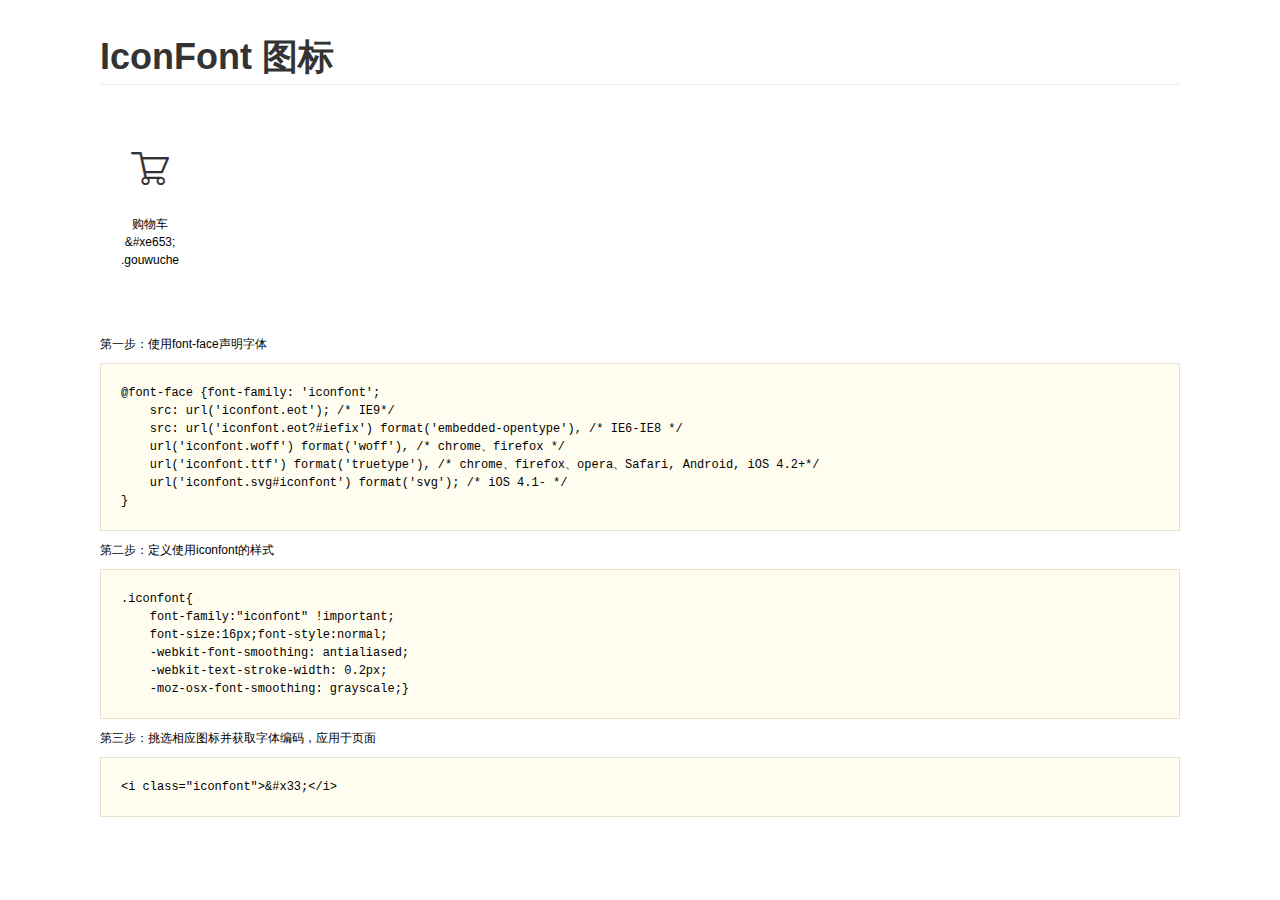
<file: font/car/demo.html>
<!DOCTYPE html>
<html>
<head>
    <meta charset="utf-8"/>
    <title>IconFont</title>
    <link rel="stylesheet" href="demo.css">
    <link rel="stylesheet" href="iconfont.css">
</head>
<body>
    <div class="main">
        <h1>IconFont 图标</h1>
        <ul class="icon_lists clear">
            
                <li>
                <i class="icon iconfont">&#xe653;</i>
                    <div class="name">购物车</div>
                    <div class="code">&amp;#xe653;</div>
                    <div class="fontclass">.gouwuche</div>
                </li>
            
        </ul>


        <div class="helps">
            第一步：使用font-face声明字体
            <pre>
@font-face {font-family: 'iconfont';
    src: url('iconfont.eot'); /* IE9*/
    src: url('iconfont.eot?#iefix') format('embedded-opentype'), /* IE6-IE8 */
    url('iconfont.woff') format('woff'), /* chrome、firefox */
    url('iconfont.ttf') format('truetype'), /* chrome、firefox、opera、Safari, Android, iOS 4.2+*/
    url('iconfont.svg#iconfont') format('svg'); /* iOS 4.1- */
}
</pre>
第二步：定义使用iconfont的样式
            <pre>
.iconfont{
    font-family:"iconfont" !important;
    font-size:16px;font-style:normal;
    -webkit-font-smoothing: antialiased;
    -webkit-text-stroke-width: 0.2px;
    -moz-osx-font-smoothing: grayscale;}
</pre>
第三步：挑选相应图标并获取字体编码，应用于页面
<pre>
&lt;i class="iconfont"&gt;&amp;#x33;&lt;/i&gt;
</pre>
        </div>

    </div>
</body>
</html>
</file>
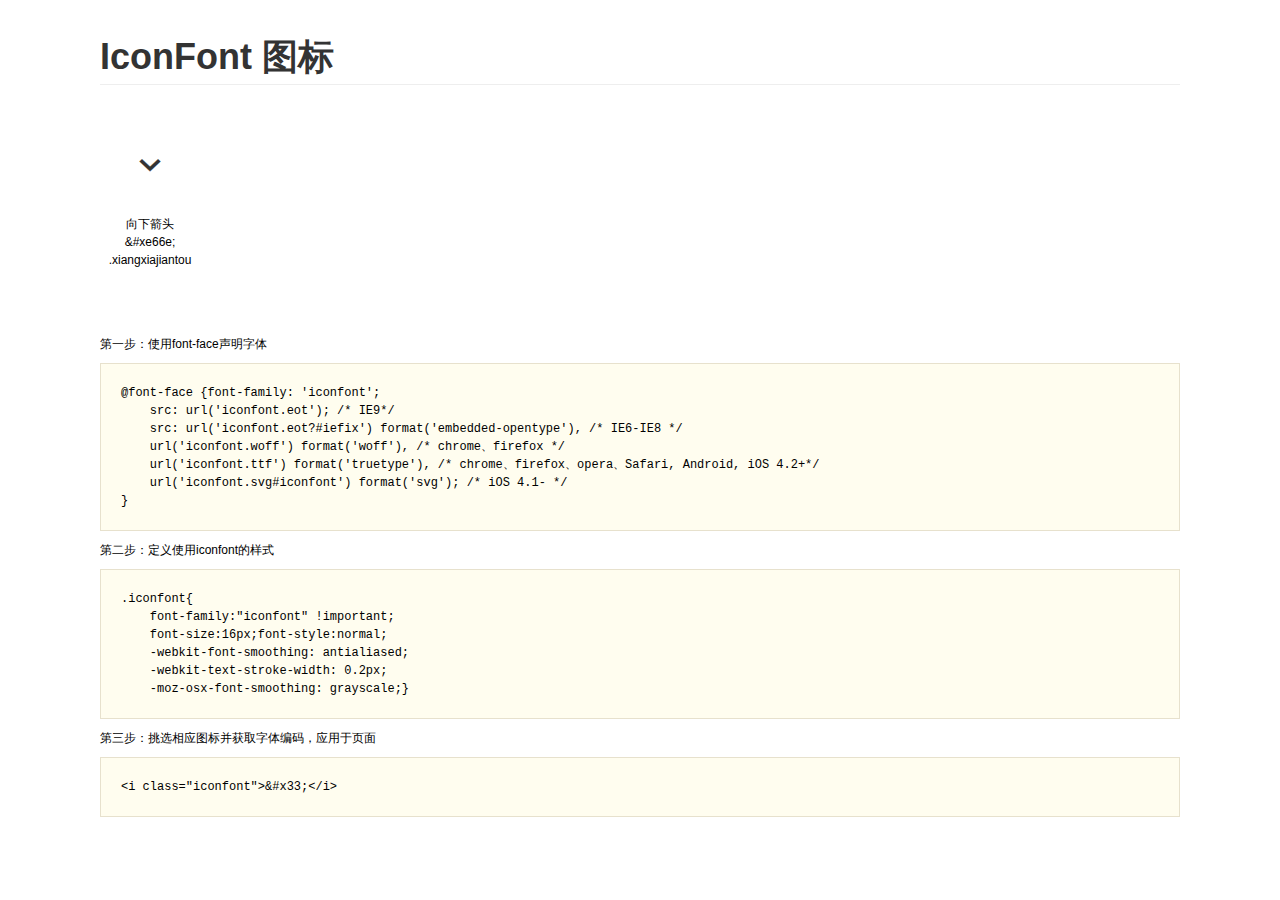
<file: font/downjt/demo.html>
<!DOCTYPE html>
<html>
<head>
    <meta charset="utf-8"/>
    <title>IconFont</title>
    <link rel="stylesheet" href="demo.css">
    <link rel="stylesheet" href="iconfont.css">
</head>
<body>
    <div class="main">
        <h1>IconFont 图标</h1>
        <ul class="icon_lists clear">
            
                <li>
                <i class="icon iconfont">&#xe66e;</i>
                    <div class="name">向下箭头</div>
                    <div class="code">&amp;#xe66e;</div>
                    <div class="fontclass">.xiangxiajiantou</div>
                </li>
            
        </ul>


        <div class="helps">
            第一步：使用font-face声明字体
            <pre>
@font-face {font-family: 'iconfont';
    src: url('iconfont.eot'); /* IE9*/
    src: url('iconfont.eot?#iefix') format('embedded-opentype'), /* IE6-IE8 */
    url('iconfont.woff') format('woff'), /* chrome、firefox */
    url('iconfont.ttf') format('truetype'), /* chrome、firefox、opera、Safari, Android, iOS 4.2+*/
    url('iconfont.svg#iconfont') format('svg'); /* iOS 4.1- */
}
</pre>
第二步：定义使用iconfont的样式
            <pre>
.iconfont{
    font-family:"iconfont" !important;
    font-size:16px;font-style:normal;
    -webkit-font-smoothing: antialiased;
    -webkit-text-stroke-width: 0.2px;
    -moz-osx-font-smoothing: grayscale;}
</pre>
第三步：挑选相应图标并获取字体编码，应用于页面
<pre>
&lt;i class="iconfont"&gt;&amp;#x33;&lt;/i&gt;
</pre>
        </div>

    </div>
</body>
</html>
</file>
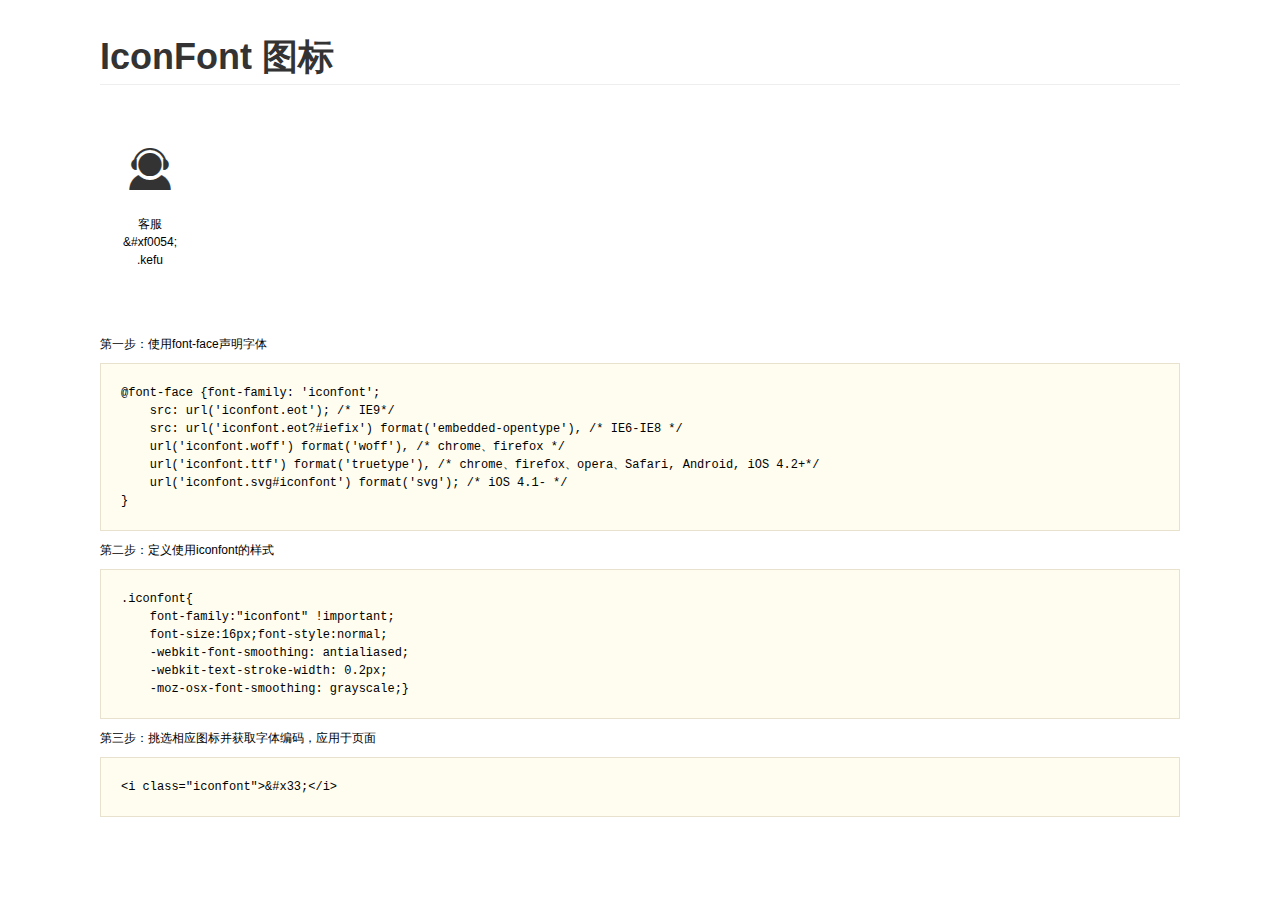
<file: font/kefu/demo.html>
<!DOCTYPE html>
<html>
<head>
    <meta charset="utf-8"/>
    <title>IconFont</title>
    <link rel="stylesheet" href="demo.css">
    <link rel="stylesheet" href="iconfont.css">
</head>
<body>
    <div class="main">
        <h1>IconFont 图标</h1>
        <ul class="icon_lists clear">
            
                <li>
                <i class="icon iconfont">&#xf0054;</i>
                    <div class="name">客服</div>
                    <div class="code">&amp;#xf0054;</div>
                    <div class="fontclass">.kefu</div>
                </li>
            
        </ul>


        <div class="helps">
            第一步：使用font-face声明字体
            <pre>
@font-face {font-family: 'iconfont';
    src: url('iconfont.eot'); /* IE9*/
    src: url('iconfont.eot?#iefix') format('embedded-opentype'), /* IE6-IE8 */
    url('iconfont.woff') format('woff'), /* chrome、firefox */
    url('iconfont.ttf') format('truetype'), /* chrome、firefox、opera、Safari, Android, iOS 4.2+*/
    url('iconfont.svg#iconfont') format('svg'); /* iOS 4.1- */
}
</pre>
第二步：定义使用iconfont的样式
            <pre>
.iconfont{
    font-family:"iconfont" !important;
    font-size:16px;font-style:normal;
    -webkit-font-smoothing: antialiased;
    -webkit-text-stroke-width: 0.2px;
    -moz-osx-font-smoothing: grayscale;}
</pre>
第三步：挑选相应图标并获取字体编码，应用于页面
<pre>
&lt;i class="iconfont"&gt;&amp;#x33;&lt;/i&gt;
</pre>
        </div>

    </div>
</body>
</html>
</file>
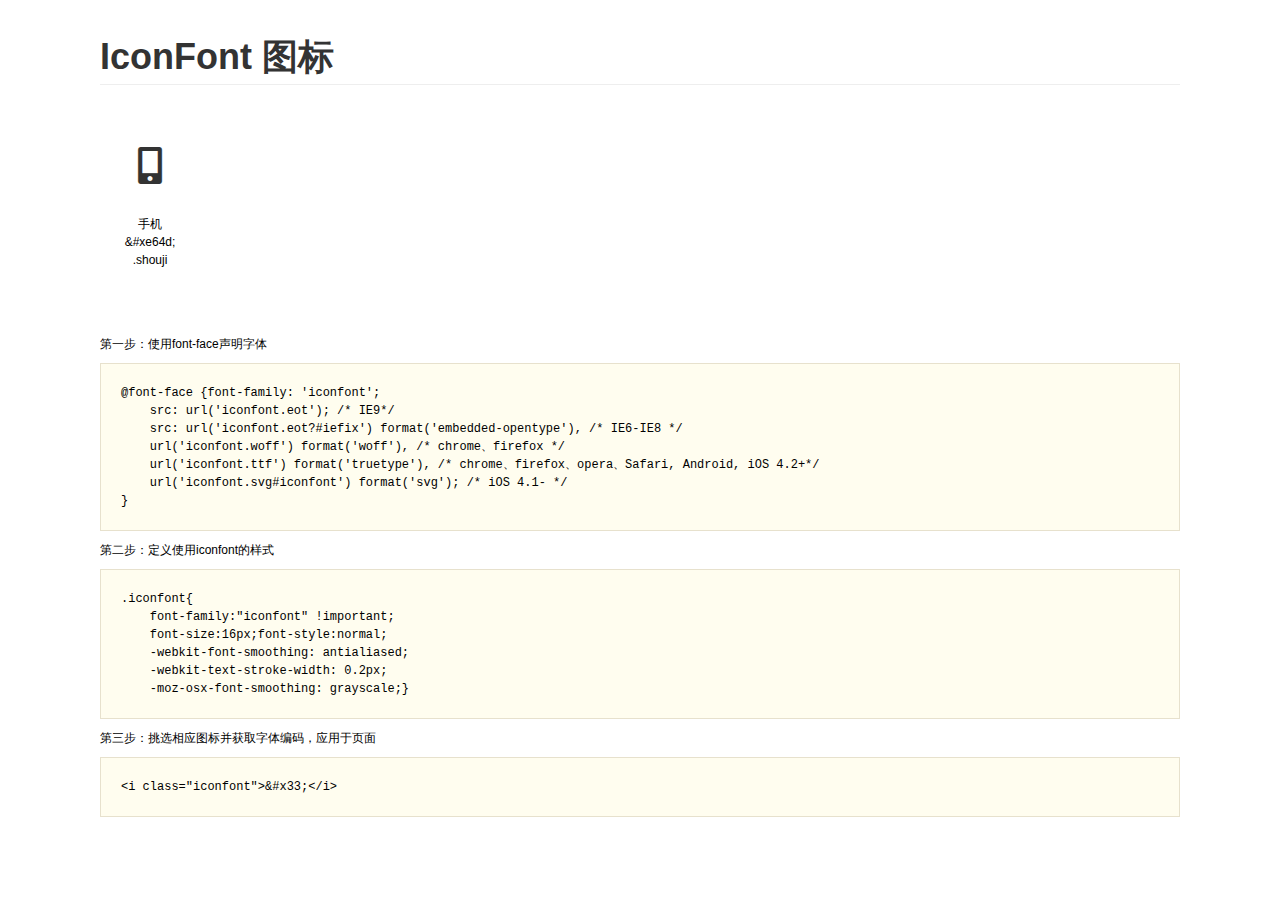
<file: font/phone/demo.html>
<!DOCTYPE html>
<html>
<head>
    <meta charset="utf-8"/>
    <title>IconFont</title>
    <link rel="stylesheet" href="demo.css">
    <link rel="stylesheet" href="iconfont.css">
</head>
<body>
    <div class="main">
        <h1>IconFont 图标</h1>
        <ul class="icon_lists clear">
            
                <li>
                <i class="icon iconfont">&#xe64d;</i>
                    <div class="name">手机</div>
                    <div class="code">&amp;#xe64d;</div>
                    <div class="fontclass">.shouji</div>
                </li>
            
        </ul>


        <div class="helps">
            第一步：使用font-face声明字体
            <pre>
@font-face {font-family: 'iconfont';
    src: url('iconfont.eot'); /* IE9*/
    src: url('iconfont.eot?#iefix') format('embedded-opentype'), /* IE6-IE8 */
    url('iconfont.woff') format('woff'), /* chrome、firefox */
    url('iconfont.ttf') format('truetype'), /* chrome、firefox、opera、Safari, Android, iOS 4.2+*/
    url('iconfont.svg#iconfont') format('svg'); /* iOS 4.1- */
}
</pre>
第二步：定义使用iconfont的样式
            <pre>
.iconfont{
    font-family:"iconfont" !important;
    font-size:16px;font-style:normal;
    -webkit-font-smoothing: antialiased;
    -webkit-text-stroke-width: 0.2px;
    -moz-osx-font-smoothing: grayscale;}
</pre>
第三步：挑选相应图标并获取字体编码，应用于页面
<pre>
&lt;i class="iconfont"&gt;&amp;#x33;&lt;/i&gt;
</pre>
        </div>

    </div>
</body>
</html>
</file>
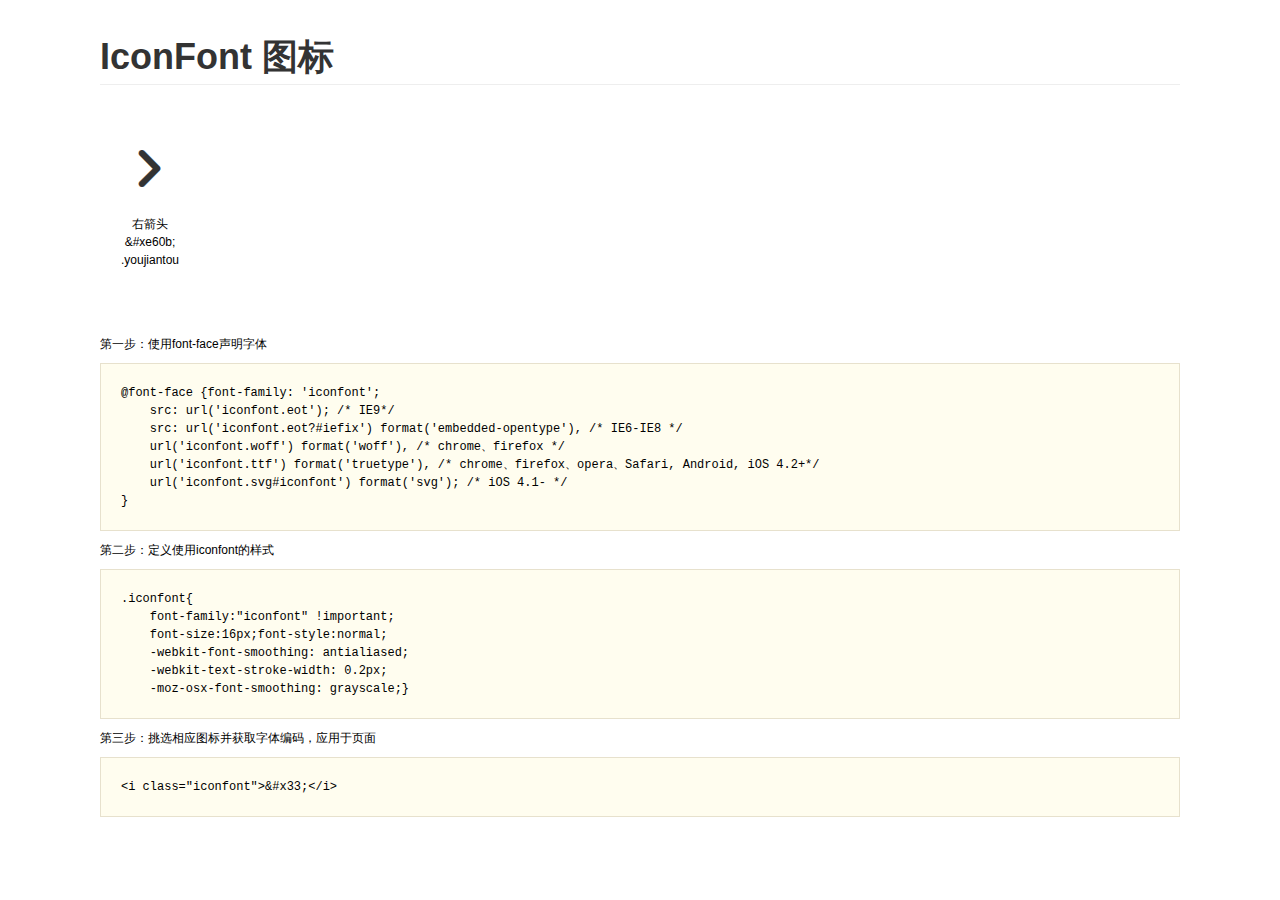
<file: font/Rightjt/demo.html>
<!DOCTYPE html>
<html>
<head>
    <meta charset="utf-8"/>
    <title>IconFont</title>
    <link rel="stylesheet" href="demo.css">
    <link rel="stylesheet" href="iconfont.css">
</head>
<body>
    <div class="main">
        <h1>IconFont 图标</h1>
        <ul class="icon_lists clear">
            
                <li>
                <i class="icon iconfont">&#xe60b;</i>
                    <div class="name">右箭头</div>
                    <div class="code">&amp;#xe60b;</div>
                    <div class="fontclass">.youjiantou</div>
                </li>
            
        </ul>


        <div class="helps">
            第一步：使用font-face声明字体
            <pre>
@font-face {font-family: 'iconfont';
    src: url('iconfont.eot'); /* IE9*/
    src: url('iconfont.eot?#iefix') format('embedded-opentype'), /* IE6-IE8 */
    url('iconfont.woff') format('woff'), /* chrome、firefox */
    url('iconfont.ttf') format('truetype'), /* chrome、firefox、opera、Safari, Android, iOS 4.2+*/
    url('iconfont.svg#iconfont') format('svg'); /* iOS 4.1- */
}
</pre>
第二步：定义使用iconfont的样式
            <pre>
.iconfont{
    font-family:"iconfont" !important;
    font-size:16px;font-style:normal;
    -webkit-font-smoothing: antialiased;
    -webkit-text-stroke-width: 0.2px;
    -moz-osx-font-smoothing: grayscale;}
</pre>
第三步：挑选相应图标并获取字体编码，应用于页面
<pre>
&lt;i class="iconfont"&gt;&amp;#x33;&lt;/i&gt;
</pre>
        </div>

    </div>
</body>
</html>
</file>
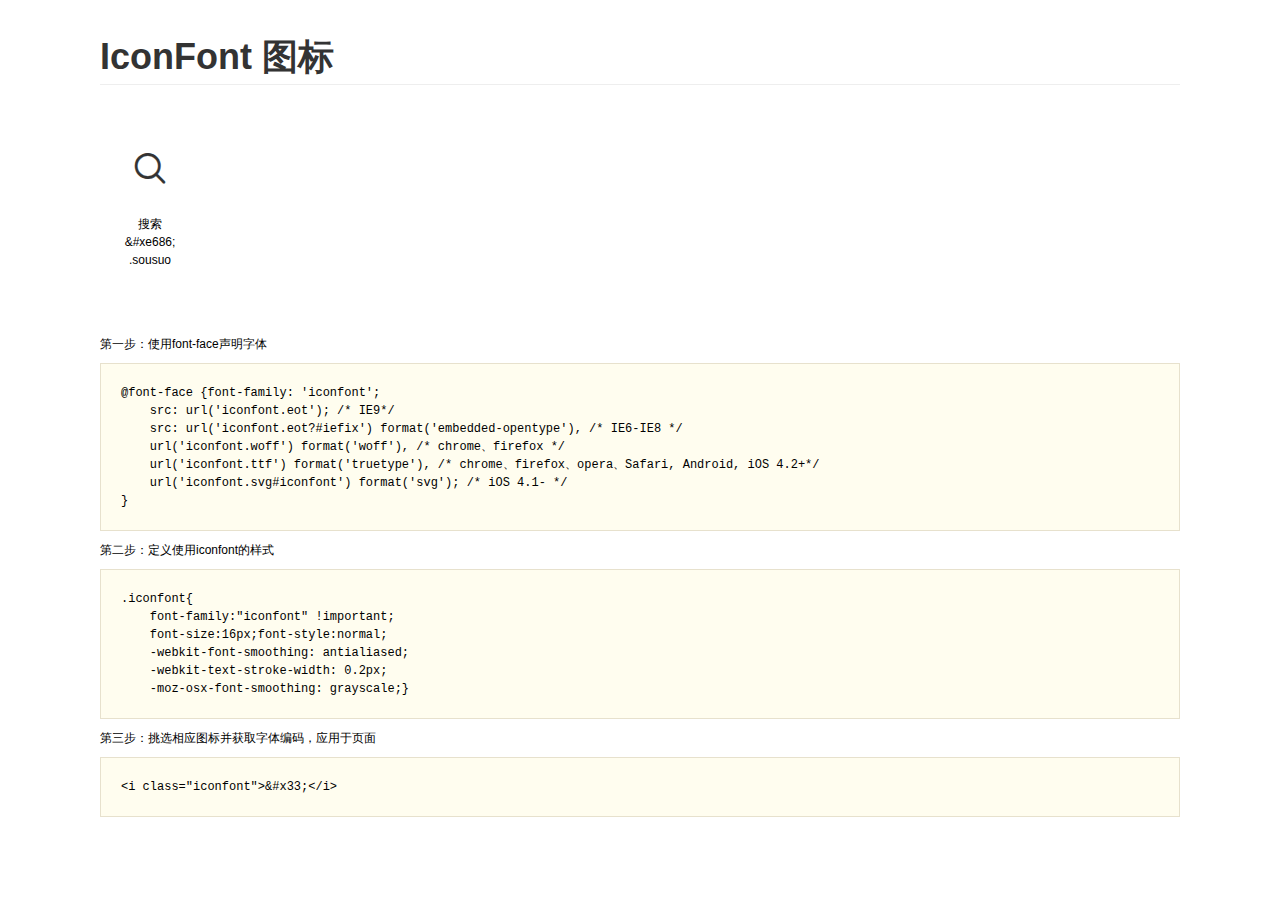
<file: font/search/demo.html>
<!DOCTYPE html>
<html>
<head>
    <meta charset="utf-8"/>
    <title>IconFont</title>
    <link rel="stylesheet" href="demo.css">
    <link rel="stylesheet" href="iconfont.css">
</head>
<body>
    <div class="main">
        <h1>IconFont 图标</h1>
        <ul class="icon_lists clear">
            
                <li>
                <i class="icon iconfont">&#xe686;</i>
                    <div class="name">搜索</div>
                    <div class="code">&amp;#xe686;</div>
                    <div class="fontclass">.sousuo</div>
                </li>
            
        </ul>


        <div class="helps">
            第一步：使用font-face声明字体
            <pre>
@font-face {font-family: 'iconfont';
    src: url('iconfont.eot'); /* IE9*/
    src: url('iconfont.eot?#iefix') format('embedded-opentype'), /* IE6-IE8 */
    url('iconfont.woff') format('woff'), /* chrome、firefox */
    url('iconfont.ttf') format('truetype'), /* chrome、firefox、opera、Safari, Android, iOS 4.2+*/
    url('iconfont.svg#iconfont') format('svg'); /* iOS 4.1- */
}
</pre>
第二步：定义使用iconfont的样式
            <pre>
.iconfont{
    font-family:"iconfont" !important;
    font-size:16px;font-style:normal;
    -webkit-font-smoothing: antialiased;
    -webkit-text-stroke-width: 0.2px;
    -moz-osx-font-smoothing: grayscale;}
</pre>
第三步：挑选相应图标并获取字体编码，应用于页面
<pre>
&lt;i class="iconfont"&gt;&amp;#x33;&lt;/i&gt;
</pre>
        </div>

    </div>
</body>
</html>
</file>
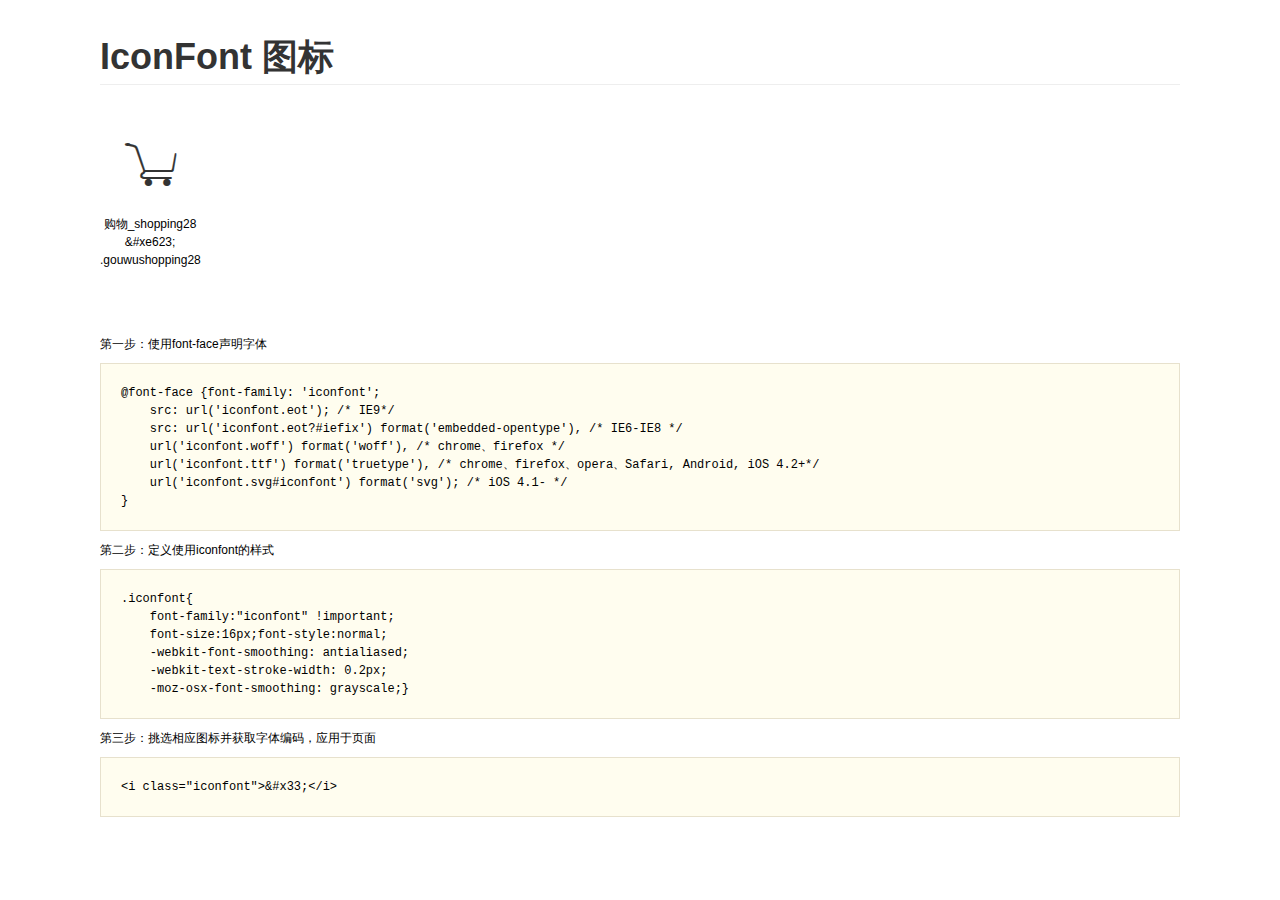
<file: font/shopCar/demo.html>
<!DOCTYPE html>
<html>
<head>
    <meta charset="utf-8"/>
    <title>IconFont</title>
    <link rel="stylesheet" href="demo.css">
    <link rel="stylesheet" href="iconfont.css">
</head>
<body>
    <div class="main">
        <h1>IconFont 图标</h1>
        <ul class="icon_lists clear">
            
                <li>
                <i class="icon iconfont">&#xe623;</i>
                    <div class="name">购物_shopping28</div>
                    <div class="code">&amp;#xe623;</div>
                    <div class="fontclass">.gouwushopping28</div>
                </li>
            
        </ul>


        <div class="helps">
            第一步：使用font-face声明字体
            <pre>
@font-face {font-family: 'iconfont';
    src: url('iconfont.eot'); /* IE9*/
    src: url('iconfont.eot?#iefix') format('embedded-opentype'), /* IE6-IE8 */
    url('iconfont.woff') format('woff'), /* chrome、firefox */
    url('iconfont.ttf') format('truetype'), /* chrome、firefox、opera、Safari, Android, iOS 4.2+*/
    url('iconfont.svg#iconfont') format('svg'); /* iOS 4.1- */
}
</pre>
第二步：定义使用iconfont的样式
            <pre>
.iconfont{
    font-family:"iconfont" !important;
    font-size:16px;font-style:normal;
    -webkit-font-smoothing: antialiased;
    -webkit-text-stroke-width: 0.2px;
    -moz-osx-font-smoothing: grayscale;}
</pre>
第三步：挑选相应图标并获取字体编码，应用于页面
<pre>
&lt;i class="iconfont"&gt;&amp;#x33;&lt;/i&gt;
</pre>
        </div>

    </div>
</body>
</html>
</file>
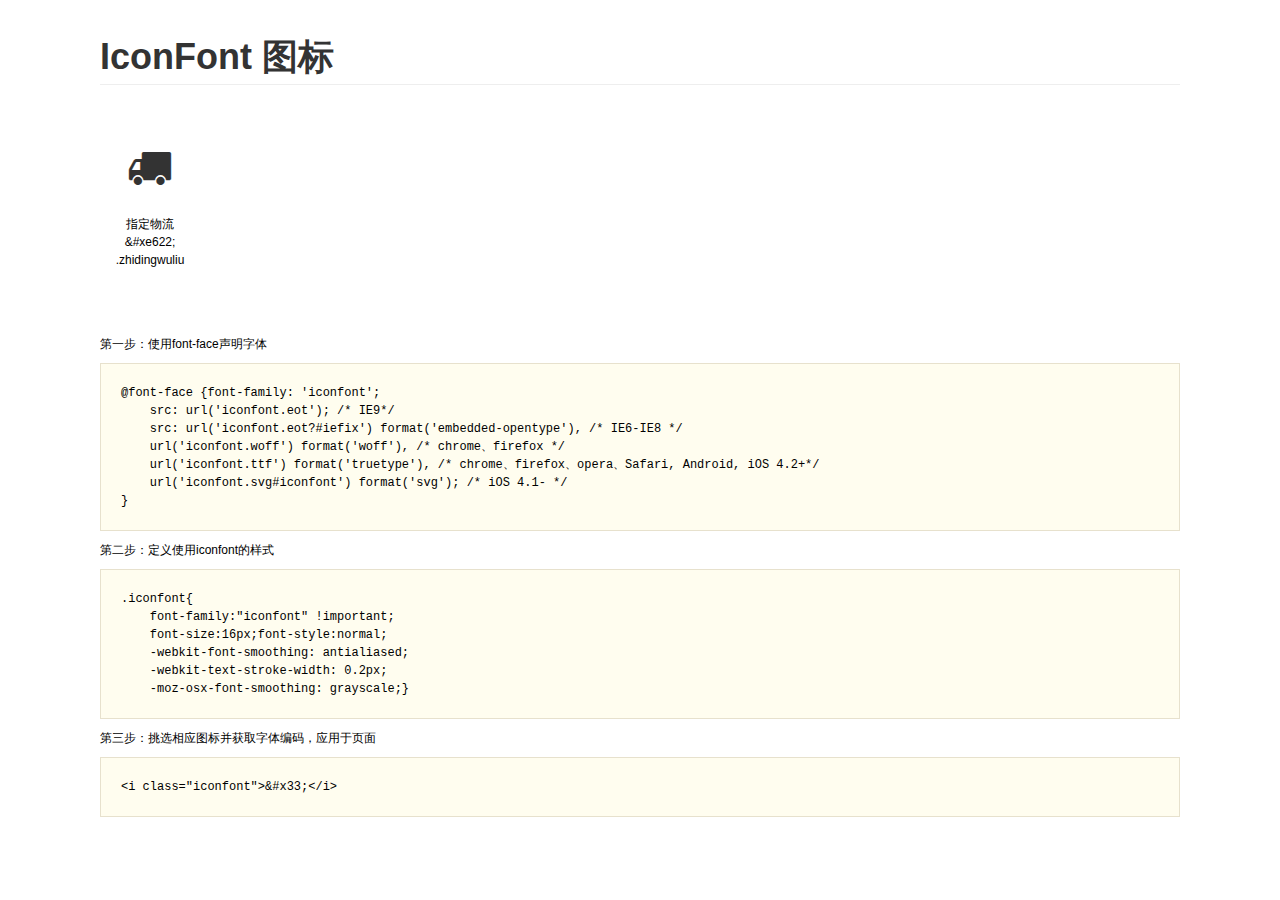
<file: font/wuliu/demo.html>
<!DOCTYPE html>
<html>
<head>
    <meta charset="utf-8"/>
    <title>IconFont</title>
    <link rel="stylesheet" href="demo.css">
    <link rel="stylesheet" href="iconfont.css">
</head>
<body>
    <div class="main">
        <h1>IconFont 图标</h1>
        <ul class="icon_lists clear">
            
                <li>
                <i class="icon iconfont">&#xe622;</i>
                    <div class="name">指定物流</div>
                    <div class="code">&amp;#xe622;</div>
                    <div class="fontclass">.zhidingwuliu</div>
                </li>
            
        </ul>


        <div class="helps">
            第一步：使用font-face声明字体
            <pre>
@font-face {font-family: 'iconfont';
    src: url('iconfont.eot'); /* IE9*/
    src: url('iconfont.eot?#iefix') format('embedded-opentype'), /* IE6-IE8 */
    url('iconfont.woff') format('woff'), /* chrome、firefox */
    url('iconfont.ttf') format('truetype'), /* chrome、firefox、opera、Safari, Android, iOS 4.2+*/
    url('iconfont.svg#iconfont') format('svg'); /* iOS 4.1- */
}
</pre>
第二步：定义使用iconfont的样式
            <pre>
.iconfont{
    font-family:"iconfont" !important;
    font-size:16px;font-style:normal;
    -webkit-font-smoothing: antialiased;
    -webkit-text-stroke-width: 0.2px;
    -moz-osx-font-smoothing: grayscale;}
</pre>
第三步：挑选相应图标并获取字体编码，应用于页面
<pre>
&lt;i class="iconfont"&gt;&amp;#x33;&lt;/i&gt;
</pre>
        </div>

    </div>
</body>
</html>
</file>
<file: css/public.css>
body,ul,li,dl,dt,dd,p,h1,h2,h3,h4,h5,h6,form,img,table,fieldset,legend{margin:0; padding:0;font-family:  "Hiragino Sans GB","Microsoft YaHei",sans-serif;}
ul,li{list-style:none;}
img,fieldset,input{border:0; }
img{display:block;}
a{text-decoration:none; color:#333;}
h1,h2,h3,h4,h5,h6{font-weight:100;}
body{font-size:14px; }
input,a{outline:none;}


#top{
	width: 100%;
	height: 30px;
	background: #eee;
	font-size: 12px;
}
#top .address{
	height: 30px;  
	position: relative; 
	float: left;	
}
#top .address i{
	margin: 6px 6px 0 6px;
	float: left;
	color: #64A131;
}
#top .address span{
	display: block;
	width: 0;
	height: 0;
	float: left;
	margin: 12px 0 0 5px;
	border-top: 8px solid #999999;
	border-left: 6px solid transparent;
	border-right: 6px solid transparent;
}
#top .address .selt{
	line-height: 30px; 
	float: left;
	color: #999;
}
#top .address .add{
	display: none;
	width: 295px;
	height: 380px; 
	position: absolute;
	top: 30px;
	left: 0;
	z-index: 10;
	padding: 10px;
	font-size: 14px;
	cursor: pointer;
	background: #fff;
	overflow: hidden;
	overflow-y: scroll;
	-moz-box-shadow: 5px 5px 10px #909090;/*firefox*/
	-webkit-box-shadow: 5px 5px 10px #909090;/*safari或chrome*/
	box-shadow:5px 5px 10px #909090;/*opera或ie9*/
}
#top .address .add p{
	width: 100%;
	line-height: 30px;	
	color: #999;
	float: left;
}
#top .address .add .city{	
	width: 268px;
	padding: 8px 5px;
	height: 30px;
	background: #F1F1F1;
	float: left;
}
#top .address .add .city a{
	margin:8px 0 0 10px;
	color: #555;
	float: left;
}
#top .address .add .city a:hover{
	color:#64A131 ;
	border-bottom: 1px solid #64A131 ;
}
#top .address .add .citys{	
	width: 268px;
	margin: 0 auto;
	overflow: hidden;
}
#top .address .add .citys li{
	width: 100%;
	padding-top: 5px;
	border-bottom: 1px solid #eee;
}
#top .address .add .citys>li:hover{
	background: #F1F1F1;	
	color: #67A235;	
}
#top .address .add .citys li:hover a,#top .address .add .citys li:hover i{
	color: #67A235;
}
#top .address .add .citys li a{
	display: inline-block;
	padding: 5px 10px;
	line-height: 24px;
	color: #555;
	font-size: 14px;
}
#top .address .add .citys li i{
	margin: 10px 10px 0 0;
	color: #999;
	float: right;
}
#top .address .add .citys li .rotate{
	transform: rotate(90deg);
}
#top .address .add .citys li .ball{
	width: 100%;
	height: auto;
	display: none;
	background: #fff;
	
	overflow: hidden;
}
#top .address .add .citys li .ball .end{
	width: 100%;
	font-size: 14px;
	color: #555;
	padding:10px 20px;	
	border-top: 1px dashed #eee;
	border-bottom: 0;
}
#top .address .add .citys li .ball .end:hover{
	color:#67A235;
}	
#top .by{
	line-height: 30px; 
	float: left;
	color: #999;
	padding-left:8px;
}
#top .xyd{
	margin-top: 8px; 
	float: left;
	color: #64A131;
}
#top .xyd:hover{
	border-bottom: 1px solid #64A131;
}
#top .nav{
	height: 30px; 
	float: right;
}
#top .nav li{
	float: left;
	line-height: 30px;
	padding: 0 10px;
	color: #999;
}
#top .nav li a{
	color: #999;
}
#top .nav .first a,.jkdh a{
	margin-top: 8px;
}
#top .nav .first .exit{
	display: none;
}
#top .nav .first a:hover,#top ul .jkdh a:hover{
	border-bottom: 1px solid #F6AA00;
	color: #F6AA00;
}
#top .nav .gygg{
	position: relative;
}
#top .nav .gygg .more{
	display: none;
	width: 245px;
	height: 160px;
	position: absolute;
	top: 30px;
	right: 0;
	z-index:10;
	background: #fff;
	-moz-box-shadow: 0px 5px 10px #909090;/*firefox*/
	-webkit-box-shadow: 0px 5px 10px #909090;/*safari或chrome*/
	box-shadow:0px 5px 10px #909090;/*opera或ie9*/
}
#top .nav .gygg .ad{
	float: left;
	height: 120px;
}
#top .nav .gygg .ad>li{
	width: 217px;
	line-height: 40px;
	padding: 0;
	border-bottom: 1px dashed #ddd;
	margin-left: 13px;
}
#top .nav .gygg .ad li a{
	float: left;
	color: #000;
	width: 161px;
	overflow: hidden;
	white-space: nowrap;	
	text-overflow: ellipsis;
}
#top .nav .gygg .ad li a:hover{
	color:#64A131 ;
}
#top .nav .gygg .ad li span{
	margin-left: 3px;
	color: #fff;
	background: #F53030;
	border-radius: 3px;
	float: left;
	line-height: 18px;
	padding: 0 8px;
	margin-top: 13px;
}
#top .nav .gygg .more .ckgd{
	margin:8px 0 0 90px;
	float: left;
	color: #64A131;
}
#top .nav .pho{
	position: relative;
}
#top .nav .pho i{
	color: #64A131;
	margin-top: 5px;
}
#top .nav .pho .download{
	display: none;
	width: 291px;
	height: 291px;
	position: absolute;
	top: 30px;
	right: 0;
	z-index: 20;
	background: #fff;
	-moz-box-shadow: 0px 5px 10px #909090;/*firefox*/
	-webkit-box-shadow: 0px 5px 10px #909090;/*safari或chrome*/
	box-shadow:0px 5px 10px #909090;/*opera或ie9*/
}
#top .nav .number{
	font-weight: 900;
}
#top .nav .number i{
	color: #64A131;
	font-size: 14px;
	margin-left: -7px;
}
#top .nav .pho .download dl{
	width: 265px;
	height: 145px;
	margin-left: 15px;
}
#top .nav .pho .download dl dt{
	color: #000;
	line-height: 25px;
	margin:15px 0 0 55px;
}
#top .nav .pho .download dl dt span{
	color: #64A131;
}
#top .nav .pho .download dl .erweim{
	width: 100px;
	height: 100px;
	float: left;
	overflow: hidden;
	display: inline;
}
#top .nav .pho .download dl a{
	display: block;
}
#top .nav .pho .download dl a img{
	width: 146px;
	height: 36px;
	margin: 10px 0 0 15px;
	float: left;
	overflow: hidden;
	display: inline;
}
#top .nav .pho .download .down{
	width: 265px;
	height: 133px;
	border-top: 1px solid #ddd;
}
#top .nav .pho .download .down img{
	margin-top: 15px;
	width: 100px;
	height: 100px;
	float: left;
}
#top .nav .pho .download .down dt{
	margin: 44px 0 0 15px;
	line-height: 23px;
	float: left;
}











/*底部*/
#later{
	width: 100%;
}
#later ul{
	overflow: hidden;
	width: 100%;
	padding: 20px 0;
	border-bottom: 1px solid #ddd;
	border-top: 1px solid #ddd;
}
#later ul li{
	display: inline-block;
	width: 24%;
	height: 60px;
	padding: 0 5px;
	float: left;
	border-right: 1px solid #ddd;
	background: url(../images/icon.png) no-repeat center;
}
#later ul .li_one{	
	background-position: 40px 0;
}
#later ul .li_two{
	background-position: 40px -60px;
}
#later ul .li_three{
	background-position: 40px -120px;
}
#later ul .li_four{
	background-position: 40px -180px;
	border: 0;
}


#bottom{
	width: 100%;
	padding: 20px 0;
	border-bottom: 1px solid #ddd;
	margin-bottom: 15px;
	min-height: 150px;
	height: auto !important;
	overflow: hidden;
}
#bottom .left{
	width: 320px;
	height: 145px;
	background: url(../images/login_17.png) no-repeat top;
	margin-left: 87px;
	float: left;
	overflow: hidden;
	display: inline;
}
#bottom .left img{
	width: 159px;
	height: 21px;
	margin: 83px 0 0 85px;
	float: left;
}
#bottom .left p{
	width: 203px;
	height: 21px;
	font-size: 18px;
	margin: 10px 0 0 65px;
	color: #555;
	float: left;
}
#bottom .left p span{
	font-size: 18px;
	color: #999;
	float: left;
}
#bottom .middle{
	width: 310px;
	height: 170px;
	margin-left: 80px;
	float: left;
}
#bottom .middle .ll{
	width: 130px;
	height: 160px;
	float: left;
}
#bottom .middle .rr{
	width: 130px;
	height: 160px;
	float: right;
}
#bottom .middle .ll img,#bottom .middle .rr img{
	width: 130px;
	height: 130px;
}
#bottom .middle .ll span,#bottom .middle .rr span{
	display: block;
	margin-top: 10px;
	text-align: center;
	color: #999;
}
#bottom .right{
	float: right;
}
#bottom .right dl{
	width: 102px;
	height: 150px;
	float: left;
}
#bottom .right dl dt{
	font-size: 16px;
	margin-bottom: 10px;
	line-height: 35px;
}
#bottom .right dl dd{
	height: 30px;
}
#bottom .right dl dd a{
	line-height: 30px;
	color: #999;
}
#bottom .right dl dd a:hover{
	border-bottom: 1px solid #64A131;
	color: #64A131;
}


#footer{
	width: 100%;
	text-align: center;
}
#footer .copy{
	color: #999;
}
#footer .day{
	color: #64A131;
	margin: 8px 0;
}
#footer .guanfang{
	width: 100px;
	height: 120px;
	margin: 0 auto;
}
#footer .guanfang a{
	display: block;
	float: left;
}
#footer .guanfang a img{
	width: 47px;
	height: 47px;
}
#footer .guanfang .ping{
	float: right;
}
#footer .guanfang .ping img{
	width: 35px;
	height: 45px;
}
#footer .fix{
	width: 35px;
	height: 110px;
	background: url(../images/kf.png) no-repeat;
	position: fixed;
	bottom: 0;
	right: 0;
	z-index: 20;
}
#footer .fix a{
	display: block;
	width: 35px;
	height: 35px;
	margin-bottom: 2px;	
	z-index: 22;
}
</file>
<file: css/style.css>
#logo {
    width: 100%;
    height: 123px;
    background: url(../images/login_17.png) no-repeat 5px 22px;
}

#logo .bgicon {
    width: 290px;
    height: 80px;
    display: block;
    float: left;
    margin-top: 20px;
}

#logo ul {
    height: 80px;
    margin: 20px 0 0 50px;
    float: left;
}

#logo ul li {
    float: left;
    position: relative;
}

#logo ul .now-page {
    color: #64a131;
}

#logo ul .now-page em {
    width: 90%;
    height: 2px;
    position: absolute;
    left: 5%;
    bottom: -21px;
    background: #64A131;
}

#logo ul li a {
    display: block;
    color: #999;
    margin: 20px 0;
    line-height: 20px;
    padding: 0 25px;
    border-right: 1px solid #eee;
}

#logo ul li a:hover {
    background: #eee;
}

#logo ul li .hyzx {
    border: 0;
}

#logo ul li a span {
    display: block;
    text-align: center;
}

#logo .right {
    float: right;
    color: #333;
    margin-top: 22px;
}

#logo .right .search {
    float: left;
    width: 185px;
    margin-top: 20px;
    font-size: 12px;
    position: relative;
}

#logo .right .search input {
    width: 80%;
    padding: 5px 3px;
}

#logo .right .search button {
    width: 20%;
    background: none;
    padding: 2px 6px;
    border: none;
    float: left;
    letter-spacing: normal;
    display: inline-block;
    position: absolute;
    right: 0;
    top: 0;
}

#logo .right .search button i {
    font-size: 20px;
    color: #64a131;
}

#logo .right .search .hot {
    width: 100%;
    padding: 0 3px;
    border-top: 1px solid #999;
    color: #999;
    line-height: 22px;
    overflow: hidden;
    white-space: nowrap;
    text-overflow: ellipsis;
}

#logo .right .search .hot a {
    padding-right: 5px;
    color: #999;
    display: inline-block;
}

#logo .right .car {
    float: right;
    width: 42px;
    height: 42px;
    color: #fff;
    margin: 20px 0 0 15px;
    position: relative;
    line-height: normal;
    cursor: pointer;
    background: url(../images/icons.png) no-repeat;
    background-position: -35px -887px;
}

#logo .right .car i {
    font-size: 26px;
    line-height: 30px;
    z-index: 1;
    position: absolute;
    top: 10px;
    left: 5px;
}

#logo .right .car .numb {
    width: 20px;
    height: 16px;
    line-height: 16px;
    text-align: center;
    z-index: 5;
    position: absolute;
    top: 4px;
    left: 14px;
}

#logo .right .car p em,
#logo .right .car .have em {
    position: absolute;
    top: -20px;
    right: 20px;
    width: 0;
    height: 0;
    z-index: 11;
    border-bottom: 10px solid #fff;
    border-top: 10px solid transparent;
    border-left: 10px solid transparent;
    border-right: 10px solid transparent;
}

#logo .right .car .no {
    display: none;
    position: absolute;
    top: 78px;
    right: 0;
    width: 310px;
    color: #999;
    text-align: center;
    max-height: 410px;
    padding: 15px 0 15px 15px;
    background: #fff;
    box-shadow: 0 0 45px rgba(175, 175, 175, 0.75);
    z-index: 11;
}

#logo .right .car .have {
    display: none;
    position: absolute;
    top: 78px;
    right: 0;
    width: 310px;
    max-height: 410px;
    padding: 15px 0 15px 15px;
    background: #fff;
    box-shadow: 0 0 45px rgba(175, 175, 175, 0.75);
    z-index: 11;
}

#logo .right .car .have dl {
    max-height: 290px;
    overflow: auto;
    padding: 0 15px 15px 0;
    margin-bottom: 0;
    border-bottom: 1px dashed #ddd
}

#logo .right .car .have dl a {
    display: block;
    width: 100%;
    height: 100%;
    overflow: hidden;
}

#logo .right .car .have dl a img {
    display: block;
    width: 70px;
    height: 70px;
    float: left;
    box-shadow: 0 0 3px rgba(0, 0, 0, 0.3);
}

#logo .right .car .have dl a dt,
#logo .right .car .have dl a dd {
    width: 200px;
    float: left;
    color: #999;
    margin: 3px 0 0 10px;
    font-weight: 500;
}

#logo .right .car .have dl a .num {
    display: inline-block;
    position: relative;
    width: 60px;
    height: 20px;
    border: 1px solid #ddd;
    border-radius: 1px;
    margin: 10px 0 0 15px;
}

#logo .right .car .have dl a .num span {
    display: inline-block;
    width: 20px;
    height: 20px;
    color: #000;
    background: #eee;
    line-height: 22px;
    text-align: center;
    cursor: pointer;
    position: absolute;
    top: 0;
    ;
    -moz-user-select: none;
    /*火狐--阻止文本双击被选中*/
}

#logo .right .car .have dl a .num .jian {
    left: 0;
}

#logo .right .car .have dl a .num .jia {
    left: 40px;
}

#logo .right .car .have dl a .num input {
    width: 35px;
    height: 18px;
    margin-left: 12px;
    line-height: 18px;
    text-align: center;
    float: left;
}

#logo .right .car .have dl a .delete {
    margin: 10px 5px 0 0;
    color: #555;
    float: right;
}

#logo .right .car .have .shopdown {
    margin: 15px 15px 0 0;
    padding-top: 5px;
    overflow: hidden;
}

#logo .right .car .have .shopdown .allNum {
    margin-top: 4px;
    float: left;
    color: #555;
    position: relative;
}

#logo .right .car .have .shopdown .allNum span {
    color: #64a131;
    padding: 0 3px;
}

#logo .right .car .have .shopdown p {
    color: #555;
    float: right;
}

#logo .right .car .have .shopdown p span {
    font-size: 16px;
    color: #64a131;
}

#logo .right .car .have .shopdown a {
    width: 100%;
    height: 45px;
    line-height: 45px;
    float: left;
    margin-top: 10px;
    background: #64a131;
    font-size: 22px;
    border-radius: 6px;
    color: #fff;
    text-align: center;
}


/*轮播图*/

#turn {
    width: 100%;
    height: 400px;
    overflow: hidden;
    position: relative;
}

#turn #pic {
    width: 15000px;
    height: 400px;
    overflow: hidden;
    position: absolute;
    left: 0;
    top: 0;
}

#turn #pic li {
    height: 400px;
    float: left;
}

#turn #pic li img {
    width: 100%;
    height: 100%;
}

#turn .dot {
    width: 100%;
    height: 20px;
    text-align: center;
    position: absolute;
    bottom: 20px;
    left: 0;
    z-index: 10;
}

#turn .dot li {
    display: inline-block;
    width: 18px;
    height: 18px;
    border: 1px solid #64A131;
    border-radius: 50%;
    margin: 0 8px;
    cursor: pointer;
}

#turn .dot .active {
    background: #64A131;
}

#main {
    width: 100%;
    margin: 10px 0 50px 0;
}

#main ul {
    width: 90%;
    overflow: hidden;
    margin: 0 auto;
}

#main ul li {
    float: left;
    margin-right: 21px;
}

#main ul .last {
    margin-right: 0;
}

#main ul li a {
    display: block;
    width: 300px;
    height: 140px;
}

#main ul li a img {
    display: inline-block;
    width: 100%;
    height: 100%;
}

#content {
    width: 100%;
    overflow: hidden;
}

#content .fruit {
    width: 100%;
    float: left;
    margin-bottom: 50px;
}

#content .fruit .fruitimg {
    width: 98%;
    height: 44px;
    margin: 0 auto;
    padding: 15px 0 10px 0;
    line-height: 42px;
    color: #333;
    font-family: 'micosoft yahei';
    border-top: 1px solid #ccc;
}

#content .fruit .fruitimg img {
    float: left;
}

#content .fruit .fruitimg .more {
    float: right;
}

#content .fruit .fruit-list {
    margin: 0 auto;
}

#content .fruit .fruit-list ul {
    overflow: hidden;
    margin: 0 auto;
    width: 90%;
}

#content .fruit .fruit-list ul li {
    width: 244px;
    height: 305px;
    margin: 0 5px 5px;
    position: relative;
    float: left;
}

#content .fruit .fruit-list ul .left {
    margin-left: 3px;
}

#content .fruit .fruit-list ul .right {
    margin-right: 0;
}

#content .fruit .fruit-list ul li dl {
    width: 100%;
    height: 100%;
    line-height: 24px;
    overflow: hidden;
    white-space: nowrap;
    text-overflow: ellipsis;
}

#content .fruit .fruit-list ul li dl a {
    display: block;
    margin-bottom: 5px;
    width: 244px;
    height: 244px;
    overflow: hidden;
}

#content .fruit .fruit-list ul li dl a img {
    width: 100%;
    height: 100%;
}

#content .fruit .fruit-list ul li dl dt {
    max-width: 210px;
    padding-left: 2px;
    color: #555;
}

#content .fruit .fruit-list ul li dl dd {
    padding-left: 5px;
    color: #999;
}

#content .fruit .fruit-list ul li span {
    display: block;
    text-align: center;
    padding: 6px 5px;
    color: #fff;
    position: absolute;
    top: 0;
    left: 0;
    background: #65A032;
}

#content .fruit .fruit-list ul li .red {
    background: #FF5353;
}

#content .fruit .fruit-list ul li .bao {
    background: #46BABB;
}

#content .fruit .fruit-list ul li .addCar {
    width: 34px;
    height: 34px;
    position: absolute;
    bottom: 5px;
    right: 2px;
    background: url(../images/icons.png) no-repeat;
    background-position: -517px -243px;
}
</file>
<file: font/search/iconfont.css>
@font-face {font-family: "iconfont";
  src: url('iconfont.eot?t=1474249258'); /* IE9*/
  src: url('iconfont.eot?t=1474249258#iefix') format('embedded-opentype'), /* IE6-IE8 */
  url('iconfont.woff?t=1474249258') format('woff'), /* chrome, firefox */
  url('iconfont.ttf?t=1474249258') format('truetype'), /* chrome, firefox, opera, Safari, Android, iOS 4.2+*/
  url('iconfont.svg?t=1474249258#iconfont') format('svg'); /* iOS 4.1- */
}

.iconfont {
  font-family:"iconfont" !important;
  font-size:16px;
  font-style:normal;
  -webkit-font-smoothing: antialiased;
  -webkit-text-stroke-width: 0.2px;
  -moz-osx-font-smoothing: grayscale;
}
.icon-sousuo:before { content: "\e686"; }
</file>
<file: font/shopCar/iconfont.css>
@font-face {font-family: "iconfont";
  src: url('iconfont.eot?t=1474204027'); /* IE9*/
  src: url('iconfont.eot?t=1474204027#iefix') format('embedded-opentype'), /* IE6-IE8 */
  url('iconfont.woff?t=1474204027') format('woff'), /* chrome, firefox */
  url('iconfont.ttf?t=1474204027') format('truetype'), /* chrome, firefox, opera, Safari, Android, iOS 4.2+*/
  url('iconfont.svg?t=1474204027#iconfont') format('svg'); /* iOS 4.1- */
}

.iconfont {
  font-family:"iconfont" !important;
  font-size:16px;
  font-style:normal;
  -webkit-font-smoothing: antialiased;
  -webkit-text-stroke-width: 0.2px;
  -moz-osx-font-smoothing: grayscale;
}
.icon-gouwushopping28:before { content: "\e623"; }
</file>
<file: font/Rightjt/iconfont.css>
@font-face {font-family: "iconfont";
  src: url('iconfont.eot?t=1474453384'); /* IE9*/
  src: url('iconfont.eot?t=1474453384#iefix') format('embedded-opentype'), /* IE6-IE8 */
  url('iconfont.woff?t=1474453384') format('woff'), /* chrome, firefox */
  url('iconfont.ttf?t=1474453384') format('truetype'), /* chrome, firefox, opera, Safari, Android, iOS 4.2+*/
  url('iconfont.svg?t=1474453384#iconfont') format('svg'); /* iOS 4.1- */
}

.iconfont {
  font-family:"iconfont" !important;
  font-size:16px;
  font-style:normal;
  -webkit-font-smoothing: antialiased;
  -webkit-text-stroke-width: 0.2px;
  -moz-osx-font-smoothing: grayscale;
}
.icon-youjiantou:before { content: "\e60b"; }
</file>
<file: font/phone/iconfont.css>
@font-face {font-family: "iconfont";
  src: url('iconfont.eot?t=1474533219'); /* IE9*/
  src: url('iconfont.eot?t=1474533219#iefix') format('embedded-opentype'), /* IE6-IE8 */
  url('iconfont.woff?t=1474533219') format('woff'), /* chrome, firefox */
  url('iconfont.ttf?t=1474533219') format('truetype'), /* chrome, firefox, opera, Safari, Android, iOS 4.2+*/
  url('iconfont.svg?t=1474533219#iconfont') format('svg'); /* iOS 4.1- */
}

.iconfont {
  font-family:"iconfont" !important;
  font-size:16px;
  font-style:normal;
  -webkit-font-smoothing: antialiased;
  -webkit-text-stroke-width: 0.2px;
  -moz-osx-font-smoothing: grayscale;
}
.icon-shouji:before { content: "\e64d"; }
</file>
<file: font/kefu/iconfont.css>
@font-face {font-family: "iconfont";
  src: url('iconfont.eot?t=1474533238'); /* IE9*/
  src: url('iconfont.eot?t=1474533238#iefix') format('embedded-opentype'), /* IE6-IE8 */
  url('iconfont.woff?t=1474533238') format('woff'), /* chrome, firefox */
  url('iconfont.ttf?t=1474533238') format('truetype'), /* chrome, firefox, opera, Safari, Android, iOS 4.2+*/
  url('iconfont.svg?t=1474533238#iconfont') format('svg'); /* iOS 4.1- */
}

.iconfont {
  font-family:"iconfont" !important;
  font-size:16px;
  font-style:normal;
  -webkit-font-smoothing: antialiased;
  -webkit-text-stroke-width: 0.2px;
  -moz-osx-font-smoothing: grayscale;
}
.icon-kefu:before { content: "\f0054"; }
</file>
<file: font/wuliu/iconfont.css>
@font-face {font-family: "iconfont";
  src: url('iconfont.eot?t=1474533263'); /* IE9*/
  src: url('iconfont.eot?t=1474533263#iefix') format('embedded-opentype'), /* IE6-IE8 */
  url('iconfont.woff?t=1474533263') format('woff'), /* chrome, firefox */
  url('iconfont.ttf?t=1474533263') format('truetype'), /* chrome, firefox, opera, Safari, Android, iOS 4.2+*/
  url('iconfont.svg?t=1474533263#iconfont') format('svg'); /* iOS 4.1- */
}

.iconfont {
  font-family:"iconfont" !important;
  font-size:14px;
  font-style:normal;
  -webkit-font-smoothing: antialiased;
  -webkit-text-stroke-width: 0.2px;
  -moz-osx-font-smoothing: grayscale;
}
.icon-zhidingwuliu:before { content: "\e622"; }
</file>
<file: css/account.css>
#logo{
	width: 100%;
	height: 123px;
	background: url(../images/login_17.png) no-repeat 5px 22px;
	-moz-box-shadow: 0 1px 10px #ccc;/*firefox*/
	-webkit-box-shadow: 0 1px 10px #ccc;/*safari或chrome*/
	box-shadow:0 1px 10px #ccc;/*opera或ie9*/
	-ms-filter: "progid:DXImageTransform.Microsoft.Shadow(Strength=4, Direction=200, Color='#cccccc')";  /* For IE 8 */
}
#logo .bgicon{
	width: 290px;
	height: 80px;
	display: block;
	float: left;
	margin-top: 20px;
}
#logo ul{
	width: 352px;
	height: 57px;
	float: right;
	position: relative;
	margin: 24px 15px 0 0;
	background: url(../images/icons.png) no-repeat -39px -945px;
}
#logo ul li{
	height: 57px;
	float: left;
	text-align: center;
	position: absolute;
	top: 7px;
	margin-right: 57px;
}
#logo ul .myself{
	left: -11px;
}
#logo ul .ok{
	left: 140px;
}
#logo ul .sub{
	margin-right: 0;
	right: -15px;
}
#logo ul li span{
	color: #fff;
	font-size: 20px;
}
#logo ul li div{
	font-size: 12px;
	margin-top:13px;
}
#logo ul .myself div,#logo ul .ok div{
	color: #64A131;
}




#content{
	width: 100%;
	min-height: 150px;
	height: auto !important; 
	margin-bottom: 40px;
}
#content .information{
	width: 1000px;
	margin: 0 auto;
	overflow: hidden;
	padding: 40px 0 20px 0;
}
#content .information h3{
	width: 100%;
	color: #555;
	line-height: 24px;
	font-size: 20px;
}
#content .information h3 i{
	font-size: 22px;
	margin-right: 5px;
}
#content .information h4{
	width: 100%;
	color: #555;
	margin-top: 20px;
	padding-top: 20px;
	font-size: 16px;
	border-top: 1px solid #ddd;
}
#content .information h4 a{
	font-size: 14px;
	color: #5157a6;
	float: right;
}
#content .information h4 a:hover{
	color: #F6AB00;
	text-decoration: underline;
}
#content .information .newAdd{
	width: 100%;
	margin: 20px 0;
}
#content .information .newAdd .more{
	width: 140px;
	font-weight: bold;
	cursor: pointer;
	padding-right: 20px;
	margin-left: 32px;
}
#content .information .newAdd .more span{
	display: inline-block;
	width: 10px;
	height: 10px;
	margin-left: 5px;
	background: url(../images/addr.png) no-repeat 0 0;
}
#content .information .pay{
	width: 100%;
	height: 50px;
	padding-left: 30px;
}
#content .information .pay div{
	width: 140px;
	height: 36px;
	margin: 10px 15px 0 0;
	border: 1px solid #ddd;
	line-height: 34px;
	float: left;
	text-align: center;
	position: relative;
	cursor: pointer;
}
#content .information .pay .paying{
	background: #f5ffed;
	border: 2px solid #64A131;
}
#content .information .pay .zf .pay-type{
	display: none;
	width: 200px;
	position: absolute;
	top: 50px;
	left: -30%;
	padding: 5px 10px;
	background: #f1f1f1;
	border: 1px solid #f1f1f1;
	border-radius: 4px;
	z-index: 10;
	-moz-box-shadow: 0 7px 7px #ccc;/*firefox*/
	-webkit-box-shadow: 0 7px 7px #ccc;/*safari或chrome*/
	box-shadow:0 7px 7px #ccc;/*opera或ie9*/
	-ms-filter: "progid:DXImageTransform.Microsoft.Shadow(Strength=4, Direction=200, Color='#cccccc')";  /* For IE 8 */
}
#content .information .pay .zf ul span{
	display: block;
	width: 200px;
	position: absolute;
	top: -21px;
	left: 100px;
	width: 0;
	height: 0;
	border-bottom: 10px solid #f1f1f1;
	border-top: 10px solid transparent;
	border-right: 8px solid transparent;
	border-left: 8px solid transparent;
}
#content .information .pay .zf ul li{
	height: 36px;
	line-height: 36px;
	background: #fff;
	border: 1px solid #ddd;
	margin: 5px;
}
#content .information .pay .zf ul .paying{
	background: #f5ffed;
	border: 2px solid #64A131;
}
#content .information .order{
	width: 100%;
	overflow: hidden;
}
#content .information .order .order-left{
	width: 400px;
	margin: 25px 0 0 30px;
	float: left;
}
#content .information .order .order-left h5{
	width: 100%;
	padding-bottom: 20px;
	margin: 0 0 25px;
	float: left;
	font-size: 14px;
	border-bottom:1px solid #ddd;
}
#content .information .order .order-left .bz{
	border-bottom:0;
	padding-bottom: 0;
	margin-bottom: 0;
}
#content .information .order .order-left h5 p{
	color: #999;
	margin-right: 10px;
	float: left;
}
#content .information .order .order-left h5 span{
	color: #999;
	margin-left: 10px;
	float: left;
}
#content .information .order .order-left h5 a{
	color: #5157a6;
	float: right;
}
#content .information .order .order-left h5 a:hover{
	color: #F6AB00;
	text-decoration: underline;
}
#content .information .order .order-left h5 textarea{
	width: 310px;
	min-height: 60px;
	height: auto;
	resize: none;    /*去除textarea的右下角的东西*/
	float: right;
	margin-top: -20px;
	padding: 6px 12px;
	color: #555;
	border: 1px solid #ccc;
	border-radius: 4px;
	box-shadow: inset 0 1px 1px rgba(0,0,0,0.075);
}
#content .information .order .order-left h5 div{
	color: #999;
	float: left;
	margin-top: 35px;
}
#content .information .order .order-left h5 div span{
	color: #64A131;
	float: right;
}
#content .information .order .order-right{
	width: 485px;
	margin-top: 25px;
	float: right;
	border-bottom: 1px solid #ddd;
}
#content .information .order .order-right dl{
	width: 100%;
	margin-top: 25px;
	overflow: hidden;
	padding-bottom: 10px;
}
#content .information .order .order-right dl div{
	width: 80px;
	height: 80px;
	float: left;
 	margin-right: 15px;
}
#content .information .order .order-right dl div img{
	width: 100%;
	height: 100%;
	display: block;
}
#content .information .order .order-right dl dt{
	width: 390px;
	padding-top: 2px;
	color: #555;
	float: left;
}
#content .information .order .order-right dl dd{
	width: 390px;
	padding-top: 5px;
	color: #999;
	float:left ;
}
#content .information .order .order-right dl dd span{
	display: inline-block;
	color: #999;
	margin-left: 40px;
}
#content .information .jf{
	width: 100%;
	padding-bottom: 10px;
	border-bottom: 1px solid #ddd;
}
#content .information .jf div{
	margin-top: 20px;
	width: 100%;
	padding-left: 20px;
}
#content .information .jf div p{
	height: 30px;
	line-height: 30px;
	margin-bottom: 10px;
}
#content .information .jf div p input{
	display: inline-block;
	width: 70px;
	height: 30px;
	margin: 0 6px;
	padding-right: 12px;
	text-align: right;
	color: #64A131;
	border: 1px solid #ccc;
	border-radius: 4px;
	box-shadow: inset 0 1px 1px rgba(0,0,0,0.075);
}
#content .information .jf div p a{
	display: inline-block;
	color: #5157a6;
	margin-left: 50px;
}
#content .information .jf div p a:hover{
	color: #F6AB00;
	text-decoration: underline;
}
#content .information .type-money{
	width: 100%;
	padding-top: 20px;
	overflow: hidden;
}
#content .information .type-money li{
	text-align: right;
	color: #999;
	margin-bottom: 10px;
}
#content .information .type-money li span{
	display: inline-block;
    min-width: 70px;
    margin-left: 10px;
    color: #555;
}
#content .information .account{
	width: 100%;
	height: 50px;
	line-height: 50px;
	margin-top: 24px;
	background: #f5ffed;
	border: 1px solid #64A131;
}
#content .information .account .js{
	width: 340px;
	height: 50px;
	float: right;
}
#content .information .account .js p{
	color: #555;
	float: left;
}
#content .information .account .js .money{
	float: left;
	color: #64A131;
	margin-left: 28px;
	font-size: 22px;
	font-weight: bold;
}
#content .information .account .js a{
	width: 150px;
	height: 50px;
	float: right;
	color: #fff;
	font-size: 20px;
	background: #64A131;
	text-align: center;
}
</file>
<file: font/car/iconfont.css>
@font-face {font-family: "iconfont";
  src: url('iconfont.eot?t=1474860387'); /* IE9*/
  src: url('iconfont.eot?t=1474860387#iefix') format('embedded-opentype'), /* IE6-IE8 */
  url('iconfont.woff?t=1474860387') format('woff'), /* chrome, firefox */
  url('iconfont.ttf?t=1474860387') format('truetype'), /* chrome, firefox, opera, Safari, Android, iOS 4.2+*/
  url('iconfont.svg?t=1474860387#iconfont') format('svg'); /* iOS 4.1- */
}

.iconfont {
  font-family:"iconfont" !important;
  font-size:16px;
  font-style:normal;
  -webkit-font-smoothing: antialiased;
  -webkit-text-stroke-width: 0.2px;
  -moz-osx-font-smoothing: grayscale;
}
.icon-gouwuche:before { content: "\e653"; }
</file>
<file: css/detail.css>
#logo{
	width: 100%;
	height: 123px;
	background: url(../images/login_17.png) no-repeat 5px 22px;
	-moz-box-shadow: 0 1px 10px #ccc;/*firefox*/
	-webkit-box-shadow: 0 1px 10px #ccc;/*safari或chrome*/
	box-shadow:0 1px 10px #ccc;/*opera或ie9*/
	-ms-filter: "progid:DXImageTransform.Microsoft.Shadow(Strength=4, Direction=200, Color='#cccccc')";  /* For IE 8 */
}
#logo .bgicon{
	width: 290px;
	height: 80px;
	display: block;
	float: left;
	margin-top: 20px;
}
#logo ul{
	height: 80px;
	margin:20px 0 0 50px;
	float: left;
	overflow: hidden;
}
#logo ul li{
	float: left;
	position: relative;	
}
#logo ul li a{
	display: block;
	color: #999;
	margin: 20px 0;
	line-height: 20px;
	padding: 0 25px;
	border-right:1px solid #eee ;
}
#logo ul li a:hover{
	background: #eee;
}
#logo ul li .hyzx{
	border: 0;
}
#logo ul li a span{
	display: block;	
	text-align: center;
}
#logo .right{
	float: right;
	color: #333;
	margin-top: 22px;
}
#logo .right .search{
	float: left;
	width: 185px;
	margin-top:20px;
	font-size: 12px;
	position: relative;
}
#logo .right .search #inpt{
	width: 80%;
	padding: 5px 3px;
}
#logo .right .search button{
	width: 20%;
	background: none;
	padding: 2px 6px;
	border: none;
	float: left;
	letter-spacing: normal;
	display: inline-block;
	position: absolute;
	right: 0;
	top: 0;
}
#logo .right .search button i{
	font-size: 20px;
	color: #64a131;
}
#logo .right .search .hot{
	width: 100%;
	padding: 0 3px;
	border-top:1px solid #999 ;
	color: #999;
	line-height: 22px;
	overflow: hidden;
	white-space: nowrap;
	text-overflow: ellipsis;
}
#logo .right .search .hot a{
	padding-right: 5px;
	color: #999;
	display: inline-block;
}
#logo .right .car{
	float: right;
	width: 42px;
	height: 42px;
	color: #fff;
	margin: 20px 0 0 15px;
	position: relative;
	line-height: normal;
	cursor: pointer;
	background: url(../images/icons.png) no-repeat;
	background-position: -35px -887px;
}
#logo .right .car i{
	font-size: 26px;
	line-height: 30px;
	z-index: 1;
	position: absolute;
	top: 10px;
	left: 5px;
}
#logo .right .car .numb{
	width: 20px;
	height: 16px;
	line-height: 16px;
	text-align: center;
	z-index:5;
	position: absolute;
	top: 4px;
	left: 14px;
}
#logo .right .car p em,#logo .right .car .have em{
	position: absolute;
    top: -20px;
    right: 20px;
    width: 0;
    height: 0;
    z-index: 11;
    border-bottom: 10px solid #fff;
    border-top: 10px solid transparent;
    border-left: 10px solid transparent;
    border-right: 10px solid transparent;
}
#logo .right .car .no{
	display: none;
    position: absolute;
    top: 78px;
    right: 0;
    width: 310px;
    color: #999;
    text-align: center;
    max-height: 410px;
    padding: 15px 0 15px 15px;
    background: #fff;
    box-shadow: 0 0 45px rgba(175,175,175,0.75);
    z-index: 11;
}
#logo .right .car .have{
	display: none;
	position: absolute;
    top: 78px;
    right: 0;
    width: 310px;
    max-height: 410px;
    padding: 15px 0 15px 15px;
    background: #fff;
    box-shadow: 0 0 45px rgba(175,175,175,0.75);
    z-index: 11;
}
#logo .right .car .have dl{
	max-height: 290px;
    overflow: auto;
    padding: 0 15px 15px 0;
    margin-bottom: 0;
    border-bottom: 1px dashed #ddd
}
#logo .right .car .have dl a{
	display: block;
	width: 100%;
	height: 100%;
	overflow: hidden;
}
#logo .right .car .have dl a img{
	display: block; 
    width: 70px;
    height: 70px;
    float: left;
    box-shadow: 0 0 3px rgba(0,0,0,0.3);
}
#logo .right .car .have dl a dt,#logo .right .car .have dl a dd{
	width: 200px;
	float: left;
	color: #999;
	margin:3px 0 0 10px;
	font-weight: 500;
}
#logo .right .car .have dl a .num{
	display: inline-block;
	position: relative;
	width: 60px;
	height: 20px;
	border: 1px solid #ddd;
	border-radius: 1px;
	margin: 10px 0 0 15px;
}
#logo .right .car .have dl a .num span{
	display: inline-block;
	width: 20px;
	height: 20px;
	color: #000;
	background: #eee;
	line-height: 22px;
	text-align: center;
	cursor: pointer;
	position: absolute;
	top: 0;;
	-moz-user-select:none;   /*火狐--阻止文本双击被选中*/
}
#logo .right .car .have dl a .num .jian{
	left: 0;
}
#logo .right .car .have dl a .num .jia{
	left: 40px;
}
#logo .right .car .have dl a .num input{
	width: 35px;
	height: 18px;
	margin-left: 12px;
	line-height: 18px;
	text-align: center;
	float: left;
}
#logo .right .car .have dl a .delete{
	margin: 10px 5px 0 0;
	color: #555;
	float: right;
}

#logo .right .car .have .shopdown{
	margin: 15px 15px 0 0;
    padding-top: 5px;
    overflow: hidden;
}
#logo .right .car .have .shopdown .allNum{
	margin-top: 4px;
	float: left;
	color: #555;
	position: relative;
}
#logo .right .car .have .shopdown .allNum span{
	color: #64a131;
	padding: 0 3px;
}
#logo .right .car .have .shopdown p{
	color: #555;
	float: right;
}
#logo .right .car .have .shopdown p span{
	font-size: 16px;
	color: #64a131;
}
#logo .right .car .have .shopdown a{
	width: 100%;
	height: 45px;
	line-height: 45px;
	float: left;
    margin-top: 10px;
    background: #64a131;
    font-size: 22px;
    border-radius: 6px;
    color: #fff;
    text-align: center;
}



/*主要内容部分*/
#content{
	width: 100%;
	padding-top: 50px;
	margin: 0 auto;
}
#content .shop{
	width: 100%;
	overflow: hidden;
}
#content .shop .up{
	width: 100%;
	overflow: hidden;
	margin-bottom: 20px;
}
#content .shop .up a{
	color: #64A131;
	float: left;
	padding: 5px;
}
#content .shop .up span{
	color: #999;
	float: left;
	padding: 5px;
}
#content .shop #box{
	width: 700px;
	height: 560px;
	float: left;
	position: relative;
	overflow: hidden;
}
#content .shop #box .block{
	width: 140px;
	height: 560px;
	float: left;
}
#content .shop #box .block li{
	width: 138px;
	height: 138px;
	margin-bottom: 2px;
	position: relative;
}
#content .shop #box .block li img{
	width: 100%;
	height: 100%;
	display: block;
}
#content .shop #box .block li span{
	display: none;
	width: 100%;
	height: 100%;
	position: absolute;
	top: 0;
	left: 0;
	background: rgba(0,0,0,0.2);
}
#content .shop #box .block li .mask{
	display: block;
	background: rgba(0,0,0,0.2);
}
#content .shop #box .change{
	width: 560px;
	height: 560px;
	float: left;
	overflow: hidden;
	position: relative;
}
#content .shop #box .change li{
	width: 100%;
	height: 100%;
	display: none;
}
#content .shop #box .change .one{
	display: block;
}
#content .shop #box .change li img{
	width: 100%;
	height: 100%;
}
#content .shop .goods{
	width: 531px;
	padding-top: 20px;
	margin-bottom: 78px;
	float: right;
}
#content .shop .goods .names{
	width: 470px;
}
#content .shop .goods .names h3{
	color: #555;
	font-size: 24px;
	line-height: 40px;
	width: 100%;
	overflow: hidden;
	white-space: nowrap;
	text-overflow: ellipsis;
	font-family: 'Hiragino Sans GB','Microsoft YaHei',sans-serif;
}
#content .shop .goods .names h3 span{
	display: inline-block;
	width: 44px;
	height: 30px;
	margin: 6px 12px 0 0;
	float: left;
	background: url(../images/icons.png) no-repeat -449px -225px;
}
#content .shop .goods .names p{
	color: #999;
	font-size: 16px;
	height: 48px;
	line-height: 48px;
	width: 100%;
	padding-left: 60px;
	overflow: hidden;
	white-space: nowrap;
	text-overflow: ellipsis;
}
#content .shop .goods .price{
	border-bottom: 1px solid #ddd;
}
#content .shop .goods .price .gyj{
	color: #999;
	font-size: 14px;
	height: 75px;
	width: 521px;
	padding-left: 10px;
	float: left;
	margin: 0 20px 20px 0;
	background: url(../images/icons.png) no-repeat 0 -48px;
	font-family: 'Hiragino Sans GB','Microsoft YaHei',sans-serif;
}
#content .shop .goods .price .gyj h5{
	color: #999;
	font-size: 14px;
	line-height: 40px;
	width: 60px;
	float: left;
	margin-top: 19px;
	font-family: 'Hiragino Sans GB','Microsoft YaHei',sans-serif;
}
#content .shop .goods .price .gyj span{
	color: #64A131;
	font-size: 24px;
	font-weight: bold;
	margin-top: 21px;
	float: left;
}
#content .shop .goods .price .gyj a{
	display: block;
	width: 26px;
	height: 26px;
	margin: 29px 13px 0 0;
	background: url(../images/icons.png) no-repeat -64px -8px;
	float: right;
}
#content .shop .goods .price .standard{
	width: 100%;
	padding-left: 10px;
	margin-bottom: 22px;
	overflow: hidden;
}
#content .shop .goods .price h5{
	color: #999;
	font-size: 14px;
	line-height: 40px;
	width: 60px;
	float: left;
	font-family: 'Hiragino Sans GB','Microsoft YaHei',sans-serif;
}
#content .shop .goods .price .standard span{
	color: #fff;
	background: #64A131;
	display: block;
	padding: 0 20px;
	text-align: center;
	font-size: 12px;
	line-height: 26px;
	cursor: pointer;
	float: left;
	margin-top: 5px;
	border: 1px solid #ddd;
}
#content .shop .goods .price .send{
	width: 100%;
	padding-left: 10px;
	float: left;
}
#content .shop .goods .price .send .Address{
	height: 30px;
	display: inline-block;
	float: left;
	position: relative;
	border: 1px solid #CECBCE;
}
#content .shop .goods .price .send .Address p{
	display: inline-block;
	float: left;
	padding: 5px 16px;
}
#content .shop .goods .price .send .Address i{
	font-size: 27px;
	margin-left: -12px;
	color: #afafaf;
}
#content .goods .price .send .Address .pro{
	display: none;
	width: 330px;
	position: absolute;
	border: 1px solid #ddd;
	padding: 15px;
	background: #fff;
	top: 30px;
	left: -45px;
	z-index: 2;
	box-shadow: 0 0 5px #ddd;
}
#content .goods .price .send .Address .pro .choose{
	width: 100%;
	height: 25px;
	position: relative;
	border-bottom: 2px solid #64A131;
}
#content .goods .price .send .Address .pro .choose p{
	display: inline-block;
	line-height: 25px;
	height: 25px;
	border: 2px solid #64A131;
	border-bottom: 0;
	cursor: pointer;
	color: #555;
	font-size: 15px;
	font-weight: 700;
	position: relative;
	background: #fff;
	margin-right: 2px;
	padding: 0 20px 0 10px;
}
#content .goods .price .send .Address .pro .choose .pro-select{
	height: 24px;
	border: 1px solid #ccc;
	border-bottom: 0;
}
#content .goods .price .send .Address .pro .choose .choose-city{
	display: none;
}
#content .goods .price .send .Address .pro .choose p i{
	width: 7px;
	height: 5px;
	position: absolute;
	top: 10px;
	right: -24px;
	background: url(../images/choose-ad.png) no-repeat 0 -35px;
	padding: 0 20px 0 10px;
}
#content .goods .price .send .Address .pro .choose p:hover i{
	background: url(../images/choose-ad.png) no-repeat 0 -28px;
}
#content .goods .price .send .Address .pro .choose em{
	width: 21px;
	height: 21px;
	position: absolute;
	top: -24px;
	right: -25px;
	z-index: 3;
	cursor: pointer;
	background: url(../images/delete.png) no-repeat center;
}
#content .goods .price .send .Address .pro ul{
	margin: 10px 0;
	width: 100%;
	overflow: hidden;
	display: none;
}
#content .goods .price .send .Address .pro .name{
	display: block;
}
#content .goods .price .send .Address .pro ul li{
	width: 67px;
	float:left;
	margin: 5px 0;
	color: #999;
	padding: 3px 0 3px 15px;
}
#content .goods .price .send .Address .pro ul li a{
	padding: 2px 4px;
	color: #999;	
}
#content .goods .price .send .Address .pro ul li a:hover{
	color: #fff;
	background: #64A131;
}
#content .shop .goods .price .send span{
	color: #64A131;
	float: left;
	padding: 5px 16px;
}
#content .shop .goods .price .num{
	padding-left: 10px;
	margin-bottom: 22px;
	float: left;
}
#content .shop .goods .price .num .add{
	overflow: hidden;
	width: 93px;
	height: 24px;
	border: 1px solid #ddd;
	border-radius: 1px;
	margin-top: 10px;
	float: left;
}
#content .shop .goods .price .num .add span{
	display: inline-block;
	width: 28px;
	height: 24px;
	color: #a6a6a6;
	background: #eee;
	line-height: 22px;
	text-align: center;
	cursor: pointer;
	float: left;
	-moz-user-select:none;   /*火狐--阻止文本双击被选中*/
}
#content .shop .goods .price .num .add .jia{
	float: right;
}
#content .shop .goods .price .num .add input{
	width: 35px;
	height: 22px;
	line-height: 24px;
	text-align: center;
	float: left;
}
#content .shop .goods .price .buy{
	width: 100%;
	overflow: hidden;
	margin-bottom: 22px;
}
#content .shop .goods .price .buy a{
	display: block;
	width: 160px;
	height: 36px;
	float: left;
	font-size: 16px;
	line-height:36px;
	border-radius: 4px;
	text-align: center;
	border: 1px solid #64A131;
}
#content .shop .goods .price .buy .now{
	background: #F5FFED;
	color: #7DAF57;
	margin: 0 10px 0 70px;
}
#content .shop .goods .price .buy .addsc{
	background: #64A131;
	color: #fff;
}
#content .shop .goods .introduce{
	margin-top: 26px;
}
#content .goods .introduce li{
	margin-bottom: 10px;
	width: 50%;
	float: left;
}
#content .shop .goods .introduce li h5{
	color: #999;
	font-size: 14px;
	margin-right: 15px;
	float: left;
	font-family: 'Hiragino Sans GB','Microsoft YaHei',sans-serif;
}
#content .shop .goods .introduce li img{
	width: 84px;
	height: 15px;
	margin-top: 3px;
	float: left;
}
#content .shop .goods .introduce li span{
	width: 70%;
	color: #555;
	overflow: hidden;
	text-overflow: ellipsis;
	white-space: nowrap;
}
#content .brief{
	width: 100%;
/*	overflow: hidden;*/
}
#content .brief .left{
	width:1000px;
	float: left;
	border: 1px solid #ccc;
	margin-bottom: 40px;
	/*position: relative;*/
}
#content .brief .left .left-up{
	width:1000px;
	height: 42px;
	background: #F1F1F1;
}
#content .brief .left .attr{
	position: fixed;
	top: 0;
	left: 0;
}
#content .brief .left .left-up li{
	display: block;
	height: 39px;
	font-size: 16px;
	color: #555;
	cursor: pointer;
	text-align: center;
	float: left;
	padding: 0 38px;
	line-height: 39px;
	border-right: 1px solid #ccc;
}
#content .brief .left .left-up .spjj{	
	padding: 0 36px;	
	line-height: 36px;
	background: #fff;
	border-top: 3px solid #64A131;
}
#content .brief .left .left-up li span{	
	color: #64A131;
	font-weight: bold;
}
#content .brief .left .left-up .addition{	
	float: right;
	width: 172px;
	height: 40px;
	background: #64A131;
	border: 1px solid #64A131;
	position: relative;
}
#content .brief .left .left-up .addition span{
	display: inline-block;
	width: 20px;
	height: 20px;
	margin: 10px 10px 0 30px;	
	float: left;
	background: url(../images/icons.png) no-repeat -528px -6px;
}
#content .brief .left .left-up .addition .ok{	
	display: inline-block;
	font-size: 16px;
	color: #fff;
	margin-top: 10px;
}
#content .brief .left .left-up .addition dl{
	display: none;
	width: 348px;
	height: 138px;
	padding: 14px;
	background: #fff;	
	position: absolute;
	top: 39px;
	right: 0;
	z-index: 2;
	border: 1px solid #ccc;
	border-right: 0;
}
#content .brief .left .left-up .addition dl .img{
	width: 136px;
	height: 136px;
	float: left;
}
#content .brief .left .left-up .addition dl .img img{
	width: 100%;
	height: 100%;
	display: block;
}
#content .brief .left .left-up .addition dl dt,#content .brief .left .left-up .addition dl dd{
	width: 180px;
	text-align: left;
	line-height: 20px;
	color: #555;
	float: right;
	margin-right: 10px;
	white-space: nowrap;
	overflow: hidden;
	text-overflow: ellipsis;
}
#content .brief .left .left-up .addition dl dd{
	line-height: 31px;
	color: #999;
}
#content .brief .left .left-up .addition dl a{
	display: block;
	width: 90px;
	height: 30px;
	text-align: center;
	line-height: 30px;
	font-size: 16px;
	margin-top: 20px;
	background: #64A131;
	border-radius: 4px;
	float: left;
	color: #fff;
	margin-left: 25px;
	font-family: 'Hiragino Sans GB','Microsoft YaHei',sans-serif;
}
#content .brief .left .pic{
	width: 100%;
	overflow: hidden;
}
#content .brief .left .pic p{
	color: #555;
	float: left;
}
#content .brief .left .pic img{
	width: 100%;
	display: inline-block;
	float: left;
}
#content .brief .left .recom{
	display: none;
	width: 100%;
	overflow: hidden;
	padding-top: 46px;
}
#content .brief .left .recom .detail-title{
	width: 100%;
	overflow: hidden;
	margin-bottom: 45px;
}
#content .brief .left .recom .detail-title .dleft{
	width: 178px;
	height: 100px;
	text-align: center;
	float: left;
	border-right: 1px solid #ccc;
}
#content .brief .left .recom .detail-title .dleft p{
	font-size: 40px;
	padding-top: 10px;
	color: #f6ab00;
}
#content .brief .left .recom .detail-title .dleft span{
	font-size: 14px;
	margin-top: 8px;
}
#content .brief .left .recom .detail-title .dmid{
	width: 377px;
	float: left;
	margin-top: 10px;
	border-right: 1px solid #ccc;
}
#content .brief .left .recom .detail-title .dmid li{
	width: 300px;
	margin:0 0 11px 33px;
}
#content .brief .left .recom .detail-title .dmid li div{
	display: inline-block;
	width: 196px;
	height: 14px;
	border-radius: 10px;
	background: #ddd;
	margin:0 10px;
}
#content .brief .left .recom .detail-title .dmid li div span{
	display: inline-block;
	width: 190px;
	height: 14px;
	border-radius: 10px;
	background: #f6ab00;
}
#content .brief .left .recom .detail-title .dmid li div .tg{
	width: 7px;
}
#content .brief .left .recom .detail-title .dmid li div .sl{
	width: 3px;
}
#content .brief .left .recom .detail-title .dright{
	text-align: center;
	width: 400px;
	float: right;
	padding: 28px 20px 0 0;
}
#content .brief .left .recom .detail-title .dright p{
	line-height: 27px;
}
#content .brief .left .recom .detail-user{
	width: 100%;
	overflow:hidden;
}
#content .brief .left .recom .detail-user .head{
	height: 38px;
	padding-left: 28px;
	color: #555;
	line-height: 38px;
	background: #eee;
	border-bottom: 1px solid #ccc;
	border-top: 1px solid #ccc;
}
#content .brief .left .recom .detail-user .head ul{
	width: 100%;
	overflow: hidden;
}
#content .brief .left .recom .detail-user .head ul li{
	padding-right: 30px;
	float: left;
}
#content .brief .left .recom .detail-user .head ul li em{
	display: inline-block;
	width: 12px;
	height: 12px;
	border: 1px solid #ccc;
	background: #fff;
	border-radius: 50%;
	margin-top: 13px;
	float: left;
}
#content .brief .left .recom .detail-user .head ul li .dot{
	background: #F6AB00;
}
#content .brief .left .recom .detail-user .head ul li div{
	display: inline-block;
	margin-left: 10px;
	float: left;
}
#content .brief .left .recom .detail-user .head ul li div{
	display: inline-block;
	margin-left: 10px;
	float: left;
}
#content .brief .left .recom .detail-user .pingl{
	width: 100%;
	overflow: hidden;
}
#content .brief .left .recom .detail-user .pingl .user-say{
	width: 100%;
	margin-top: 20px;
	overflow: hidden;
	border-bottom: 1px solid #ccc;
}
#content .brief .left .recom .detail-user .pingl .user-say .uleft{
	width: 120px;
	padding-left: 30px;
	float: left;
}
#content .brief .left .recom .detail-user .pingl .user-say .uleft img{
	width: 88px;
	height: 88px;
}
#content .brief .left .recom .detail-user .pingl .user-say .uleft p{
	text-align: center;
	padding: 12px 0 14px 0;
}
#content .brief .left .recom .detail-user .pingl .user-say .uright{
	width: 830px;
	padding-top: 10px;
	float: right;
}
#content .brief .left .recom .detail-user .pingl .user-say .uright ul li{
	width: 100%;
	overflow: hidden;
	margin-bottom: 15px;
}
#content .brief .left .recom .detail-user .pingl .user-say .uright ul li strong{
	width: 50px;
	font-weight: 100;
	margin-right: 5px;
	float: left;
	font-size: 14px;
	overflow: hidden;
	white-space: nowrap;
	text-overflow: ellipsis;
}
#content .brief .left .recom .detail-user .pingl .user-say .uright ul li div{
	width: 150px;
	float: left;
}
#content .brief .left .recom .detail-user .pingl .user-say .uright ul li div span{
	display: inline-block;
	width: 16px;
	height: 16px;
	background: url(../images/icons.png) no-repeat -7px -167px;
}
#content .brief .left .recom .detail-user .pingl .user-say .uright ul li h5{
	width: 90%;
	font-size: 14px;
	line-height: 20px;
}
#content .brief .left .recom .detail-user .pingl .user-say .uright ul .time1{
	font-size: 12px;
	padding-left: 55px;
}
#content .brief .left .recom .detail-user .pingl .user-say .uright ul .reply{
	color: #64A131;
}
#content .brief .left .recom .detail-user .pingl .user-say .uright ul .time2{
	font-size: 12px;
	color: #64A131;
	padding-left: 55px;
}
#content .brief .left .recom .tail{
	width: 100%;
	height: 40px;
	background: #F1F1F1;
}
#content .brief .left .recom .tail ul{
	width: 50%;
	height: 40px;
	margin: 0 auto;
}
#content .brief .left .recom .tail ul li{
	float: left;
	text-align: center;
	width: 71px;
	line-height: 40px;
	cursor: pointer;
}
#content .brief .left .recom .tail ul li a:hover {
	color: #64A131;
	border-bottom: 1px solid #64A131;
}
#content .brief .left .recom .tail ul .page{
	width: 100px;
}
#content .brief .left .recom .tail ul .page a{
	display: inline-block;
	height: 26px;
	margin-right: 14px;
	line-height: 26px;
	color: #555;	
}
#content .brief .left .recom .tail ul .page .selected{
	width: 26px;
	color: #fff;
	background: #64A131;
	border-radius: 50%;
}
#content .brief .left .recom .tail ul .page a:hover{
	border-bottom: 0;
}
#content .brief .right{
	width: 260px;
	float: right;
	overflow: hidden;
}
#content .brief .right h4{
	color: #64A131;
	line-height: 39px;
	margin-left: 26px;
	border-bottom: 1px solid #ccc;
}
#content .brief .right dl{
	width: 260px;
	height: 80px;
	margin-left: 26px;
	padding-top: 15px;
	border-bottom: 1px solid #ccc;
}
#content .brief .right dl img{
	width: 70px;
	height: 70px;
	float: left;
}
#content .brief .right dl dt{
	width: 150px;
	line-height: 20px;
	color: #555;
	float: left;
	margin-left: 15px;
	white-space: nowrap;
	overflow: hidden;
	text-overflow: ellipsis;
}
#content .brief .right dl dd{
	line-height: 20px;
	color: #999;
	float: left;
	margin-left: 15px;
}
</file>
<file: font/downjt/iconfont.css>
@font-face {font-family: "iconfont";
  src: url('iconfont.eot?t=1474538136'); /* IE9*/
  src: url('iconfont.eot?t=1474538136#iefix') format('embedded-opentype'), /* IE6-IE8 */
  url('iconfont.woff?t=1474538136') format('woff'), /* chrome, firefox */
  url('iconfont.ttf?t=1474538136') format('truetype'), /* chrome, firefox, opera, Safari, Android, iOS 4.2+*/
  url('iconfont.svg?t=1474538136#iconfont') format('svg'); /* iOS 4.1- */
}

.iconfont {
  font-family:"iconfont" !important;
  font-size:16px;
  font-style:normal;
  -webkit-font-smoothing: antialiased;
  -webkit-text-stroke-width: 0.2px;
  -moz-osx-font-smoothing: grayscale;
}
.icon-xiangxiajiantou:before { content: "\e66e"; }
</file>
<file: css/list.css>
#logo {
    width: 100%;
    height: 123px;
    background: url(../images/login_17.png) no-repeat 5px 22px;
    -moz-box-shadow: 0 1px 10px #ccc;
    /*firefox*/
    -webkit-box-shadow: 0 1px 10px #ccc;
    /*safari或chrome*/
    box-shadow: 0 1px 10px #ccc;
    /*opera或ie9*/
    -ms-filter: "progid:DXImageTransform.Microsoft.Shadow(Strength=4, Direction=200, Color='#cccccc')";
    /* For IE 8 */
}

#logo .bgicon {
    width: 290px;
    height: 80px;
    display: block;
    float: left;
    margin-top: 20px;
}

#logo ul {
    height: 80px;
    margin: 20px 0 0 50px;
    float: left;
}

#logo ul li {
    float: left;
    position: relative;
}

#logo ul .now-page a,
.now-page span {
    color: #64a131;
}

#logo ul .now-page em {
    width: 90%;
    height: 2px;
    position: absolute;
    left: 5%;
    bottom: -21px;
    background: #64A131;
}

#logo ul li a {
    display: block;
    color: #999;
    margin: 20px 0;
    line-height: 20px;
    padding: 0 25px;
    border-right: 1px solid #eee;
}

#logo ul li a:hover {
    background: #eee;
}

#logo ul li .hyzx {
    border: 0;
}

#logo ul li a span {
    display: block;
    text-align: center;
}

#logo .right {
    float: right;
    color: #333;
    margin-top: 22px;
}

#logo .right .search {
    float: left;
    width: 185px;
    margin-top: 20px;
    font-size: 12px;
    position: relative;
}

#logo .right .search #inpt {
    width: 80%;
    padding: 5px 3px;
}

#logo .right .search button {
    width: 20%;
    background: none;
    padding: 2px 6px;
    border: none;
    float: left;
    letter-spacing: normal;
    display: inline-block;
    position: absolute;
    right: 0;
    top: 0;
}

#logo .right .search button i {
    font-size: 20px;
    color: #64a131;
}

#logo .right .search .hot {
    width: 100%;
    padding: 0 3px;
    border-top: 1px solid #999;
    color: #999;
    line-height: 22px;
    overflow: hidden;
    white-space: nowrap;
    text-overflow: ellipsis;
}

#logo .right .search .hot a {
    padding-right: 5px;
    color: #999;
    display: inline-block;
}

#logo .right .car {
    float: right;
    width: 42px;
    height: 42px;
    color: #fff;
    margin: 20px 0 0 15px;
    position: relative;
    line-height: normal;
    cursor: pointer;
    background: url(../images/icons.png) no-repeat;
    background-position: -35px -887px;
}

#logo .right .car i {
    font-size: 26px;
    line-height: 30px;
    z-index: 1;
    position: absolute;
    top: 10px;
    left: 5px;
}

#logo .right .car span {
    width: 20px;
    height: 16px;
    line-height: 16px;
    text-align: center;
    z-index: 5;
    position: absolute;
    top: 4px;
    left: 14px;
}

#content {
    width: 100%;
}

#content .fruit-type {
    width: 100%;
    padding-top: 26px;
}

#content .fruit-type ul {
    width: 97%;
    margin: 0 auto;
}

#content .fruit-type ul li {
    width: 100%;
    overflow: hidden;
    padding: 12px 0 6px 0;
    border-bottom: 1px solid #ccc;
}

#content .fruit-type ul li h5 {
    color: #999999;
    font-size: 14px;
    line-height: 24px;
    margin-right: 20px;
    float: left;
}

#content .fruit-type ul li span {
    display: inline-block;
    width: 48px;
    background: #64A131;
    color: #fff;
    text-align: center;
    height: 24px;
    line-height: 24px;
}

#content .fruit-type ul li div {
    width: 1160px;
    float: right;
}

#content .fruit-type ul li div a {
    display: inline-block;
    color: #555555;
    font-size: 14px;
    height: 24px;
    padding-left: 9px;
    padding-right: 9px;
    line-height: 24px;
    text-align: center;
}

#content .fruit-class {
    width: 100%;
    overflow: hidden;
    margin-top: 27px;
}

#content .fruit-class .f-left {
    width: 1000px;
    float: left;
    margin-bottom: 12px;
    margin-left: 15px;
}

#content .fruit-class .f-left .fruit-main {
    width: 100%;
    overflow: hidden;
    padding-top: 5px;
}

#content .fruit-class .f-left .fruit-main li {
    position: relative;
    float: left;
    width: 242px;
    margin-left: 4px;
    margin-right: 4px;
    overflow: hidden;
    margin-bottom: 8px;
}

#content .fruit-class .f-left .fruit-main li:hover {
    -moz-box-shadow: 0px 5px 10px #909090;
    /*firefox*/
    -webkit-box-shadow: 0px 5px 10px #909090;
    /*safari或chrome*/
    box-shadow: 0 0 7px #909090;
    /*opera或ie9*/
    -ms-filter: "progid:DXImageTransform.Microsoft.Shadow(Strength=4, Direction=500, Color='#cccccc')";
    /* For IE 8 */
}

#content .fruit-class .f-left .fruit-main li a {
    display: block;
    width: 244px;
    height: 244px;
}

#content .fruit-class .f-left .fruit-main li a img {
    width: 100%;
    height: 100%;
    display: block;
}

#content .fruit-class .f-left .fruit-main li a dt {
    height: 24px;
    line-height: 24px;
    margin: 0 3px 5px 3px;
}

#content .fruit-class .f-left .fruit-main li a dt span {
    float: right;
    color: #999;
}

#content .fruit-class .f-left .fruit-main li a dd {
    padding: 0 5px;
    height: 22px;
    font-size: 13px;
    border: 1px solid #dddddd;
    border-radius: 2px;
    cursor: pointer;
    color: #999;
    margin: 7px 0 0 3px;
    line-height: 20px;
    float: left;
}

#content .fruit-class .f-left .fruit-main li a div {
    float: right;
    width: 34px;
    height: 34px;
    margin: 3px 3px 0 0;
    background: url(../images/icons.png) no-repeat -518px -243px;
}

#content .fruit-class .f-left .fruit-main li .give {
    position: absolute;
    left: 0;
    top: 0;
    font-size: 14px;
    padding: 6px 5px;
    color: #fff;
    background: #FF5353;
    display: inline-block;
}

#content .fruit-class .f-left .tail {
    width: 99%;
    height: 60px;
    background: #F1F1F1;
    margin-bottom: 20px;
    border: 1px solid #ddd;
}

#content .fruit-class .f-left .tail .page-list {
    width: 50%;
    height: 60px;
    margin: 0 auto;
}

#content .fruit-class .f-left .tail .page-list li {
    float: left;
    text-align: center;
    width: 71px;
    line-height: 60px;
    cursor: pointer;
}

#content .fruit-class .f-left .tail .page-list li a:hover {
    color: #64A131;
    border-bottom: 1px solid #64A131;
}

#content .fruit-class .f-left .tail .page-list .page {
    width: 115px;
}

#content .fruit-class .f-left .tail .page-list .page a {
    display: inline-block;
    height: 26px;
    margin-right: 14px;
    line-height: 26px;
    color: #555;
}

#content .fruit-class .f-left .tail .page-list .page .selected {
    width: 26px;
    color: #fff;
    background: #64A131;
    border-radius: 50%;
}

#content .fruit-class .f-left .tail .page-list .page a:hover {
    border-bottom: 0;
}

#content .f-right {
    width: 250px;
    float: right;
}

#content .f-right h5 {
    color: #64a131;
    line-height: 39px;
    font-size: 14px;
    border-bottom: 1px solid #ccc;
}

#content .f-right dl {
    width: 250px;
    height: 91px;
    border-bottom: 1px solid #ccc;
}

#content .f-right dl a {
    display: block;
    width: 100%;
    height: 100%;
}

#content .f-right dl a img {
    width: 70px;
    height: 70px;
    float: left;
    margin-top: 15px;
}

#content .f-right dl a dt {
    margin: 15px 0 0 10px;
    line-height: 20px;
    color: #555555;
    float: left;
    width: 150px;
    overflow: hidden;
    white-space: nowrap;
    text-overflow: ellipsis;
}

#content .f-right dl a dd {
    font-size: 14px;
    line-height: 20px;
    color: #999999;
    float: left;
    margin: 8px 0 0 10px;
}
</file>
<file: css/login.css>
#logo{
	width: 100%;
	height: 123px;
	background: url(../images/login_17.png) no-repeat 5px 22px;
	-moz-box-shadow: 0 1px 10px #ccc;/*firefox*/
	-webkit-box-shadow: 0 1px 10px #ccc;/*safari或chrome*/
	box-shadow:0 1px 10px #ccc;/*opera或ie9*/
	-ms-filter: "progid:DXImageTransform.Microsoft.Shadow(Strength=4, Direction=200, Color='#cccccc')";  /* For IE 8 */
}
#logo .bgicon{
	width: 290px;
	height: 80px;
	display: block;
	float: left;
	margin-top: 20px;
}

#content{
	width: 100%;
	min-height: 150px;
	height: auto !important;
	overflow: hidden;
}
#content .main{
	width: 1000px;
	padding-top: 50px;
	margin:0 auto;
	position: relative;
}
#content .main h2{
	color: #999999;
	border-bottom: 1px solid #CCC;
	font-size: 20px;
	padding: 15px 0 16px 0;
	margin-bottom: 36px;
}
#content .main img{
	display: inline-block;
	border: 0;
	width: 500px;
	height: 400px;
	margin-bottom: 46px;
}
#content .main .member{
	display: block;
	border: 0;
	width:152px;
	height: 45px;
	font-size: 18px;
	border: 1px solid #64A131;
	border-radius: 5px;
	background: #fff;
	position: absolute;
	left: 175px;
	bottom:70px ;
	color: #64A131;
	text-align: center;
	line-height: 45px;
}
#content  .main  ul{
	width: 440px;
	padding-left: 60px;
	float: right;
	margin-top: 75px;
}
#content  .main  ul li{
	width: 440px;
	height: 40px;
	position: relative;
	margin-bottom: 26px;
}
#content  .main ul li span{
	display: inline-block;
	width: 50px;
	margin-top: 5px;
	margin-left: 13px;
	line-height: 40px;
	text-align: right;
	font-size: 16px;
	color: #999;
	float: left;
}
#content  .main ul li input{
	position: relative;
	padding-left: 42px;
	float: left;
	width: 300px;
	height: 35px;
	border: 1px solid #ccc;
	padding: 6px 0 0 12px;
	color: #555;
}
#content .main ul li #txt,#content .main ul li #psw{
	margin-left: 60px;
}
#content  .main ul li .check{
	width: 18px;
	height: 18px;
	float: left;
	padding: 0;
	margin: 20px 0 0 125px;
}
#content  .main ul li .remember{
	display: inline-block;
	color: #999;
	width:100px;
	margin: 21px 0 0 3px;
}
#content  .main ul li .forget{
	display: inline-block;
	float: right;
	margin-top: 17px;
}
#content  .main ul li .forget a{
	color: #999;
	text-decoration: underline;
	float: left;
}
#content  .main ul li #res{
	width: 143px;
	height: 40px;
	line-height: 40px;
	font-size: 18px;
	color: #fff;
	background: #64a131;
	border-radius: 4px;
	text-align: center;
	padding: 0;
	float: left;
	cursor: pointer;
	position: relative;
	margin: 0 20px 0 125px;
}
#content  .main ul li .mer{
	width: 143px;
	height: 38px;
	float: left;
	font-size: 18px;
	color: #7BAE55;
	background: #F5FFED;
	border: 1px solid #64A131;
	border-radius: 4px;
	text-align: center;
	padding: 0;
	text-decoration: none;
	line-height: 40px;
	float: left;
}
/*设置格式*/
#content .main ul li #wrong{
	display: none;
	width:20px;
	height: 20px;
	background: #F53030;
	position: absolute;
	top: 15px;
	right: -25px;
	border-radius:50%;
}
#content .main ul #wrong span{
	width:10px;
	height: 4px;
	background: #fff;
	margin: 8px 0 0 5px;
}
#content .main ul li strong{
	width:24px;
	height: 24px;
	display: none;
	position: absolute;
	top: 10px;
	right: -33px;
	background: url(../images/icons.png) no-repeat -10px -360px;
}
</file>
<file: css/register.css>
#logo{
	width: 100%;
	height: 123px;
	background: url(../images/login_17.png) no-repeat 5px 22px;
	-moz-box-shadow: 0 1px 10px #ccc;/*firefox*/
	-webkit-box-shadow: 0 1px 10px #ccc;/*safari或chrome*/
	box-shadow:0 1px 10px #ccc;/*opera或ie9*/
	-ms-filter: "progid:DXImageTransform.Microsoft.Shadow(Strength=4, Direction=200, Color='#cccccc')";  /* For IE 8 */
}
#logo .bgicon{
	width: 290px;
	height: 80px;
	display: block;
	float: left;
	margin-top: 20px;
}

#content{
	width: 100%;
	min-height: 150px;
	height: auto !important;
	overflow: hidden;
}
#content .main{
	width: 1000px;
	padding-top: 50px;
	margin:0 auto;
	position: relative;
}
#content .main h2{
	color: #999999;
	border-bottom: 1px solid #CCC;
	font-size: 20px;
	padding: 15px 0 16px 0;
	margin-bottom: 36px;
}
#content .main img{
	display: inline-block;
	border: 0;
	width: 500px;
	height: 400px;
	margin-bottom: 46px;
}
#content .main .member{
	display: block;
	border: 0;
	width:152px;
	height: 45px;
	font-size: 18px;
	border: 1px solid #64A131;
	border-radius: 5px;
	background: #fff;
	position: absolute;
	left: 175px;
	bottom:70px ;
	color: #64A131;
	text-align: center;
	line-height: 45px;
}
#content  .main  ul{
	width: 440px;
	padding-left: 60px;
	float: right;
}
#content  .main  ul li{
	width: 440px;
	height: 40px;
	position: relative;
	margin-bottom: 26px;
}
#content  .main ul li span{
	display: inline-block;
	width: 80px;
	margin-top: 5px;
	margin-left: 13px;
	line-height: 40px;
	text-align: right;
	font-size: 16px;
	color: #999;
	float: left;
}
#content  .main ul li input{
	position: relative;
	margin-left: 33px;
	float: left;
	width: 300px;
	height: 35px;
	border: 1px solid #ccc;
	padding: 6px 0 0 12px;
	color: #555;
}
#content  .main ul #yzm #yyy{
	width: 265px;
}
#content  .main ul #yzm img{
	width: 20px;
	height: 20px;
	margin: 10px 0 0 10px;
	float: left;
}
#content  .main ul #yzm em{
	width: 80px;
	height: 42px;
	text-align: center;
	line-height: 42px;
	position: absolute;
	top: 0;
	right: 36px;
	font-size: 20px;
	color: #64A131;
	font-weight: bold;
}
#content  .main ul #phoneY .send{
	position: absolute;
	top: 13px;
	right: 15px;
}
#content .main ul #phoneY #sjyzm{
	background: #EEEEEE;
}
#content  .main ul li #sub{
	width: 143px;
	height: 40px;
	line-height: 40px;
	font-size: 18px;
	color: #fff;
	background: #64a131;
	border-radius: 4px;
	text-align: center;
	padding: 0;
	float: left;
	cursor: pointer;
	position: relative;
	margin: 0 20px 0 125px;
}
#content  .main ul li .mer{
	width: 143px;
	height: 38px;
	float: left;
	font-size: 18px;
	color: #7BAE55;
	background: #F5FFED;
	border: 1px solid #64A131;
	border-radius: 4px;
	text-align: center;
	padding: 0;
	text-decoration: none;
	line-height: 40px;
	float: left;
}
/*设置格式*/
#content .main ul li #wrong{
	display: none;
	width:20px;
	height: 20px;
	background: #F53030;
	position: absolute;
	top: 15px;
	right: -25px;
	border-radius:50%;
}
#content .main ul #wrong span{
	width:10px;
	height: 4px;
	background: #fff;
	margin: 8px 0 0 5px;
}
#content .main ul li strong{
	width:24px;
	height: 24px;
	display: none;
	position: absolute;
	top: 10px;
	right: -33px;
	background: url(../images/icons.png) no-repeat -10px -360px;
}
</file>
<file: css/shopCar.css>
#logo{
	width: 100%;
	height: 123px;
	background: url(../images/login_17.png) no-repeat 5px 22px;
	-moz-box-shadow: 0 1px 10px #ccc;/*firefox*/
	-webkit-box-shadow: 0 1px 10px #ccc;/*safari或chrome*/
	box-shadow:0 1px 10px #ccc;/*opera或ie9*/
	-ms-filter: "progid:DXImageTransform.Microsoft.Shadow(Strength=4, Direction=200, Color='#cccccc')";  /* For IE 8 */
}
#logo .bgicon{
	width: 290px;
	height: 80px;
	display: block;
	float: left;
	margin-top: 20px;
}
#logo ul{
	width: 352px;
	height: 57px;
	float: right;
	position: relative;
	margin: 24px 15px 0 0;
	background: url(../images/icons.png) no-repeat -39px -887px;
}
#logo ul li{
	height: 57px;
	float: left;
	text-align: center;
	position: absolute;
	top: 7px;
	margin-right: 57px;
}
#logo ul .myself{
	left: -11px;
}
#logo ul .ok{
	left: 140px;
}
#logo ul .sub{
	margin-right: 0;
	right: -15px;
}
#logo ul li span{
	color: #fff;
	font-size: 20px;
}
#logo ul li div{
	font-size: 12px;
	margin-top:13px ;
}
#logo ul .myself div{
	color: #64A131;
}



#content{
	width: 100%;
	overflow: hidden;
	min-height: 150px;
	height: auto !important;
}
#content .myCar{
	width: 1000px;
	margin: 0 auto;
}
#content .myCar .car-up{
	width: 100%;
	margin-top: 50px;
	overflow: hidden;
	background: url(../images/icons.png) no-repeat -525px -330px;
}
#content .myCar .car-up p{
	float: left;
	font-size: 20px;
	color: #555;
	line-height: 27px;
	margin-left: 37px;
}
#content .myCar .car-up a{
	color: #64A131;
	float: right;
	padding-top: 10px;
}
#content .myCar .car-up a:hover{
	text-decoration: underline;
}
#content .myCar .classType{
	width: 100%;
	margin-top: 14px;
	border: 1px solid #ccc;
}
#content .myCar .classType .type{
	width: 100%;
	height: 50px;
	line-height: 50px;
	color: #999;
	background: #F1F1F1;
	border-bottom: 1px solid #ccc;
}
#content .myCar .classType .type div{
	width: 50px;
	height: 50px;
	line-height: 50px;
	margin-left: 21px;
	float: left;
}
#content .myCar .classType .type div input{
	margin-top: 10px;
}
#content .myCar .classType .type li{
	width: 63px;
	height: 50px;
	line-height: 50px;
	text-align: center;
	float: left;
}
#content .myCar .classType .type .li_one{
	margin-left: 70px;
}
#content .myCar .classType .type .li_two{
	margin-left: 212px;
}
#content .myCar .classType .type .li_three{
	margin-left: 50px;
}
#content .myCar .classType .type .li_four{
	margin-left: 36px;
}
#content .myCar .classType .type .li_five{
	margin-left: 64px;
}
#content .myCar .classType .type .li_six{
	margin-left: 55px;
}
#content .good_con{
	overflow: hidden;
	min-height: 100px;
	height: auto !important;
	text-align: center;
}
#content .myCar .classType .type-detail{
	width: 100%;
	line-height: 50px;
	color: #555;
	overflow: hidden;
	border-bottom: solid 1px #ccc;
}
#content .myCar .classType .type-detail div{
	width: 50px;
	height: 50px;
	line-height: 50px;
	margin-top: 52px;
	float: left;
}
#content .myCar .classType .type-detail div input{
	margin-top: 10px;
}
#content .myCar .classType .type-detail li{
	width: 63px;
	height: 100%;
	line-height: 50px;
	text-align: center;
	float: left;
}
#content .myCar .classType .type-detail .li_one{
	width: 210px;
	margin:20px 0 10px 0;
	position: relative;
}
#content .myCar .classType .type-detail .li_one dl{
	width: 100%;
	height: 100%;
	display: block;
	overflow: hidden;
}
#content .myCar .classType .type-detail .li_one dl a{
	width: 110px;
	height: 110px;
	float: left;
	display: block;
}
#content .myCar .classType .type-detail .li_one dl a img{
	width: 100%;
	height: 100%;
	display: block;
}
#content .myCar .classType .type-detail .li_one dl dt{
	float: right;
	margin-top: -5px;
}
#content .myCar .classType .type-detail .li_one dl dd{
	color: #fff;
	line-height: 15px;
	padding: 4px 5px;
	font-size: 12px;
	background: #FF5353;
	position: absolute;
	top: 0;
	left: 0;	
}
#content .myCar .classType .type-detail .li_two{
	margin-left: 160px;
}
#content .myCar .classType .type-detail .li_three{
	margin-left: 50px;
	color: #64A131;
	font-weight: bold;
}
#content .myCar .classType .type-detail .li_four{
	overflow: hidden;
	height: 24px;
	width: 93px;
	margin:15px 0 0 36px;
	border: 1px solid #ddd;
	border-radius: 1px;
}
#content .myCar .classType .type-detail .li_four span{
	display: inline-block;
	width: 28px;
	height: 24px;
	color: #a6a6a6;
	background: #eee;
	line-height: 22px;
	text-align: center;
	cursor: pointer;
	float: left;
	-moz-user-select:none;   /*火狐--阻止文本双击被选中*/
}
#content .myCar .classType .type-detail .li_four .more{
	float: right;
}
#content .myCar .classType .type-detail .li_four input{
	width: 35px;
	height: 22px;
	line-height: 24px;
	text-align: center;
	float: left;
}
#content .myCar .classType .type-detail .li_five{
	margin-left: 29px;
	color: #64A131;
	font-weight: bold;
}
#content .myCar .classType .type-detail .li_six{
	margin-left: 55px;
	cursor: pointer;
}
#content .myCar .down{
	width: 100%;
	height: 48px;
	background: #fff9eb;
	border-top: 1px solid #ccc;
}
#content .myCar .down p{
	display: inline-block;
	width: 60px;
	height: 20px;
	text-align: center;
	line-height: 20px;
	background: #64A131;
	color: #fff;
	border-radius: 4px;
	margin: 14px 0 0 51px;
}
#content .myCar .down a{
	display: inline-block;
	height: 20px;
	line-height: 20px;
	color: #64A131;
	margin: 14px 0 0 17px;
}
#content .myCar .down a:hover{
	text-decoration: underline;
}
#content .myCar .account{
	width: 100%;
	height: 50px;
	line-height: 50px;
	margin-top: 24px;
	color: #999;
	background: #f5ffed;
	border: 1px solid #64A131;
}
#content .myCar .account .js{
	height: 50px;
	float: right;
}
#content .myCar .account .js p{
	float: left;
}
#content .myCar .account .js p span{
	color: #64A131;
	font-weight: bold;
}
#content .myCar .account .js .money{
	float: left;
	color: #64A131;
	margin-left: 28px;
	font-size: 22px;
	font-weight: bold;
}
#content .myCar .account .js a{
	width: 150px;
	height: 50px;
	float: right;
	color: #fff;
	margin-left: 15px;
	font-size: 20px;
	background: #64A131;
	text-align: center;
}
#content .myCar .look{
	width: 100%;
	margin-bottom: 40px;
	overflow: hidden;
}
#content .myCar .look .look-up{
	width: 100%;
	color: #555;
	height: 63px;
	font-size: 16px;
}
#content .myCar .look .look-up p{
	height: 100%;
	line-height: 63px;
	cursor: pointer;
	float: left;
	margin-right: 10px;
}
#content .myCar .look .look-up .recent{
	border-bottom: 1px solid #64A131;
}
#content .myCar .look .look-up .recent span{
	padding:5px 10px;
	border-right: 1px solid #ccc;
}
#content .myCar .look .recent-look{
	width: 998px;
	height: 266px;
	position: relative;
	border: 1px solid #ddd;
}
#content .myCar .look .recent-look ul{
	width: 90%;
	height: 266px;
	margin: 0 auto;
}
#content .myCar .look .recent-look ul li{
	width: 166px;
	margin: 22px 9px;
	float: left;
}
#content .myCar .look .recent-look ul li:hover{
	-moz-box-shadow: 0 1px 10px #ccc;/*firefox*/
	-webkit-box-shadow: 0 1px 10px #ccc;/*safari或chrome*/
	box-shadow:0 1px 10px #ccc;/*opera或ie9*/
	-ms-filter: "progid:DXImageTransform.Microsoft.Shadow(Strength=4, Direction=200, Color='#cccccc')";  /* For IE 8 */
}
#content .myCar .look .recent-look ul li a{
	display: block;
	width: 100%;
	height: 100%;
	text-align: center;
}
#content .myCar .look .recent-look ul li a em{
	display: block;
	width: 100%;
	text-align: center;
}
#content .myCar .look .recent-look ul li a em img{
	width: 100%;
	vertical-align: middle;
}
#content .myCar .look .recent-look ul li a p{
	width: 100%;
	overflow: hidden;
	white-space: nowrap;
	text-overflow: ellipsis;
}
#content .myCar .look .recent-look ul li a span{
	display: block;
	width: 100%;
	color: #b0b0b0;
	margin: 3px 0;
}
#content .myCar .look .recent-look div{
	position: absolute;
	width: 12px;
	height: 22px;
	top: 130px;
	cursor: pointer;
}
#content .myCar .look .recent-look .prev{
	left: 12px;
	background: url(../images/icons.png) no-repeat -127px -155px;
}
#content .myCar .look .recent-look .prev:hover{
	background: url(../images/icons.png) no-repeat -156px -187px;
}
#content .myCar .look .recent-look .next{
	right: 12px;
	background: url(../images/icons.png) no-repeat -127px -225px;
}
#content .myCar .look .recent-look .next:hover{
	right: 12px;
	background: url(../images/icons.png) no-repeat -127px -187px;
}
</file>
<file: font/car/demo.css>
*{margin: 0;padding: 0;list-style: none;}
/*
KISSY CSS Reset
理念：1. reset 的目的不是清除浏览器的默认样式，这仅是部分工作。清除和重置是紧密不可分的。
2. reset 的目的不是让默认样式在所有浏览器下一致，而是减少默认样式有可能带来的问题。
3. reset 期望提供一套普适通用的基础样式。但没有银弹，推荐根据具体需求，裁剪和修改后再使用。
特色：1. 适应中文；2. 基于最新主流浏览器。
维护：玉伯<lifesinger@gmail.com>, 正淳<ragecarrier@gmail.com>
 */

/** 清除内外边距 **/
body, h1, h2, h3, h4, h5, h6, hr, p, blockquote, /* structural elements 结构元素 */
dl, dt, dd, ul, ol, li, /* list elements 列表元素 */
pre, /* text formatting elements 文本格式元素 */
form, fieldset, legend, button, input, textarea, /* form elements 表单元素 */
th, td /* table elements 表格元素 */ {
  margin: 0;
  padding: 0;
}

/** 设置默认字体 **/
body,
button, input, select, textarea /* for ie */ {
  font: 12px/1.5 tahoma, arial, \5b8b\4f53, sans-serif;
}
h1, h2, h3, h4, h5, h6 { font-size: 100%; }
address, cite, dfn, em, var { font-style: normal; } /* 将斜体扶正 */
code, kbd, pre, samp { font-family: courier new, courier, monospace; } /* 统一等宽字体 */
small { font-size: 12px; } /* 小于 12px 的中文很难阅读，让 small 正常化 */

/** 重置列表元素 **/
ul, ol { list-style: none; }

/** 重置文本格式元素 **/
a { text-decoration: none; }
a:hover { text-decoration: underline; }


/** 重置表单元素 **/
legend { color: #000; } /* for ie6 */
fieldset, img { border: 0; } /* img 搭车：让链接里的 img 无边框 */
button, input, select, textarea { font-size: 100%; } /* 使得表单元素在 ie 下能继承字体大小 */
/* 注：optgroup 无法扶正 */

/** 重置表格元素 **/
table { border-collapse: collapse; border-spacing: 0; }

/* 清除浮动 */
.ks-clear:after, .clear:after {
  content: '\20';
  display: block;
  height: 0;
  clear: both;
}
.ks-clear, .clear {
  *zoom: 1;
}

.main {padding: 30px 100px;}
.main h1{font-size:36px; color:#333; text-align:left;margin-bottom:30px; border-bottom: 1px solid #eee;}

.helps{margin-top:40px;}
.helps pre{
  padding:20px;
  margin:10px 0;
  border:solid 1px #e7e1cd;
  background-color: #fffdef;
  overflow: auto;
}

.icon_lists li{
  float:left;
  width: 100px;
  height:180px;
  text-align: center;
}
.icon_lists .icon{
  font-size: 42px;
  line-height: 100px;
  margin: 10px 0;
  color:#333;
  -webkit-transition: font-size 0.25s ease-out 0s;
  -moz-transition: font-size 0.25s ease-out 0s;
  transition: font-size 0.25s ease-out 0s;

}
.icon_lists .icon:hover{
  font-size: 100px;
}
</file>
<file: font/downjt/demo.css>
*{margin: 0;padding: 0;list-style: none;}
/*
KISSY CSS Reset
理念：1. reset 的目的不是清除浏览器的默认样式，这仅是部分工作。清除和重置是紧密不可分的。
2. reset 的目的不是让默认样式在所有浏览器下一致，而是减少默认样式有可能带来的问题。
3. reset 期望提供一套普适通用的基础样式。但没有银弹，推荐根据具体需求，裁剪和修改后再使用。
特色：1. 适应中文；2. 基于最新主流浏览器。
维护：玉伯<lifesinger@gmail.com>, 正淳<ragecarrier@gmail.com>
 */

/** 清除内外边距 **/
body, h1, h2, h3, h4, h5, h6, hr, p, blockquote, /* structural elements 结构元素 */
dl, dt, dd, ul, ol, li, /* list elements 列表元素 */
pre, /* text formatting elements 文本格式元素 */
form, fieldset, legend, button, input, textarea, /* form elements 表单元素 */
th, td /* table elements 表格元素 */ {
  margin: 0;
  padding: 0;
}

/** 设置默认字体 **/
body,
button, input, select, textarea /* for ie */ {
  font: 12px/1.5 tahoma, arial, \5b8b\4f53, sans-serif;
}
h1, h2, h3, h4, h5, h6 { font-size: 100%; }
address, cite, dfn, em, var { font-style: normal; } /* 将斜体扶正 */
code, kbd, pre, samp { font-family: courier new, courier, monospace; } /* 统一等宽字体 */
small { font-size: 12px; } /* 小于 12px 的中文很难阅读，让 small 正常化 */

/** 重置列表元素 **/
ul, ol { list-style: none; }

/** 重置文本格式元素 **/
a { text-decoration: none; }
a:hover { text-decoration: underline; }


/** 重置表单元素 **/
legend { color: #000; } /* for ie6 */
fieldset, img { border: 0; } /* img 搭车：让链接里的 img 无边框 */
button, input, select, textarea { font-size: 100%; } /* 使得表单元素在 ie 下能继承字体大小 */
/* 注：optgroup 无法扶正 */

/** 重置表格元素 **/
table { border-collapse: collapse; border-spacing: 0; }

/* 清除浮动 */
.ks-clear:after, .clear:after {
  content: '\20';
  display: block;
  height: 0;
  clear: both;
}
.ks-clear, .clear {
  *zoom: 1;
}

.main {padding: 30px 100px;}
.main h1{font-size:36px; color:#333; text-align:left;margin-bottom:30px; border-bottom: 1px solid #eee;}

.helps{margin-top:40px;}
.helps pre{
  padding:20px;
  margin:10px 0;
  border:solid 1px #e7e1cd;
  background-color: #fffdef;
  overflow: auto;
}

.icon_lists li{
  float:left;
  width: 100px;
  height:180px;
  text-align: center;
}
.icon_lists .icon{
  font-size: 42px;
  line-height: 100px;
  margin: 10px 0;
  color:#333;
  -webkit-transition: font-size 0.25s ease-out 0s;
  -moz-transition: font-size 0.25s ease-out 0s;
  transition: font-size 0.25s ease-out 0s;

}
.icon_lists .icon:hover{
  font-size: 100px;
}
</file>
<file: font/kefu/demo.css>
*{margin: 0;padding: 0;list-style: none;}
/*
KISSY CSS Reset
理念：1. reset 的目的不是清除浏览器的默认样式，这仅是部分工作。清除和重置是紧密不可分的。
2. reset 的目的不是让默认样式在所有浏览器下一致，而是减少默认样式有可能带来的问题。
3. reset 期望提供一套普适通用的基础样式。但没有银弹，推荐根据具体需求，裁剪和修改后再使用。
特色：1. 适应中文；2. 基于最新主流浏览器。
维护：玉伯<lifesinger@gmail.com>, 正淳<ragecarrier@gmail.com>
 */

/** 清除内外边距 **/
body, h1, h2, h3, h4, h5, h6, hr, p, blockquote, /* structural elements 结构元素 */
dl, dt, dd, ul, ol, li, /* list elements 列表元素 */
pre, /* text formatting elements 文本格式元素 */
form, fieldset, legend, button, input, textarea, /* form elements 表单元素 */
th, td /* table elements 表格元素 */ {
  margin: 0;
  padding: 0;
}

/** 设置默认字体 **/
body,
button, input, select, textarea /* for ie */ {
  font: 12px/1.5 tahoma, arial, \5b8b\4f53, sans-serif;
}
h1, h2, h3, h4, h5, h6 { font-size: 100%; }
address, cite, dfn, em, var { font-style: normal; } /* 将斜体扶正 */
code, kbd, pre, samp { font-family: courier new, courier, monospace; } /* 统一等宽字体 */
small { font-size: 12px; } /* 小于 12px 的中文很难阅读，让 small 正常化 */

/** 重置列表元素 **/
ul, ol { list-style: none; }

/** 重置文本格式元素 **/
a { text-decoration: none; }
a:hover { text-decoration: underline; }


/** 重置表单元素 **/
legend { color: #000; } /* for ie6 */
fieldset, img { border: 0; } /* img 搭车：让链接里的 img 无边框 */
button, input, select, textarea { font-size: 100%; } /* 使得表单元素在 ie 下能继承字体大小 */
/* 注：optgroup 无法扶正 */

/** 重置表格元素 **/
table { border-collapse: collapse; border-spacing: 0; }

/* 清除浮动 */
.ks-clear:after, .clear:after {
  content: '\20';
  display: block;
  height: 0;
  clear: both;
}
.ks-clear, .clear {
  *zoom: 1;
}

.main {padding: 30px 100px;}
.main h1{font-size:36px; color:#333; text-align:left;margin-bottom:30px; border-bottom: 1px solid #eee;}

.helps{margin-top:40px;}
.helps pre{
  padding:20px;
  margin:10px 0;
  border:solid 1px #e7e1cd;
  background-color: #fffdef;
  overflow: auto;
}

.icon_lists li{
  float:left;
  width: 100px;
  height:180px;
  text-align: center;
}
.icon_lists .icon{
  font-size: 42px;
  line-height: 100px;
  margin: 10px 0;
  color:#333;
  -webkit-transition: font-size 0.25s ease-out 0s;
  -moz-transition: font-size 0.25s ease-out 0s;
  transition: font-size 0.25s ease-out 0s;

}
.icon_lists .icon:hover{
  font-size: 100px;
}
</file>
<file: font/phone/demo.css>
*{margin: 0;padding: 0;list-style: none;}
/*
KISSY CSS Reset
理念：1. reset 的目的不是清除浏览器的默认样式，这仅是部分工作。清除和重置是紧密不可分的。
2. reset 的目的不是让默认样式在所有浏览器下一致，而是减少默认样式有可能带来的问题。
3. reset 期望提供一套普适通用的基础样式。但没有银弹，推荐根据具体需求，裁剪和修改后再使用。
特色：1. 适应中文；2. 基于最新主流浏览器。
维护：玉伯<lifesinger@gmail.com>, 正淳<ragecarrier@gmail.com>
 */

/** 清除内外边距 **/
body, h1, h2, h3, h4, h5, h6, hr, p, blockquote, /* structural elements 结构元素 */
dl, dt, dd, ul, ol, li, /* list elements 列表元素 */
pre, /* text formatting elements 文本格式元素 */
form, fieldset, legend, button, input, textarea, /* form elements 表单元素 */
th, td /* table elements 表格元素 */ {
  margin: 0;
  padding: 0;
}

/** 设置默认字体 **/
body,
button, input, select, textarea /* for ie */ {
  font: 12px/1.5 tahoma, arial, \5b8b\4f53, sans-serif;
}
h1, h2, h3, h4, h5, h6 { font-size: 100%; }
address, cite, dfn, em, var { font-style: normal; } /* 将斜体扶正 */
code, kbd, pre, samp { font-family: courier new, courier, monospace; } /* 统一等宽字体 */
small { font-size: 12px; } /* 小于 12px 的中文很难阅读，让 small 正常化 */

/** 重置列表元素 **/
ul, ol { list-style: none; }

/** 重置文本格式元素 **/
a { text-decoration: none; }
a:hover { text-decoration: underline; }


/** 重置表单元素 **/
legend { color: #000; } /* for ie6 */
fieldset, img { border: 0; } /* img 搭车：让链接里的 img 无边框 */
button, input, select, textarea { font-size: 100%; } /* 使得表单元素在 ie 下能继承字体大小 */
/* 注：optgroup 无法扶正 */

/** 重置表格元素 **/
table { border-collapse: collapse; border-spacing: 0; }

/* 清除浮动 */
.ks-clear:after, .clear:after {
  content: '\20';
  display: block;
  height: 0;
  clear: both;
}
.ks-clear, .clear {
  *zoom: 1;
}

.main {padding: 30px 100px;}
.main h1{font-size:36px; color:#333; text-align:left;margin-bottom:30px; border-bottom: 1px solid #eee;}

.helps{margin-top:40px;}
.helps pre{
  padding:20px;
  margin:10px 0;
  border:solid 1px #e7e1cd;
  background-color: #fffdef;
  overflow: auto;
}

.icon_lists li{
  float:left;
  width: 100px;
  height:180px;
  text-align: center;
}
.icon_lists .icon{
  font-size: 42px;
  line-height: 100px;
  margin: 10px 0;
  color:#333;
  -webkit-transition: font-size 0.25s ease-out 0s;
  -moz-transition: font-size 0.25s ease-out 0s;
  transition: font-size 0.25s ease-out 0s;

}
.icon_lists .icon:hover{
  font-size: 100px;
}
</file>
<file: font/Rightjt/demo.css>
*{margin: 0;padding: 0;list-style: none;}
/*
KISSY CSS Reset
理念：1. reset 的目的不是清除浏览器的默认样式，这仅是部分工作。清除和重置是紧密不可分的。
2. reset 的目的不是让默认样式在所有浏览器下一致，而是减少默认样式有可能带来的问题。
3. reset 期望提供一套普适通用的基础样式。但没有银弹，推荐根据具体需求，裁剪和修改后再使用。
特色：1. 适应中文；2. 基于最新主流浏览器。
维护：玉伯<lifesinger@gmail.com>, 正淳<ragecarrier@gmail.com>
 */

/** 清除内外边距 **/
body, h1, h2, h3, h4, h5, h6, hr, p, blockquote, /* structural elements 结构元素 */
dl, dt, dd, ul, ol, li, /* list elements 列表元素 */
pre, /* text formatting elements 文本格式元素 */
form, fieldset, legend, button, input, textarea, /* form elements 表单元素 */
th, td /* table elements 表格元素 */ {
  margin: 0;
  padding: 0;
}

/** 设置默认字体 **/
body,
button, input, select, textarea /* for ie */ {
  font: 12px/1.5 tahoma, arial, \5b8b\4f53, sans-serif;
}
h1, h2, h3, h4, h5, h6 { font-size: 100%; }
address, cite, dfn, em, var { font-style: normal; } /* 将斜体扶正 */
code, kbd, pre, samp { font-family: courier new, courier, monospace; } /* 统一等宽字体 */
small { font-size: 12px; } /* 小于 12px 的中文很难阅读，让 small 正常化 */

/** 重置列表元素 **/
ul, ol { list-style: none; }

/** 重置文本格式元素 **/
a { text-decoration: none; }
a:hover { text-decoration: underline; }


/** 重置表单元素 **/
legend { color: #000; } /* for ie6 */
fieldset, img { border: 0; } /* img 搭车：让链接里的 img 无边框 */
button, input, select, textarea { font-size: 100%; } /* 使得表单元素在 ie 下能继承字体大小 */
/* 注：optgroup 无法扶正 */

/** 重置表格元素 **/
table { border-collapse: collapse; border-spacing: 0; }

/* 清除浮动 */
.ks-clear:after, .clear:after {
  content: '\20';
  display: block;
  height: 0;
  clear: both;
}
.ks-clear, .clear {
  *zoom: 1;
}

.main {padding: 30px 100px;}
.main h1{font-size:36px; color:#333; text-align:left;margin-bottom:30px; border-bottom: 1px solid #eee;}

.helps{margin-top:40px;}
.helps pre{
  padding:20px;
  margin:10px 0;
  border:solid 1px #e7e1cd;
  background-color: #fffdef;
  overflow: auto;
}

.icon_lists li{
  float:left;
  width: 100px;
  height:180px;
  text-align: center;
}
.icon_lists .icon{
  font-size: 42px;
  line-height: 100px;
  margin: 10px 0;
  color:#333;
  -webkit-transition: font-size 0.25s ease-out 0s;
  -moz-transition: font-size 0.25s ease-out 0s;
  transition: font-size 0.25s ease-out 0s;

}
.icon_lists .icon:hover{
  font-size: 100px;
}
</file>
<file: font/search/demo.css>
*{margin: 0;padding: 0;list-style: none;}
/*
KISSY CSS Reset
理念：1. reset 的目的不是清除浏览器的默认样式，这仅是部分工作。清除和重置是紧密不可分的。
2. reset 的目的不是让默认样式在所有浏览器下一致，而是减少默认样式有可能带来的问题。
3. reset 期望提供一套普适通用的基础样式。但没有银弹，推荐根据具体需求，裁剪和修改后再使用。
特色：1. 适应中文；2. 基于最新主流浏览器。
维护：玉伯<lifesinger@gmail.com>, 正淳<ragecarrier@gmail.com>
 */

/** 清除内外边距 **/
body, h1, h2, h3, h4, h5, h6, hr, p, blockquote, /* structural elements 结构元素 */
dl, dt, dd, ul, ol, li, /* list elements 列表元素 */
pre, /* text formatting elements 文本格式元素 */
form, fieldset, legend, button, input, textarea, /* form elements 表单元素 */
th, td /* table elements 表格元素 */ {
  margin: 0;
  padding: 0;
}

/** 设置默认字体 **/
body,
button, input, select, textarea /* for ie */ {
  font: 12px/1.5 tahoma, arial, \5b8b\4f53, sans-serif;
}
h1, h2, h3, h4, h5, h6 { font-size: 100%; }
address, cite, dfn, em, var { font-style: normal; } /* 将斜体扶正 */
code, kbd, pre, samp { font-family: courier new, courier, monospace; } /* 统一等宽字体 */
small { font-size: 12px; } /* 小于 12px 的中文很难阅读，让 small 正常化 */

/** 重置列表元素 **/
ul, ol { list-style: none; }

/** 重置文本格式元素 **/
a { text-decoration: none; }
a:hover { text-decoration: underline; }


/** 重置表单元素 **/
legend { color: #000; } /* for ie6 */
fieldset, img { border: 0; } /* img 搭车：让链接里的 img 无边框 */
button, input, select, textarea { font-size: 100%; } /* 使得表单元素在 ie 下能继承字体大小 */
/* 注：optgroup 无法扶正 */

/** 重置表格元素 **/
table { border-collapse: collapse; border-spacing: 0; }

/* 清除浮动 */
.ks-clear:after, .clear:after {
  content: '\20';
  display: block;
  height: 0;
  clear: both;
}
.ks-clear, .clear {
  *zoom: 1;
}

.main {padding: 30px 100px;}
.main h1{font-size:36px; color:#333; text-align:left;margin-bottom:30px; border-bottom: 1px solid #eee;}

.helps{margin-top:40px;}
.helps pre{
  padding:20px;
  margin:10px 0;
  border:solid 1px #e7e1cd;
  background-color: #fffdef;
  overflow: auto;
}

.icon_lists li{
  float:left;
  width: 100px;
  height:180px;
  text-align: center;
}
.icon_lists .icon{
  font-size: 42px;
  line-height: 100px;
  margin: 10px 0;
  color:#333;
  -webkit-transition: font-size 0.25s ease-out 0s;
  -moz-transition: font-size 0.25s ease-out 0s;
  transition: font-size 0.25s ease-out 0s;

}
.icon_lists .icon:hover{
  font-size: 100px;
}
</file>
<file: font/shopCar/demo.css>
*{margin: 0;padding: 0;list-style: none;}
/*
KISSY CSS Reset
理念：1. reset 的目的不是清除浏览器的默认样式，这仅是部分工作。清除和重置是紧密不可分的。
2. reset 的目的不是让默认样式在所有浏览器下一致，而是减少默认样式有可能带来的问题。
3. reset 期望提供一套普适通用的基础样式。但没有银弹，推荐根据具体需求，裁剪和修改后再使用。
特色：1. 适应中文；2. 基于最新主流浏览器。
维护：玉伯<lifesinger@gmail.com>, 正淳<ragecarrier@gmail.com>
 */

/** 清除内外边距 **/
body, h1, h2, h3, h4, h5, h6, hr, p, blockquote, /* structural elements 结构元素 */
dl, dt, dd, ul, ol, li, /* list elements 列表元素 */
pre, /* text formatting elements 文本格式元素 */
form, fieldset, legend, button, input, textarea, /* form elements 表单元素 */
th, td /* table elements 表格元素 */ {
  margin: 0;
  padding: 0;
}

/** 设置默认字体 **/
body,
button, input, select, textarea /* for ie */ {
  font: 12px/1.5 tahoma, arial, \5b8b\4f53, sans-serif;
}
h1, h2, h3, h4, h5, h6 { font-size: 100%; }
address, cite, dfn, em, var { font-style: normal; } /* 将斜体扶正 */
code, kbd, pre, samp { font-family: courier new, courier, monospace; } /* 统一等宽字体 */
small { font-size: 12px; } /* 小于 12px 的中文很难阅读，让 small 正常化 */

/** 重置列表元素 **/
ul, ol { list-style: none; }

/** 重置文本格式元素 **/
a { text-decoration: none; }
a:hover { text-decoration: underline; }


/** 重置表单元素 **/
legend { color: #000; } /* for ie6 */
fieldset, img { border: 0; } /* img 搭车：让链接里的 img 无边框 */
button, input, select, textarea { font-size: 100%; } /* 使得表单元素在 ie 下能继承字体大小 */
/* 注：optgroup 无法扶正 */

/** 重置表格元素 **/
table { border-collapse: collapse; border-spacing: 0; }

/* 清除浮动 */
.ks-clear:after, .clear:after {
  content: '\20';
  display: block;
  height: 0;
  clear: both;
}
.ks-clear, .clear {
  *zoom: 1;
}

.main {padding: 30px 100px;}
.main h1{font-size:36px; color:#333; text-align:left;margin-bottom:30px; border-bottom: 1px solid #eee;}

.helps{margin-top:40px;}
.helps pre{
  padding:20px;
  margin:10px 0;
  border:solid 1px #e7e1cd;
  background-color: #fffdef;
  overflow: auto;
}

.icon_lists li{
  float:left;
  width: 100px;
  height:180px;
  text-align: center;
}
.icon_lists .icon{
  font-size: 42px;
  line-height: 100px;
  margin: 10px 0;
  color:#333;
  -webkit-transition: font-size 0.25s ease-out 0s;
  -moz-transition: font-size 0.25s ease-out 0s;
  transition: font-size 0.25s ease-out 0s;

}
.icon_lists .icon:hover{
  font-size: 100px;
}
</file>
<file: font/wuliu/demo.css>
*{margin: 0;padding: 0;list-style: none;}
/*
KISSY CSS Reset
理念：1. reset 的目的不是清除浏览器的默认样式，这仅是部分工作。清除和重置是紧密不可分的。
2. reset 的目的不是让默认样式在所有浏览器下一致，而是减少默认样式有可能带来的问题。
3. reset 期望提供一套普适通用的基础样式。但没有银弹，推荐根据具体需求，裁剪和修改后再使用。
特色：1. 适应中文；2. 基于最新主流浏览器。
维护：玉伯<lifesinger@gmail.com>, 正淳<ragecarrier@gmail.com>
 */

/** 清除内外边距 **/
body, h1, h2, h3, h4, h5, h6, hr, p, blockquote, /* structural elements 结构元素 */
dl, dt, dd, ul, ol, li, /* list elements 列表元素 */
pre, /* text formatting elements 文本格式元素 */
form, fieldset, legend, button, input, textarea, /* form elements 表单元素 */
th, td /* table elements 表格元素 */ {
  margin: 0;
  padding: 0;
}

/** 设置默认字体 **/
body,
button, input, select, textarea /* for ie */ {
  font: 12px/1.5 tahoma, arial, \5b8b\4f53, sans-serif;
}
h1, h2, h3, h4, h5, h6 { font-size: 100%; }
address, cite, dfn, em, var { font-style: normal; } /* 将斜体扶正 */
code, kbd, pre, samp { font-family: courier new, courier, monospace; } /* 统一等宽字体 */
small { font-size: 12px; } /* 小于 12px 的中文很难阅读，让 small 正常化 */

/** 重置列表元素 **/
ul, ol { list-style: none; }

/** 重置文本格式元素 **/
a { text-decoration: none; }
a:hover { text-decoration: underline; }


/** 重置表单元素 **/
legend { color: #000; } /* for ie6 */
fieldset, img { border: 0; } /* img 搭车：让链接里的 img 无边框 */
button, input, select, textarea { font-size: 100%; } /* 使得表单元素在 ie 下能继承字体大小 */
/* 注：optgroup 无法扶正 */

/** 重置表格元素 **/
table { border-collapse: collapse; border-spacing: 0; }

/* 清除浮动 */
.ks-clear:after, .clear:after {
  content: '\20';
  display: block;
  height: 0;
  clear: both;
}
.ks-clear, .clear {
  *zoom: 1;
}

.main {padding: 30px 100px;}
.main h1{font-size:36px; color:#333; text-align:left;margin-bottom:30px; border-bottom: 1px solid #eee;}

.helps{margin-top:40px;}
.helps pre{
  padding:20px;
  margin:10px 0;
  border:solid 1px #e7e1cd;
  background-color: #fffdef;
  overflow: auto;
}

.icon_lists li{
  float:left;
  width: 100px;
  height:180px;
  text-align: center;
}
.icon_lists .icon{
  font-size: 42px;
  line-height: 100px;
  margin: 10px 0;
  color:#333;
  -webkit-transition: font-size 0.25s ease-out 0s;
  -moz-transition: font-size 0.25s ease-out 0s;
  transition: font-size 0.25s ease-out 0s;

}
.icon_lists .icon:hover{
  font-size: 100px;
}
</file>
